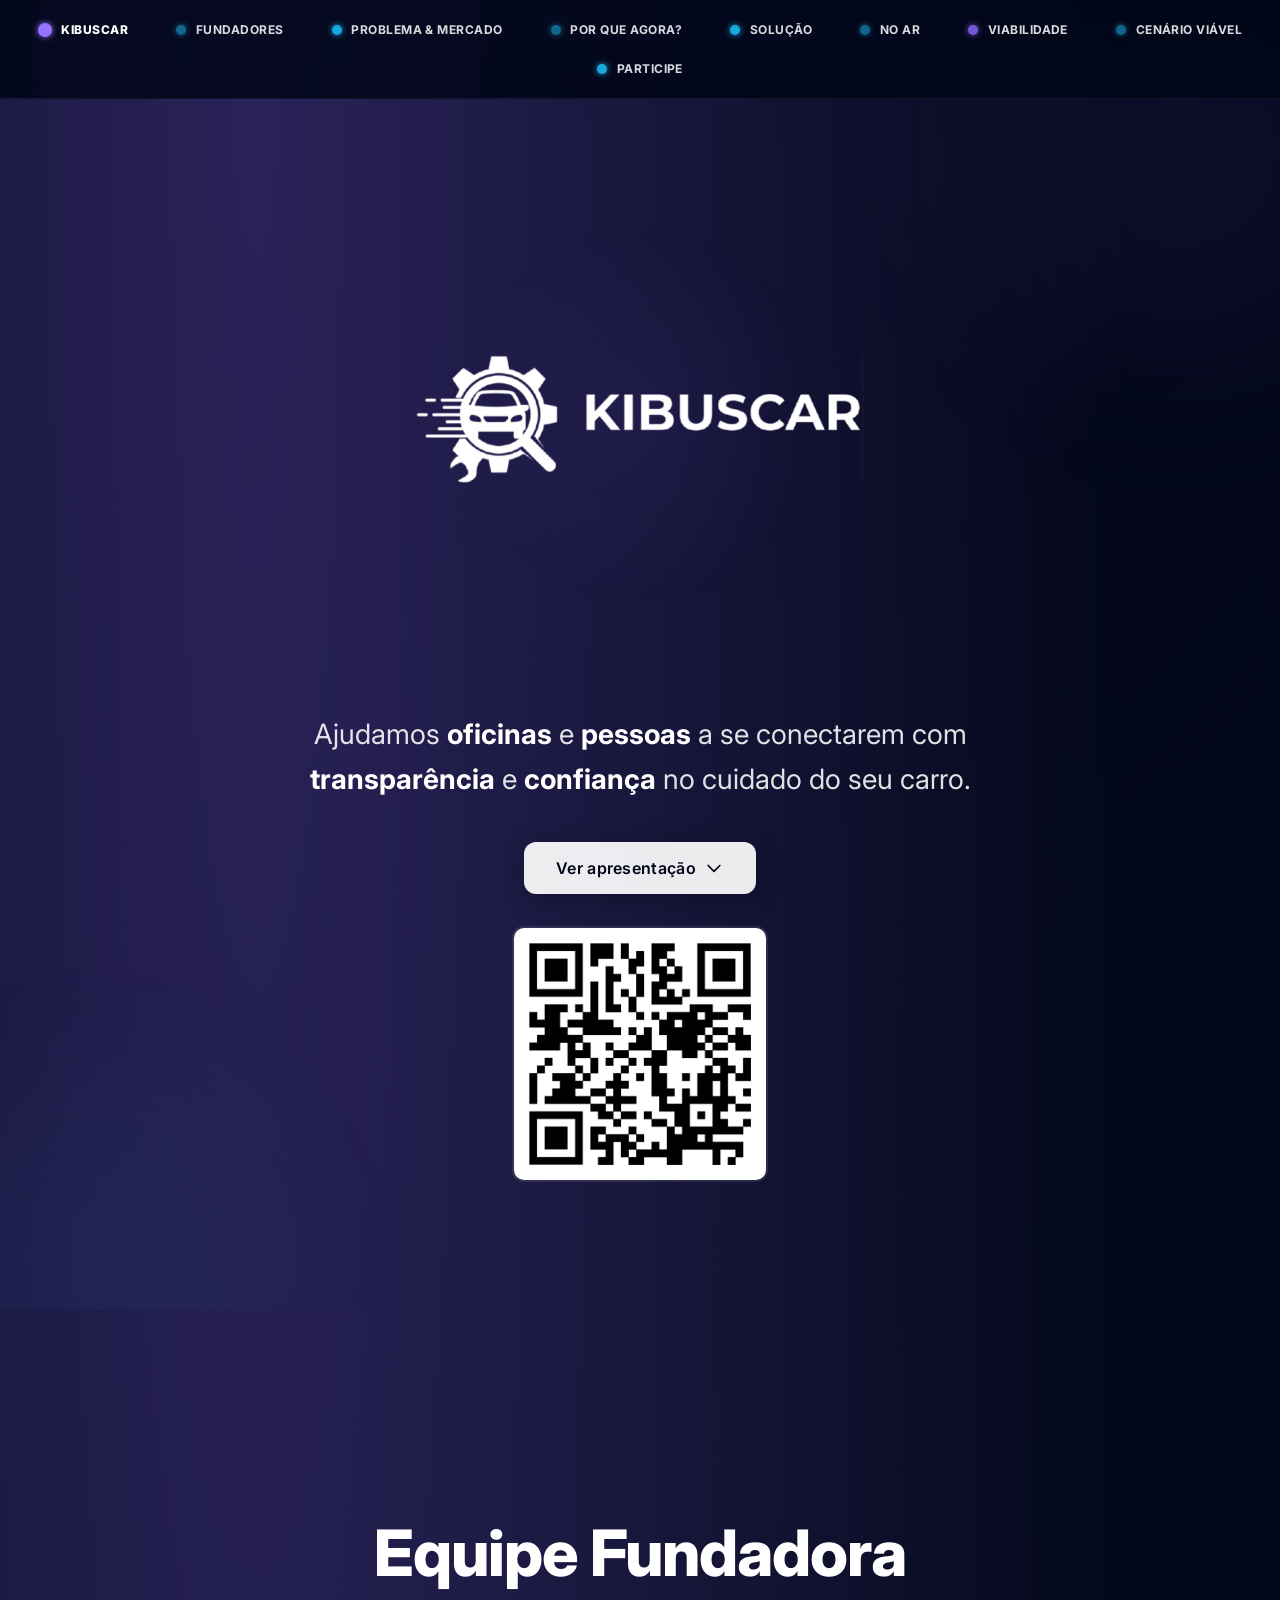
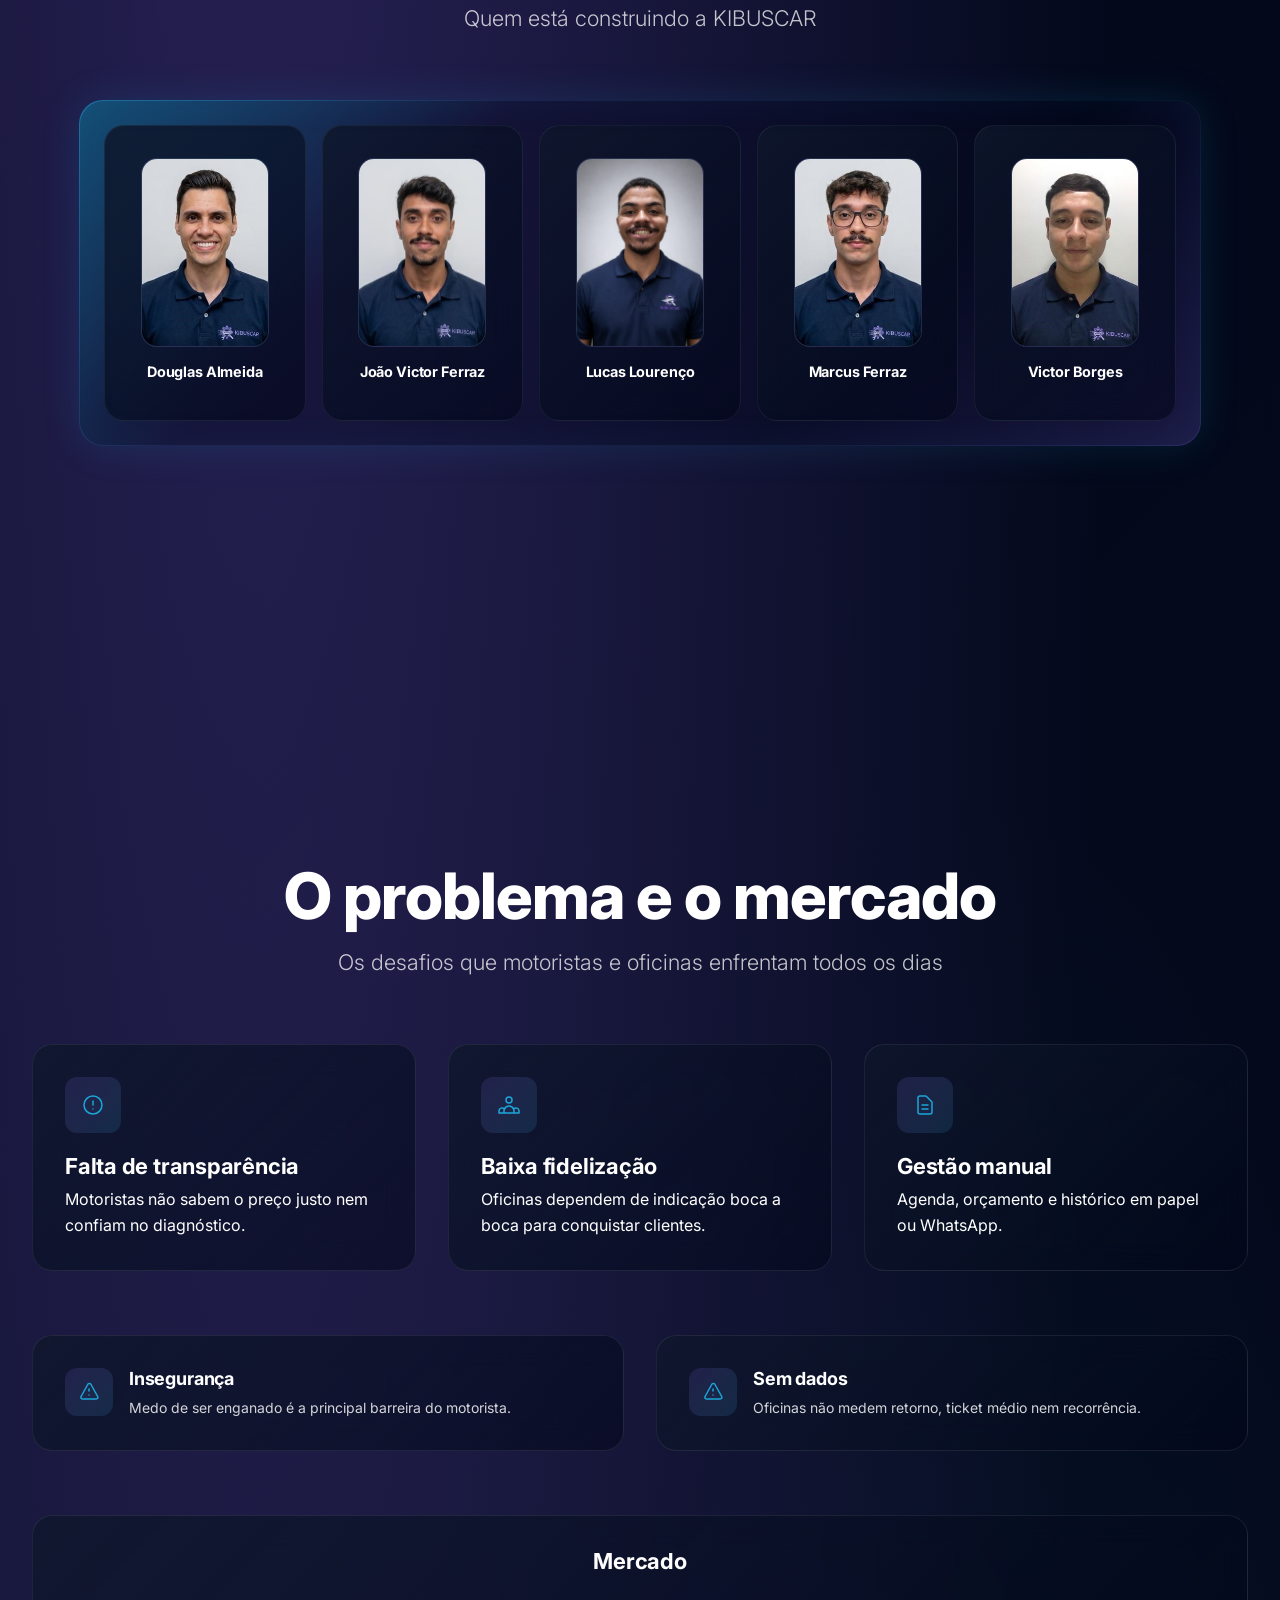
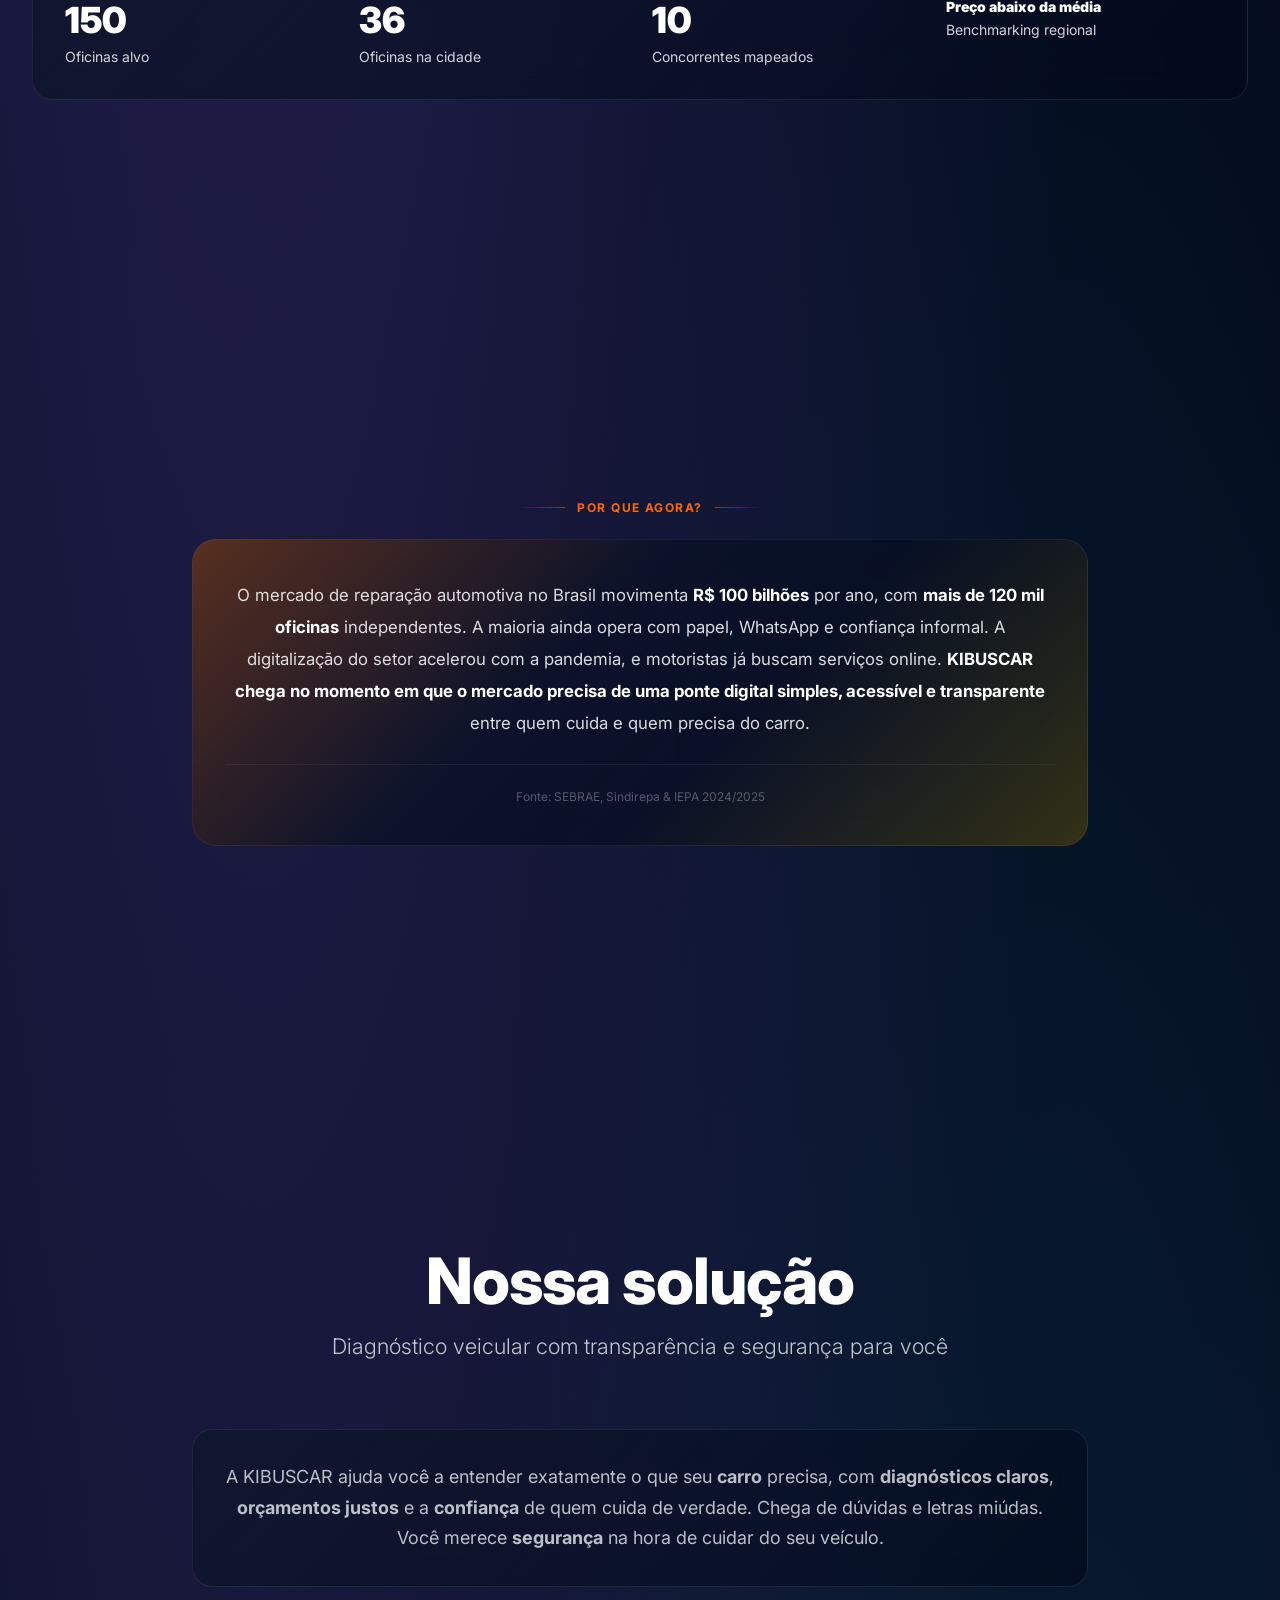
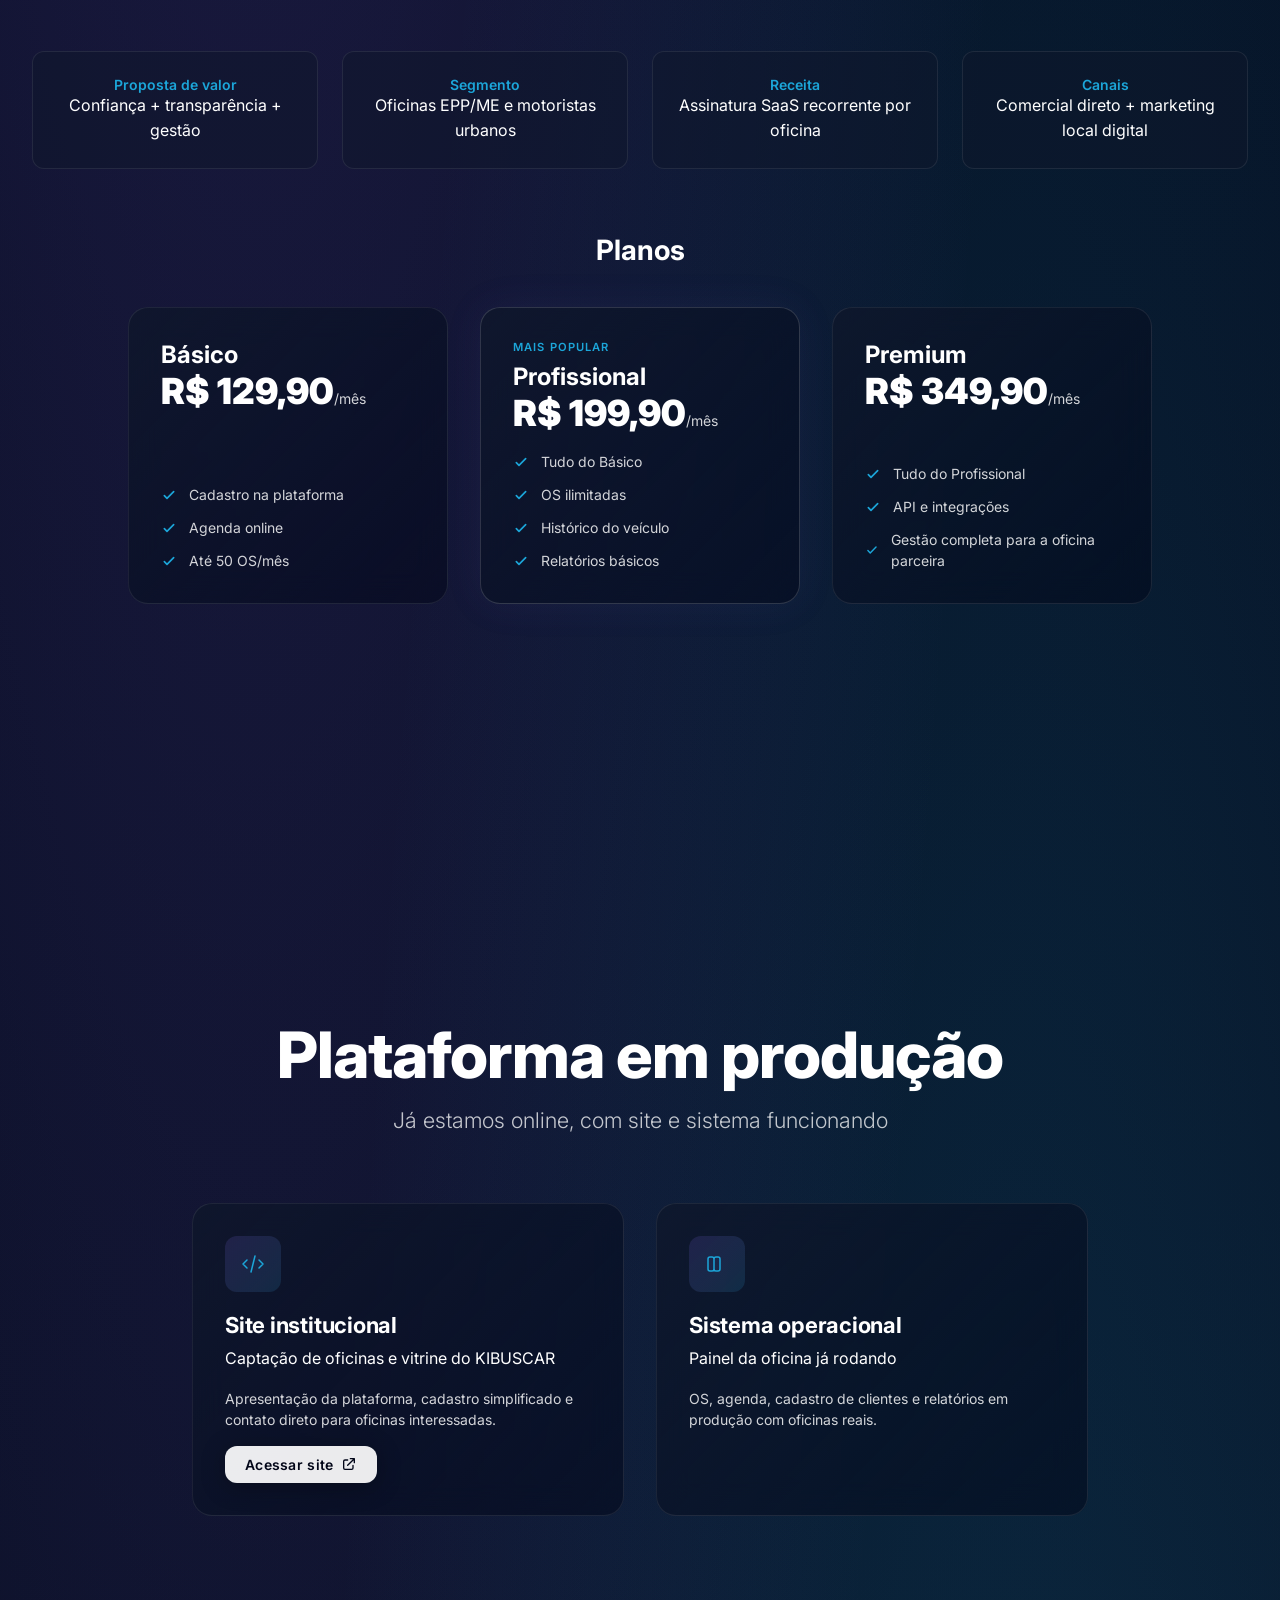
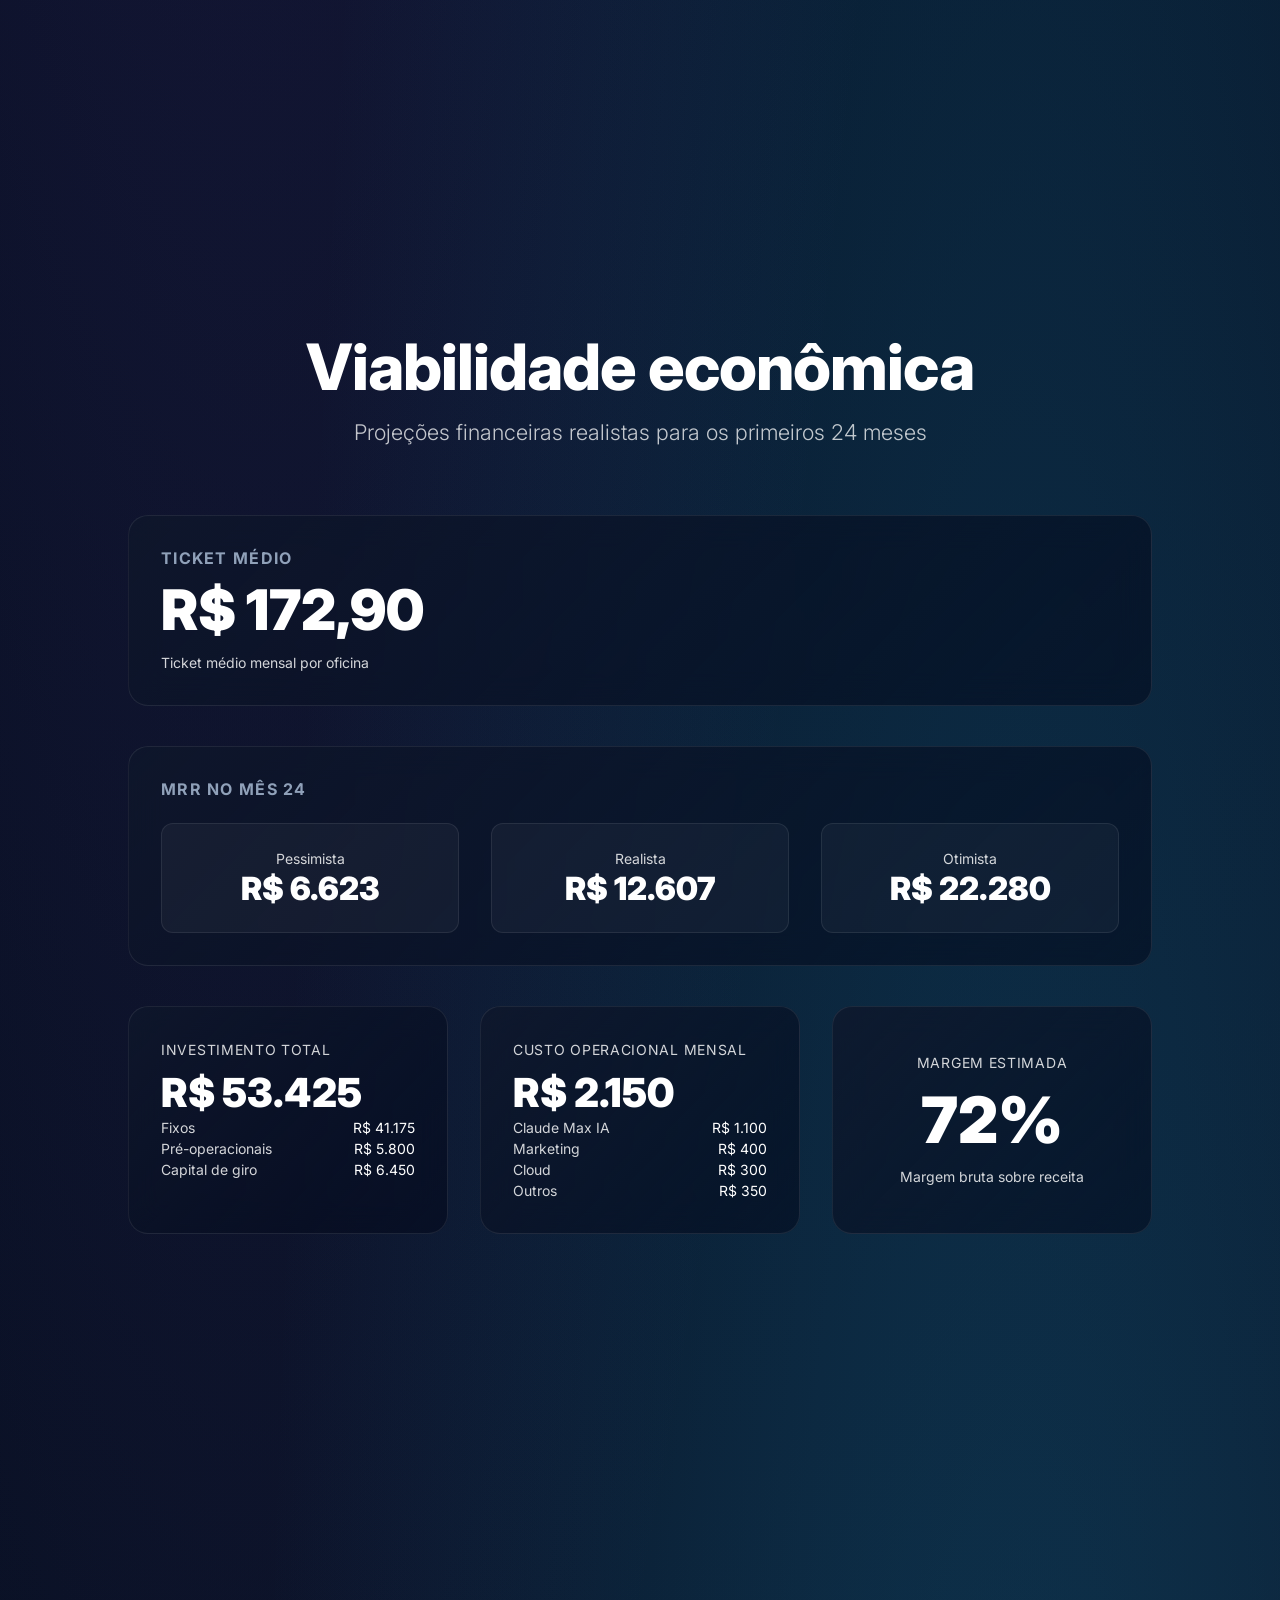
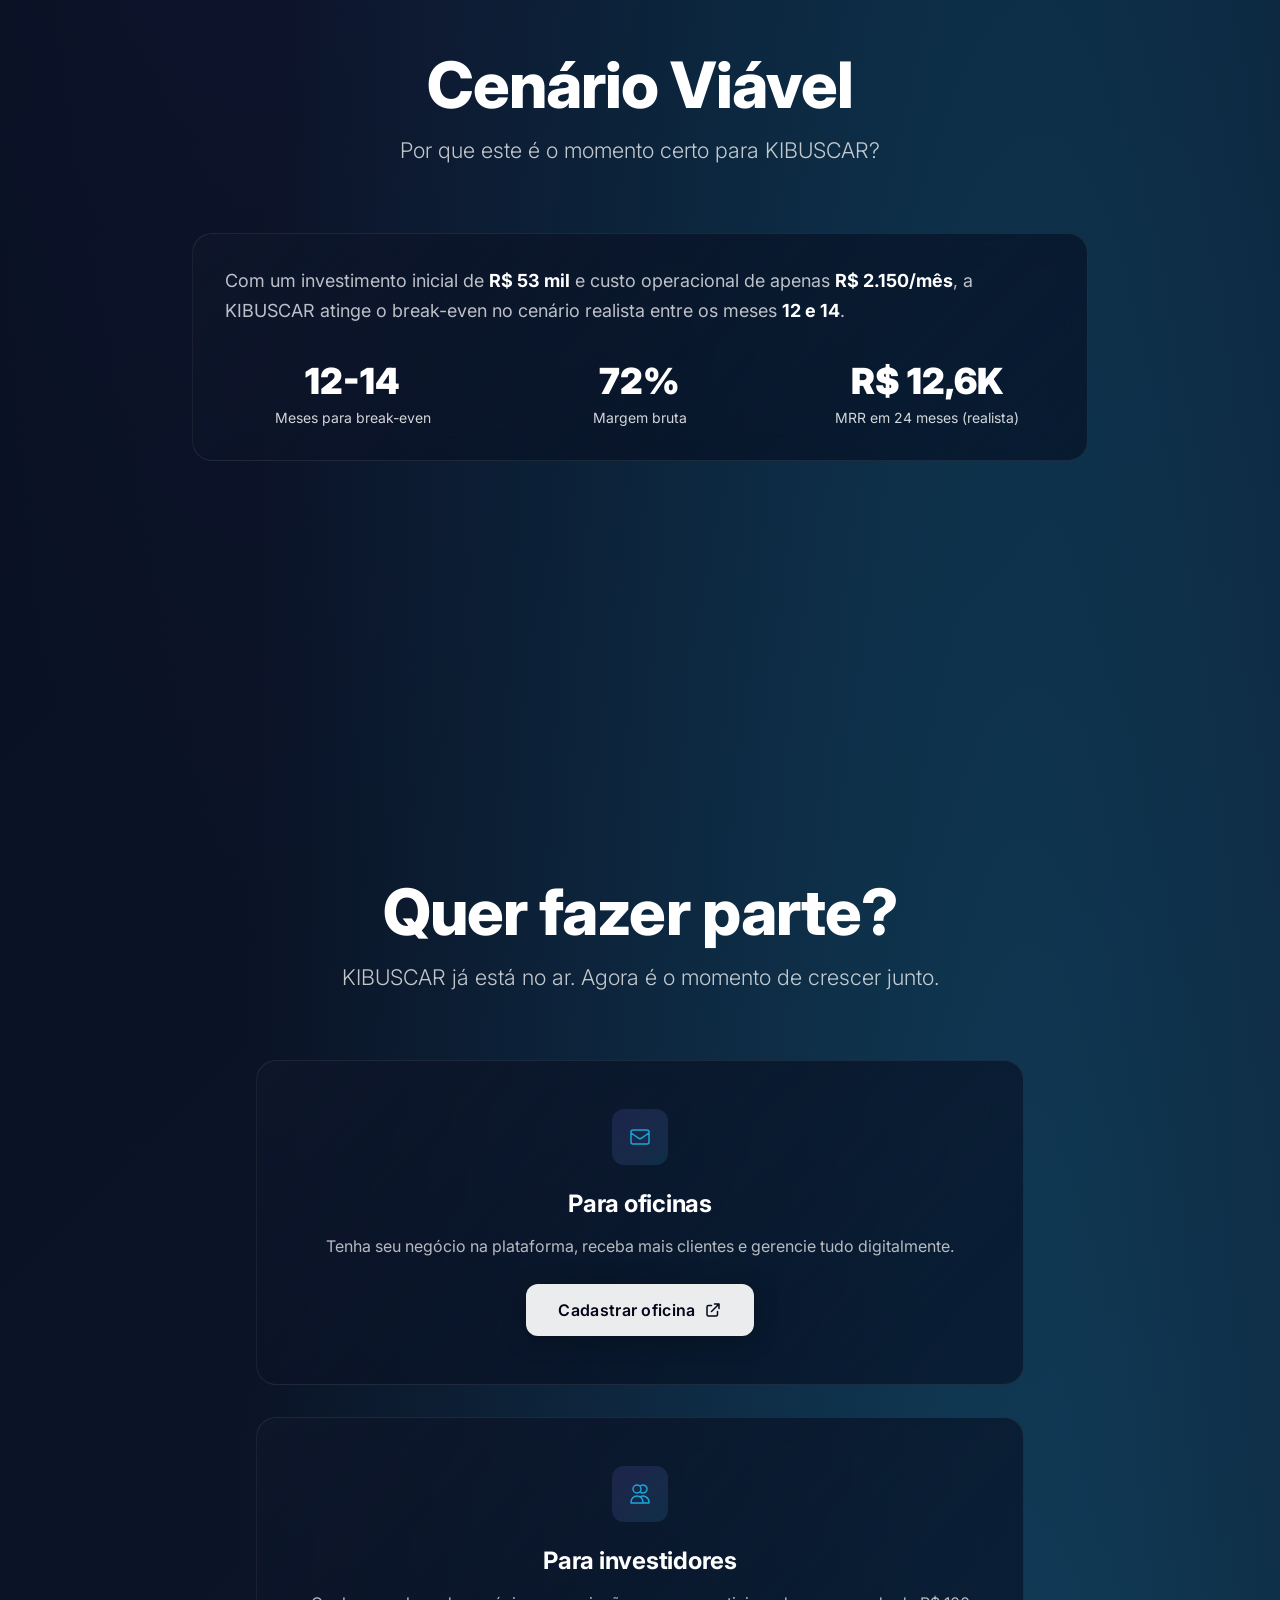
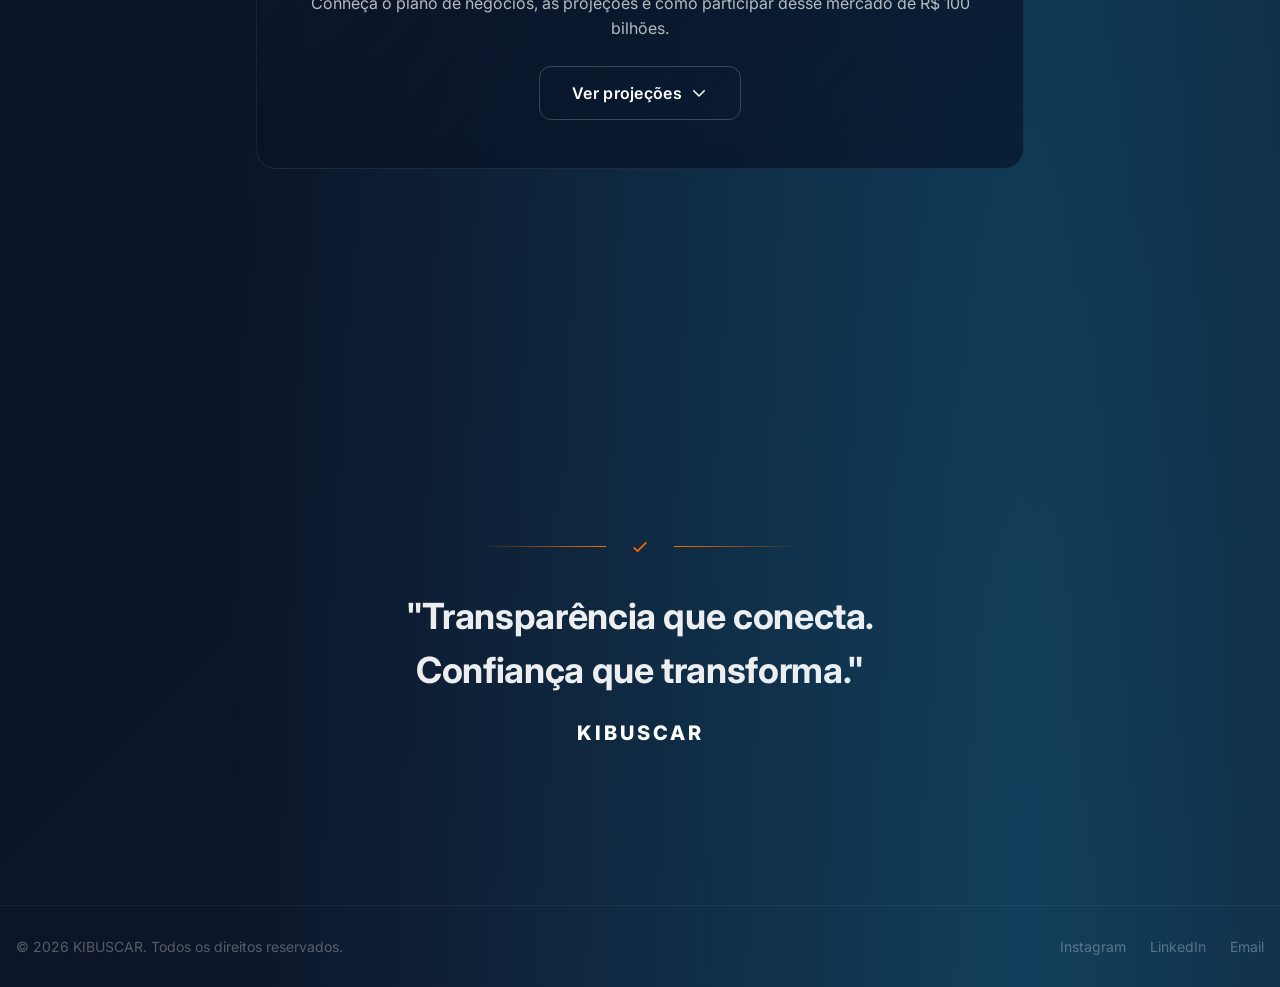
<file: index.html>
<!DOCTYPE html>
<html lang="pt-BR">
<head>
<meta charset="UTF-8">
<meta name="viewport" content="width=device-width, initial-scale=1.0">
<title>KIBUSCAR | Carros, Oficinas e Pessoas</title>
<link rel="icon" type="image/png" href="kibuscar-logo.png">
<link rel="apple-touch-icon" href="kibuscar-logo.png">
<link href="https://fonts.googleapis.com/css2?family=Inter:wght@300;400;500;600;700;800;900&display=swap" rel="stylesheet">
<style>
*, *::before, *::after { box-sizing: border-box; margin: 0; padding: 0; }
:root {
  --kibu-purple: oklch(55% .18 290);
  --kibu-teal: oklch(68% .13 230);
  --foreground: oklch(100% 0 0);
  --muted-foreground: oklch(70.4% .04 256.788);
  --card-bg: oklch(20.8% .042 265.755);
  --surface: oklch(12.9% .042 264.695);
  --border: oklch(100% 0 0 / .1);
  --gradient-amber: linear-gradient(135deg, var(--kibu-purple), var(--kibu-teal));
}
html { scroll-behavior: smooth; scroll-padding-top: 2rem; }
body {
  font-family: 'Inter', system-ui, -apple-system, sans-serif;
  background: radial-gradient(ellipse at 20% 0%, oklch(55% .18 290 / 0.35), transparent 60%),
              radial-gradient(ellipse at 80% 100%, oklch(68% .13 230 / 0.28), transparent 55%),
              linear-gradient(135deg, oklch(12.9% .042 264.695) 0%, oklch(16% .04 265) 50%, oklch(20.8% .042 265.755) 100%);
  color: var(--foreground);
  -webkit-font-smoothing: antialiased;
  min-height: 100vh;
  padding-top: 3rem;
}
::selection { background: var(--kibu-purple); color: #fff; }
::-webkit-scrollbar { width: 8px; }
::-webkit-scrollbar-track { background: var(--surface); }
::-webkit-scrollbar-thumb { background: var(--kibu-purple); border-radius: 4px; }

/* ===== KEYWORD SIDEBAR ===== */
.keyword-bar {
  position: fixed; top: 0; left: 0; right: 0;
  z-index: 50; display: flex; flex-direction: row;
  justify-content: center; align-items: center;
  gap: 0.5rem 1.5rem; padding: 0.875rem 1.5rem;
  flex-wrap: wrap;
  background: oklch(12.9% .042 264.695 / 0.88);
  backdrop-filter: blur(14px); -webkit-backdrop-filter: blur(14px);
  border-bottom: 1px solid oklch(100% 0 0 / 0.06);
}

.keyword-item {
  display: flex; align-items: center; gap: 0.6rem;
  text-decoration: none; transition: all 0.3s; cursor: pointer;
  padding: 0.5rem 0.75rem; border-radius: 0.5rem;
}
.keyword-item:hover { background: oklch(100% 0 0 / 0.05); }
.keyword-dot {
  width: 10px; height: 10px; border-radius: 50%;
  transition: all 0.3s; flex-shrink: 0;
  box-shadow: 0 0 6px currentColor;
}
.keyword-label {
  font-size: 0.75rem; font-weight: 700; letter-spacing: 0.04em;
  color: oklch(100% 0 0 / 0.85); text-transform: uppercase;
  transition: all 0.3s; white-space: nowrap;
}
.keyword-item:hover .keyword-dot { width: 12px; height: 12px; box-shadow: 0 0 12px currentColor; }
.keyword-item:hover .keyword-label { color: var(--foreground); }
.keyword-item.active .keyword-dot { width: 14px; height: 14px; filter: brightness(1.3); }
.keyword-item.active .keyword-label { color: var(--foreground); font-weight: 800; }

/* ===== CONTAINERS ===== */
.section { max-width: 1280px; margin: 0 auto; padding: 5rem 1rem; position: relative; z-index: 1; }
@media (min-width: 768px) { .section { padding: 8rem 1.5rem; } }
@media (min-width: 1024px) { .section { padding: 8rem 2rem; } }

/* ===== TYPOGRAPHY ===== */
.section-title {
  font-size: 2.5rem; font-weight: 800; letter-spacing: -0.02em; line-height: 1.1;
  color: var(--foreground); text-align: center; margin-bottom: 0.75rem;
}
@media (min-width: 768px) { .section-title { font-size: 4rem; letter-spacing: -0.015em; } }
.section-subtitle {
  font-size: 1.125rem; font-weight: 300; line-height: 1.7; max-width: 42rem;
  color: oklch(100% 0 0 / 0.75); text-align: center; margin: 0 auto;
}
@media (min-width: 768px) { .section-subtitle { font-size: 1.35rem; } }

.hero-headline {
  font-size: 1.5rem; line-height: 1.6; color: oklch(100% 0 0 / 0.88);
  max-width: 42rem; margin: 0 auto 2.5rem; font-weight: 400;
}
.hero-headline strong { color: oklch(100% 0 0); font-weight: 700; }
@media (min-width: 768px) { .hero-headline { font-size: 1.75rem; } }

.card-title {
  font-size: 1.25rem; font-weight: 700; margin-bottom: 0.5rem; color: var(--foreground); letter-spacing: -0.01em;
}
@media (min-width: 768px) { .card-title { font-size: 1.375rem; } }
.card-text { color: var(--foreground); line-height: 1.6; }
.card-text-sm { color: oklch(100% 0 0 / 0.82); font-size: 0.875rem; line-height: 1.5; }

.section-divider {
  height: 1px; max-width: 42rem; margin: 2rem auto 0;
  background: linear-gradient(90deg, transparent, oklch(100% 0 0 / 0.2), transparent);
}

/* ===== GLASS CARD ===== */
.glass {
  background: linear-gradient(135deg, oklch(20.8% .042 265.755 / 0.8) 0%, oklch(12.9% .042 264.695 / 0.5) 100%);
  backdrop-filter: blur(16px); -webkit-backdrop-filter: blur(16px);
  border: 1px solid oklch(100% 0 0 / 0.08);
  border-radius: 1.25rem;
  transition: all 0.4s cubic-bezier(0.4,0,0.2,1);
}
.glass:hover {
  border-color: oklch(100% 0 0 / 0.2);
  transform: translateY(-4px);
  box-shadow: 0 20px 60px rgba(0,0,0,0.4);
}
.glass:active {
  border-color: var(--kibu-purple);
  box-shadow: 0 0 0 2px oklch(55% .18 290 / 0.3), 0 20px 60px rgba(0,0,0,0.4);
  transform: translateY(-2px) scale(0.99);
}

/* ===== BUTTONS ===== */
.btn-primary, .btn-secondary {
  display: inline-flex; align-items: center; gap: 0.5rem;
  padding: 1rem 2rem; border-radius: 0.75rem;
  font-weight: 600; font-size: 1rem; text-decoration: none;
  transition: all 0.3s cubic-bezier(0.4,0,0.2,1); cursor: pointer;
  letter-spacing: 0.02em;
}
.btn-primary {
  background: oklch(100% 0 0 / 0.92);
  color: oklch(12.9% .042 264.695); box-shadow: 0 4px 24px rgba(0,0,0,0.3);
}
.btn-primary:hover { transform: translateY(-2px); box-shadow: 0 8px 32px rgba(0,0,0,0.4); background: #fff; }
.btn-secondary {
  border: 1.5px solid oklch(100% 0 0 / 0.2); color: var(--foreground); background: transparent;
}
.btn-secondary:hover { border-color: oklch(100% 0 0 / 0.5); background: oklch(100% 0 0 / 0.05); transform: translateY(-2px); }

/* ===== ACCENT ===== */
.accent-gradient {
  color: var(--foreground); transition: all 0.3s;
}
.accent-gradient:hover {
  color: var(--kibu-teal);
  transform: scale(1.04);
  display: inline-block;
}
.text-accent { color: var(--kibu-purple); }
.text-teal { color: var(--kibu-teal); }

/* ===== HERO GLOW ===== */
.hero-glow, .hero-glow-2 {
  position: absolute; border-radius: 50%; pointer-events: none;
  filter: blur(60px); animation: pulseGlow 6s ease-in-out infinite;
}
.hero-glow {
  width: 600px; height: 600px; top: -200px; right: -200px;
  background: radial-gradient(circle, oklch(55% .18 290 / 0.12), transparent 70%);
}
.hero-glow-2 {
  width: 500px; height: 500px; bottom: -200px; left: -150px;
  background: radial-gradient(circle, oklch(68% .13 230 / 0.08), transparent 70%);
  animation-delay: 3s;
}
.hero-logo-wrap {
  display: inline-block; position: relative; margin: 0 auto 3.5rem;
  width: 30rem; height: 30rem; max-width: 85vw;
}
.hero-logo-wrap::before {
  content: ''; position: absolute; inset: 10%;
  border-radius: 50%;
  background: radial-gradient(circle, oklch(55% .18 290 / 0.08), transparent 70%);
  animation: logoPulse 5s ease-in-out infinite;
}
@keyframes logoPulse {
  0%, 100% { transform: scale(1); opacity: 0.6; }
  50% { transform: scale(1.2); opacity: 1; }
}
@keyframes pulseGlow {
  0%, 100% { opacity: 0.5; transform: scale(1); }
  50% { opacity: 1; transform: scale(1.1); }
}

/* ===== NEON ACCENTS ===== */
:root {
  --neon-orange: oklch(72% 0.22 45);
  --neon-red: oklch(62% 0.24 25);
  --neon-yellow: oklch(85% 0.18 95);
}
.bg-deco {
  position: fixed; inset: 0; pointer-events: none; z-index: 0; overflow: hidden;
}
.bg-deco .accent {
  position: absolute; border-radius: 999px;
}
/* Horizontal line: problem → solution transition */
.bg-deco .accent:nth-child(1) {
  top: 105vh; left: 10%; height: 1px; width: 0;
  background: var(--neon-red);
  box-shadow: 0 0 6px var(--neon-red);
  animation: neonSlide 10s ease-in-out infinite;
}
/* Horizontal line: viability area */
.bg-deco .accent:nth-child(2) {
  top: 470vh; right: 15%; height: 1px; width: 0;
  background: var(--neon-yellow);
  box-shadow: 0 0 6px var(--neon-yellow);
  animation: neonSlide 12s ease-in-out infinite;
  animation-delay: -5s;
}
/* Vertical accent near hero */
.bg-deco .accent:nth-child(3) {
  bottom: 5%; right: 6%; width: 1px; height: 0;
  background: linear-gradient(180deg, transparent, var(--neon-orange));
  box-shadow: 0 0 8px var(--neon-orange);
  animation: neonRise 8s ease-in-out infinite;
}
/* Soft glow behind MVP/planos section */
.bg-deco .glow {
  position: absolute; border-radius: 50%;
  filter: blur(60px); opacity: 0.03;
  animation: orbFloat 30s infinite ease-in-out;
}
.bg-deco .glow:nth-child(4) {
  width: 350px; height: 350px; top: 200vh; left: 50%;
  transform: translateX(-50%);
  background: radial-gradient(circle, var(--neon-yellow), transparent);
  animation-delay: -10s;
}

@keyframes neonSlide {
  0%, 100% { width: 0; opacity: 0; }
  15% { opacity: 0.06; }
  40% { width: 35%; opacity: 0.1; }
  70% { width: 20%; opacity: 0.05; }
  90% { opacity: 0; }
}
@keyframes neonRise {
  0%, 100% { height: 0; opacity: 0; }
  15% { opacity: 0.07; }
  40% { height: 80px; opacity: 0.12; }
  70% { height: 50px; opacity: 0.05; }
  90% { opacity: 0; }
}
@keyframes orbFloat {
  0%, 100% { transform: translateX(-50%) translate(0, 0) scale(1); }
  25% { transform: translateX(-50%) translate(20px, -30px) scale(1.1); }
  50% { transform: translateX(-50%) translate(-20px, 20px) scale(0.9); }
  75% { transform: translateX(-50%) translate(15px, -10px) scale(1.05); }
}
.fade-in { opacity: 0; transform: translateY(30px); transition: opacity 0.8s ease-out, transform 0.8s ease-out; }
.fade-in.visible { opacity: 1; transform: translateY(0); }

/* ===== LOGO / PHOTO PLACEHOLDERS ===== */
.photo-placeholder {
  width: 7rem; aspect-ratio: 250/370; border-radius: 1rem;
  background: linear-gradient(135deg, oklch(55% .18 290 / 0.2), oklch(68% .13 230 / 0.12));
  display: flex; align-items: center; justify-content: center;
  border: 1.5px solid oklch(100% 0 0 / .06); margin: 0 auto 1rem;
  transition: all 0.3s ease; overflow: hidden;
}
@media (min-width: 768px) { .photo-placeholder { width: 8rem; } }
.photo-placeholder span { color: oklch(100% 0 0 / .2); font-size: 0.75rem; font-weight: 300; letter-spacing: 0.02em; }
.photo-placeholder img { width: 100%; height: 100%; object-fit: cover; }
.team-card:hover .photo-placeholder {
  border-color: oklch(68% .13 230 / 0.3);
  box-shadow: 0 0 20px oklch(68% .13 230 / 0.1);
}

/* ===== TEAM CARD ===== */
.team-card {
  display: flex; flex-direction: column; align-items: center; text-align: center;
  padding: 2rem 1.5rem;
  background: linear-gradient(135deg, oklch(20.8% .042 265.755 / 0.85) 0%, oklch(12.9% .042 264.695 / 0.55) 100%);
  backdrop-filter: blur(16px); border: 1px solid oklch(100% 0 0 / 0.06);
  border-radius: 1.25rem;
  transition: all 0.4s cubic-bezier(0.4,0,0.2,1);
  position: relative; overflow: hidden;
}
.team-card::before {
  content: ''; position: absolute; top: 0; left: 0; right: 0;
  height: 2px;
  background: linear-gradient(90deg, transparent, oklch(68% .13 230 / 0.3), transparent);
  opacity: 0; transition: opacity 0.4s ease;
}
.team-card:hover {
  border-color: oklch(100% 0 0 / 0.15); transform: translateY(-6px);
  box-shadow: 0 24px 64px rgba(0,0,0,0.5);
}
.team-card:hover::before { opacity: 1; }
.team-card:active {
  border-color: var(--kibu-purple);
  box-shadow: 0 0 0 2px oklch(55% .18 290 / 0.3), 0 24px 64px rgba(0,0,0,0.5);
  transform: translateY(-3px) scale(0.99);
}

/* ===== TEAM NEON FRAME ===== */
.team-neon-frame {
  position: relative; padding: 1.5rem; border-radius: 1.5rem;
  background: oklch(12.9% .042 264.695 / 0.3);
}
.team-neon-frame::before {
  content: ''; position: absolute; inset: -1px;
  border-radius: 1.5rem;
  background: linear-gradient(135deg, oklch(68% .13 230 / 0.6), transparent 30%, transparent 70%, oklch(55% .18 290 / 0.35));
  z-index: -1;
  animation: neonBorder 3s ease-in-out infinite;
}
.team-neon-frame::after {
  content: ''; position: absolute; inset: 0;
  border-radius: 1.5rem;
  box-shadow: 0 0 40px oklch(68% .13 230 / 0.15), inset 0 0 40px oklch(68% .13 230 / 0.06);
  pointer-events: none;
  animation: neonGlow 3s ease-in-out infinite;
}
@keyframes neonBorder {
  0%, 100% { opacity: 0.5; }
  50% { opacity: 1; }
}
@keyframes neonGlow {
  0%, 100% { box-shadow: 0 0 25px oklch(68% .13 230 / 0.1), inset 0 0 25px oklch(68% .13 230 / 0.04); }
  50% { box-shadow: 0 0 55px oklch(68% .13 230 / 0.2), inset 0 0 55px oklch(68% .13 230 / 0.08); }
}

/* ===== PLAN CARD ===== */
.plan-card {
  display: flex; flex-direction: column; padding: 2rem;
  background: linear-gradient(135deg, oklch(20.8% .042 265.755 / 0.8) 0%, oklch(12.9% .042 264.695 / 0.5) 100%);
  backdrop-filter: blur(16px); border: 1px solid oklch(100% 0 0 / 0.08);
  border-radius: 1.25rem;
  transition: all 0.4s cubic-bezier(0.4,0,0.2,1);
}
.plan-card:hover { border-color: oklch(100% 0 0 / 0.2); transform: translateY(-4px); box-shadow: 0 20px 60px rgba(0,0,0,0.4); }
.plan-card:active { border-color: var(--kibu-purple); box-shadow: 0 0 0 2px oklch(55% .18 290 / 0.3), 0 20px 60px rgba(0,0,0,0.4); transform: translateY(-2px) scale(0.99); }
.plan-card.featured { border-color: oklch(100% 0 0 / 0.15); box-shadow: 0 0 40px oklch(55% .18 290 / 0.08); }

/* ===== METRIC CARD ===== */
.metric-card {
  padding: 1.5rem; border-radius: 0.75rem; text-align: center;
  background: oklch(20.8% .042 265.755 / 0.5); border: 1px solid oklch(100% 0 0 / 0.08);
  transition: all 0.3s;
}
.metric-card:hover { border-color: oklch(100% 0 0 / 0.2); background: oklch(20.8% .042 265.755 / 0.7); }
.metric-card:active { border-color: var(--kibu-teal); box-shadow: 0 0 0 2px oklch(68% .13 230 / 0.3); transform: scale(0.98); }

/* ===== ICON BOX ===== */
.icon-box {
  width: 3.5rem; height: 3.5rem; border-radius: 0.75rem;
  background: linear-gradient(135deg, oklch(55% .18 290 / 0.18), oklch(68% .13 230 / 0.15));
  display: flex; align-items: center; justify-content: center; flex-shrink: 0;
}
.icon-box svg, .icon-box-sm svg { width: 1.5rem; height: 1.5rem; color: var(--kibu-teal); }
.icon-box-sm {
  width: 3rem; height: 3rem; border-radius: 0.75rem;
  background: linear-gradient(135deg, oklch(55% .18 290 / 0.18), oklch(68% .13 230 / 0.15));
  display: flex; align-items: center; justify-content: center; flex-shrink: 0;
}

/* ===== STEP ===== */
.step-num {
  width: 2.5rem; height: 2.5rem; border-radius: 50%;
  background: var(--gradient-amber);
  display: flex; align-items: center; justify-content: center;
  color: #fff; font-weight: 700; font-size: 0.875rem; flex-shrink: 0;
}

/* ===== IMPACT SECTION ===== */
.impact-section {
  text-align: center; padding: 6rem 1rem;
  max-width: 64rem; margin: 0 auto;
}
.impact-frame {
  display: flex; align-items: center; gap: 1.5rem;
  justify-content: center; margin-bottom: 2rem;
}
.impact-frame .line {
  flex: 1; max-width: 8rem; height: 1px;
  background: linear-gradient(90deg, transparent, var(--neon-orange));
}
.impact-frame .line:last-child {
  background: linear-gradient(90deg, var(--neon-orange), transparent);
}
.impact-phrase {
  font-size: 1.75rem; font-weight: 700; line-height: 1.5; letter-spacing: -0.01em;
  color: oklch(100% 0 0 / 0.92); max-width: 48rem; margin: 0 auto 1.5rem;
}
@media (min-width: 768px) { .impact-phrase { font-size: 2.25rem; } }
.impact-brand {
  font-size: 1.25rem; font-weight: 800; letter-spacing: 0.15em; text-transform: uppercase;
  color: var(--foreground);
}

/* ===== WHY NOW SECTION ===== */
.why-now-card {
  position: relative;
  background: linear-gradient(135deg, oklch(20.8% .042 265.755 / 0.9) 0%, oklch(12.9% .042 264.695 / 0.6) 100%);
  backdrop-filter: blur(16px); -webkit-backdrop-filter: blur(16px);
  border-radius: 1.5rem; padding: 2.5rem 2rem;
  border: 1px solid oklch(100% 0 0 / 0.06);
  animation: whyPulse 4s ease-in-out infinite;
}
.why-now-card::before {
  content: ''; position: absolute; inset: -1px;
  border-radius: 1.5rem;
  background: linear-gradient(135deg, oklch(72% 0.22 45 / 0.3), transparent 40%, transparent 60%, oklch(85% 0.18 95 / 0.2));
  z-index: -1;
  animation: whyBorder 6s ease-in-out infinite;
}
@keyframes whyPulse {
  0%, 100% { box-shadow: 0 0 20px oklch(72% 0.22 45 / 0.05), 0 8px 32px rgba(0,0,0,0.4); }
  50% { box-shadow: 0 0 40px oklch(72% 0.22 45 / 0.12), 0 12px 48px rgba(0,0,0,0.5); }
}
@keyframes whyBorder {
  0%, 100% { opacity: 0.4; }
  50% { opacity: 1; }
}
.why-now-divider {
  display: flex; align-items: center; justify-content: center; gap: 0.75rem;
  margin-bottom: 1.5rem;
}
.why-now-divider .line {
  flex: 1; max-width: 3rem; height: 1px;
  background: linear-gradient(90deg, transparent, oklch(72% 0.22 45 / 0.5));
  animation: dividerPulse 3s ease-in-out infinite;
}
.why-now-divider .line:last-child {
  background: linear-gradient(90deg, oklch(72% 0.22 45 / 0.5), transparent);
  animation-delay: -1.5s;
}
@keyframes dividerPulse {
  0%, 100% { opacity: 0.3; }
  50% { opacity: 1; }
}
.why-now-label {
  font-size: 0.75rem; font-weight: 700; letter-spacing: 0.12em; text-transform: uppercase;
  color: oklch(72% 0.22 45);
  animation: labelGlow 3s ease-in-out infinite;
}
@keyframes labelGlow {
  0%, 100% { text-shadow: 0 0 4px oklch(72% 0.22 45 / 0.2); }
  50% { text-shadow: 0 0 12px oklch(72% 0.22 45 / 0.5); }
}

/* ===== FOOTER ===== */
footer { border-top: 1px solid oklch(100% 0 0 / .05); padding: 2rem 0; }
.footer-inner {
  max-width: 1280px; margin: 0 auto; padding: 0 1rem;
  display: flex; flex-direction: column; align-items: center; gap: 1rem;
}
@media (min-width: 768px) { .footer-inner { flex-direction: row; justify-content: space-between; } }
footer p { color: oklch(100% 0 0 / .3); font-size: 0.875rem; }
footer a { color: oklch(100% 0 0 / .3); font-size: 0.875rem; text-decoration: none; transition: color 0.3s; }
footer a:hover { color: var(--kibu-teal); }
footer .links { display: flex; gap: 1.5rem; }

/* ===== UTILITY GRIDS ===== */
.grid-3 { display: grid; gap: 1.5rem; }
@media (min-width: 768px) { .grid-3 { grid-template-columns: repeat(3, 1fr); gap: 2rem; } }
.grid-2 { display: grid; gap: 1.5rem; }
@media (min-width: 768px) { .grid-2 { grid-template-columns: repeat(2, 1fr); gap: 2rem; } }
.grid-4 { display: grid; gap: 1.5rem; }
@media (min-width: 768px) { .grid-4 { grid-template-columns: repeat(4, 1fr); gap: 1.5rem; } }
.grid-metrics { display: grid; grid-template-columns: repeat(2, 1fr); gap: 1rem; }
@media (min-width: 768px) { .grid-metrics { grid-template-columns: repeat(4, 1fr); gap: 1.5rem; } }
.flex-gap { display: flex; gap: 1rem; flex-wrap: wrap; }
.mb-16 { margin-bottom: 4rem; } .mb-10 { margin-bottom: 2.5rem; } .mb-8 { margin-bottom: 2rem; }
.mb-6 { margin-bottom: 1.5rem; } .mb-4 { margin-bottom: 1rem; } .mb-2 { margin-bottom: 0.5rem; }
.mt-1 { margin-top: 0.25rem; } .mt-2 { margin-top: 0.5rem; } .mt-auto { margin-top: auto; }
.gap-3 { gap: 0.75rem; } .gap-4 { gap: 1rem; } .gap-5 { gap: 1.25rem; }
.gap-6 { gap: 1.5rem; } .gap-10 { gap: 2.5rem; }
.p-6 { padding: 1.5rem; } .p-8 { padding: 2rem; }
@media (min-width: 768px) { .p-8-md { padding: 2.5rem; } .p-10-md { padding: 3rem; } }
.max-w-3xl { max-width: 48rem; } .max-w-4xl { max-width: 56rem; } .max-w-5xl { max-width: 64rem; }
.mx-auto { margin-left: auto; margin-right: auto; }
.text-center { text-align: center; } .text-left { text-align: left; }
.text-sm { font-size: 0.875rem; } .text-lg { font-size: 1.125rem; }
.text-xl { font-size: 1.25rem; } .text-3xl { font-size: 1.875rem; }
.text-4xl { font-size: 2.25rem; } .text-5xl { font-size: 3rem; }
@media (min-width: 768px) { .text-4xl-md { font-size: 3rem; } .text-5xl-md { font-size: 3.75rem; } }
.text-white { color: #fff; }
.font-light { font-weight: 300; } .font-medium { font-weight: 500; }
.font-semibold { font-weight: 600; } .font-bold { font-weight: 700; } .font-black { font-weight: 900; }
.tracking-widest { letter-spacing: 0.1em; } .uppercase { text-transform: uppercase; }
.leading-relaxed { line-height: 1.625; }
.h-full { height: 100%; } .shrink-0 { flex-shrink: 0; }
.justify-between { justify-content: space-between; }
.space-y-3 > * + * { margin-top: 0.75rem; }
.space-y-5 > * + * { margin-top: 1.25rem; }
.space-y-6 > * + * { margin-top: 1.5rem; }
.space-y-10 > * + * { margin-top: 2.5rem; }
</style>
</head>
<body>

<div class="bg-deco">
  <div class="accent"></div>
  <div class="accent"></div>
  <div class="accent"></div>
  <div class="glow"></div>
</div>

<!-- KEYWORD BAR -->
<nav class="keyword-bar" id="keywordBar"></nav>

<!-- ===== HERO ===== -->
<section id="abertura" style="position:relative;min-height:100vh;display:flex;align-items:center;overflow:hidden;">
  <div class="hero-glow"></div>
  <div class="hero-glow-2"></div>
  <div class="section" style="width:100%;">
    <div class="fade-in" style="display:flex;flex-direction:column;align-items:center;text-align:center;">
      <a href="https://kibuscar.com.br/?i=2" target="_blank" rel="noopener noreferrer" class="hero-logo-wrap">
        <img src="kibuscar-logo.png" alt="KIBUSCAR" style="width:100%;height:100%;filter:brightness(0) invert(1);object-fit:contain;position:relative;z-index:1;">
      </a>
      <h1 style="display:none;">KIBUSCAR | Carros, Oficinas e Pessoas</h1>
      <p class="hero-headline">Ajudamos <strong>oficinas</strong> e <strong>pessoas</strong> a se conectarem com <strong>transparência</strong> e <strong>confiança</strong> no cuidado do seu carro.</p>
      <div style="display:flex;gap:1rem;flex-wrap:wrap;justify-content:center;">
        <a href="#solucao" class="btn-primary">
          Ver apresentação
          <svg width="20" height="20" fill="none" viewBox="0 0 24 24" stroke="currentColor"><path stroke-linecap="round" stroke-linejoin="round" stroke-width="2" d="M19 9l-7 7-7-7"/></svg>
        </a>
      </div>
      <div style="margin-top:2rem;display:flex;justify-content:center;">
        <img src="img/qrcode.jpeg" alt="QR Code" style="width:16rem;height:16rem;border-radius:0.75rem;border:2px solid oklch(100% 0 0 / 0.1);">
      </div>
    </div>
  </div>
</section>

<!-- ===== EQUIPE ===== -->
<section id="equipe" style="padding:5rem 0;">
  <div class="section">
    <div class="section-title">Equipe Fundadora</div>
    <p class="section-subtitle mb-16">Quem está construindo a KIBUSCAR</p>
    <div class="fade-in" style="max-width:70rem;margin:0 auto;">
      <div class="team-neon-frame">
        <div style="display:flex;justify-content:center;gap:1rem;flex-wrap:wrap;">
          <div class="fade-in team-card" style="flex:1;min-width:9rem;max-width:13rem;">
             <div class="photo-placeholder"><img src="img/Douglas.jpeg" alt="Douglas Almeida"></div>
            <h3 class="card-title" style="font-size:0.9rem;">Douglas Almeida</h3>
          </div>
          <div class="fade-in team-card" style="flex:1;min-width:11rem;max-width:15rem;">
            <div class="photo-placeholder"><img src="img/Joao.jpeg" alt="João Ferraz"></div>
            <h3 class="card-title" style="font-size:0.9rem;">João Victor Ferraz</h3>
          </div>
          <div class="fade-in team-card" style="flex:1;min-width:9rem;max-width:13rem;">
             <div class="photo-placeholder"><img src="img/Lucas.jpeg" alt="Lucas Lourenço"></div>
            <h3 class="card-title" style="font-size:0.9rem;">Lucas Lourenço</h3>
          </div>
          <div class="fade-in team-card" style="flex:1;min-width:9rem;max-width:13rem;">
            <div class="photo-placeholder"><img src="img/Marcus.jpeg" alt="Marcus Ferraz"></div>
            <h3 class="card-title" style="font-size:0.9rem;">Marcus Ferraz</h3>
          </div>
          <div class="fade-in team-card" style="flex:1;min-width:9rem;max-width:13rem;">
             <div class="photo-placeholder"><img src="img/Victor.jpeg" alt="Victor Borges"></div>
            <h3 class="card-title" style="font-size:0.9rem;">Victor Borges</h3>
          </div>
        </div>
      </div>
    </div>
  </div>
</section>

<!-- ===== PROBLEMA & MERCADO ===== -->
<section id="problema-mercado" style="padding:5rem 0;">
  <div class="section">
    <div class="section-title">O problema e o mercado</div>
    <p class="section-subtitle mb-16">Os desafios que motoristas e oficinas enfrentam todos os dias</p>
    <div class="grid-3 mb-16">
      <div class="fade-in glass p-8">
        <div class="icon-box" style="margin-bottom:1.25rem;">
          <svg fill="none" viewBox="0 0 24 24" stroke="currentColor"><path stroke-linecap="round" stroke-linejoin="round" stroke-width="1.5" d="M12 8v4m0 4h.01M21 12a9 9 0 11-18 0 9 9 0 0118 0z"/></svg>
        </div>
        <h3 class="card-title">Falta de transparência</h3>
        <p class="card-text">Motoristas não sabem o preço justo nem confiam no diagnóstico.</p>
      </div>
      <div class="fade-in glass p-8">
        <div class="icon-box" style="margin-bottom:1.25rem;">
          <svg fill="none" viewBox="0 0 24 24" stroke="currentColor"><path stroke-linecap="round" stroke-linejoin="round" stroke-width="1.5" d="M17 20h5v-2a3 3 0 00-5.356-1.857M17 20H7m10 0v-2c0-.656-.126-1.283-.356-1.857M7 20H2v-2a3 3 0 015.356-1.857M7 20v-2c0-.656.126-1.283.356-1.857m0 0a5.002 5.002 0 019.288 0M15 7a3 3 0 11-6 0 3 3 0 016 0z"/></svg>
        </div>
        <h3 class="card-title">Baixa fidelização</h3>
        <p class="card-text">Oficinas dependem de indicação boca a boca para conquistar clientes.</p>
      </div>
      <div class="fade-in glass p-8">
        <div class="icon-box" style="margin-bottom:1.25rem;">
          <svg fill="none" viewBox="0 0 24 24" stroke="currentColor"><path stroke-linecap="round" stroke-linejoin="round" stroke-width="1.5" d="M9 12h6m-6 4h6m2 5H7a2 2 0 01-2-2V5a2 2 0 012-2h5.586a1 1 0 01.707.293l5.414 5.414a1 1 0 01.293.707V19a2 2 0 01-2 2z"/></svg>
        </div>
        <h3 class="card-title">Gestão manual</h3>
        <p class="card-text">Agenda, orçamento e histórico em papel ou WhatsApp.</p>
      </div>
    </div>
    <div class="grid-2 mb-16">
      <div class="fade-in glass p-8 flex-gap" style="align-items:flex-start;flex-wrap:nowrap;">
        <div class="icon-box-sm">
          <svg fill="none" viewBox="0 0 24 24" stroke="currentColor"><path stroke-linecap="round" stroke-linejoin="round" stroke-width="1.5" d="M12 9v2m0 4h.01m-6.938 4h13.856c1.54 0 2.502-1.667 1.732-2.5L13.732 4c-.77-.833-1.964-.833-2.732 0L4.082 16.5c-.77.833.192 2.5 1.732 2.5z"/></svg>
        </div>
        <div><h3 class="card-title" style="font-size:1.125rem;">Insegurança</h3><p class="card-text-sm">Medo de ser enganado é a principal barreira do motorista.</p></div>
      </div>
      <div class="fade-in glass p-8 flex-gap" style="align-items:flex-start;flex-wrap:nowrap;">
        <div class="icon-box-sm">
          <svg fill="none" viewBox="0 0 24 24" stroke="currentColor"><path stroke-linecap="round" stroke-linejoin="round" stroke-width="1.5" d="M12 9v2m0 4h.01m-6.938 4h13.856c1.54 0 2.502-1.667 1.732-2.5L13.732 4c-.77-.833-1.964-.833-2.732 0L4.082 16.5c-.77.833.192 2.5 1.732 2.5z"/></svg>
        </div>
        <div><h3 class="card-title" style="font-size:1.125rem;">Sem dados</h3><p class="card-text-sm">Oficinas não medem retorno, ticket médio nem recorrência.</p></div>
      </div>
    </div>
    <div class="fade-in glass" style="padding:2rem;">
      <h3 class="card-title text-center mb-6">Mercado</h3>
      <div class="grid-metrics">
        <div><p class="text-4xl font-black accent-gradient">150</p><p class="card-text-sm mt-1">Oficinas alvo</p></div>
        <div><p class="text-4xl font-black accent-gradient">36</p><p class="card-text-sm mt-1">Oficinas na cidade</p></div>
        <div><p class="text-4xl font-black accent-gradient">10</p><p class="card-text-sm mt-1">Concorrentes mapeados</p></div>
        <div><p class="text-sm font-black accent-gradient">Preço abaixo da média</p><p class="card-text-sm mt-1">Benchmarking regional</p></div>
      </div>
    </div>
  </div>
</section>

<!-- ===== POR QUE AGORA? ===== -->
<section id="por-que-agora" style="padding:4rem 0;">
  <div class="section">
    <div class="fade-in" style="max-width:56rem;margin:0 auto;text-align:center;">
      <div class="why-now-divider">
        <div class="line"></div>
        <span class="why-now-label">Por que agora?</span>
        <div class="line"></div>
      </div>
      <div class="why-now-card">
        <p style="color:oklch(100% 0 0 / 0.85);line-height:1.9;font-size:1.05rem;">
          O mercado de reparação automotiva no Brasil movimenta <strong style="color:var(--foreground);">R$ 100 bilhões</strong> por ano, com <strong style="color:var(--foreground);">mais de 120 mil oficinas</strong> independentes. A maioria ainda opera com papel, WhatsApp e confiança informal. A digitalização do setor acelerou com a pandemia, e motoristas já buscam serviços online. <strong style="color:var(--foreground);">KIBUSCAR chega no momento em que o mercado precisa de uma ponte digital simples, acessível e transparente</strong> entre quem cuida e quem precisa do carro.
        </p>
        <div style="margin-top:1.5rem;padding-top:1.25rem;border-top:1px solid oklch(100% 0 0 / 0.06);">
          <span style="font-size:0.75rem;color:oklch(100% 0 0 / 0.3);">Fonte: SEBRAE, Sindirepa & IEPA 2024/2025</span>
        </div>
      </div>
    </div>
  </div>
</section>

<!-- ===== SOLUÇÃO + PLANOS ===== -->
<section id="solucao" style="padding:5rem 0;">
  <div class="section">
    <div class="section-title">Nossa solução</div>
    <p class="section-subtitle mb-16">Diagnóstico veicular com transparência e segurança para você</p>
    <div class="fade-in glass p-8 mb-16" style="max-width:56rem;margin-left:auto;margin-right:auto;text-align:center;">
      <p class="text-lg" style="color:oklch(98.4% .003 247.858 / 0.75);line-height:1.7;">A KIBUSCAR ajuda você a entender exatamente o que seu <strong>carro</strong> precisa, com <strong>diagnósticos claros</strong>, <strong>orçamentos justos</strong> e a <strong>confiança</strong> de quem cuida de verdade. Chega de dúvidas e letras miúdas. Você merece <strong>segurança</strong> na hora de cuidar do seu veículo.</p>
    </div>
    <div class="grid-4 mb-16">
      <div class="metric-card"><p class="text-teal font-semibold text-sm mb-1">Proposta de valor</p><p class="card-text" style="color:var(--foreground);">Confiança + transparência + gestão</p></div>
      <div class="metric-card"><p class="text-teal font-semibold text-sm mb-1">Segmento</p><p class="card-text" style="color:var(--foreground);">Oficinas EPP/ME e motoristas urbanos</p></div>
      <div class="metric-card"><p class="text-teal font-semibold text-sm mb-1">Receita</p><p class="card-text" style="color:var(--foreground);">Assinatura SaaS recorrente por oficina</p></div>
      <div class="metric-card"><p class="text-teal font-semibold text-sm mb-1">Canais</p><p class="card-text" style="color:var(--foreground);">Comercial direto + marketing local digital</p></div>
    </div>
    <h3 class="text-xl font-bold text-center mb-10" style="font-size:1.75rem;color:var(--foreground);">Planos</h3>
    <div class="grid-3" style="max-width:64rem;margin:0 auto;">
      <div class="fade-in plan-card h-full">
        <h3 class="text-xl font-bold" style="font-size:1.5rem;color:var(--foreground);">Básico</h3>
        <p class="mb-4"><span class="text-4xl font-black accent-gradient">R$ 129,90</span><span class="card-text-sm">/mês</span></p>
        <ul class="space-y-3 mt-auto">
          <li class="flex-gap gap-3" style="align-items:center;flex-wrap:nowrap;"><svg width="16" height="16" fill="none" viewBox="0 0 24 24" stroke="oklch(68% .13 230)"><path stroke-linecap="round" stroke-linejoin="round" stroke-width="2.5" d="M5 13l4 4L19 7"/></svg><span class="card-text-sm">Cadastro na plataforma</span></li>
          <li class="flex-gap gap-3" style="align-items:center;flex-wrap:nowrap;"><svg width="16" height="16" fill="none" viewBox="0 0 24 24" stroke="oklch(68% .13 230)"><path stroke-linecap="round" stroke-linejoin="round" stroke-width="2.5" d="M5 13l4 4L19 7"/></svg><span class="card-text-sm">Agenda online</span></li>
          <li class="flex-gap gap-3" style="align-items:center;flex-wrap:nowrap;"><svg width="16" height="16" fill="none" viewBox="0 0 24 24" stroke="oklch(68% .13 230)"><path stroke-linecap="round" stroke-linejoin="round" stroke-width="2.5" d="M5 13l4 4L19 7"/></svg><span class="card-text-sm">Até 50 OS/mês</span></li>
        </ul>
      </div>
      <div class="fade-in plan-card featured h-full">
        <span class="text-sm font-semibold tracking-widest uppercase text-teal mb-2" style="font-size:0.7rem;">Mais Popular</span>
        <h3 class="text-xl font-bold" style="font-size:1.5rem;color:var(--foreground);">Profissional</h3>
        <p class="mb-4"><span class="text-4xl font-black accent-gradient">R$ 199,90</span><span class="card-text-sm">/mês</span></p>
        <ul class="space-y-3 mt-auto">
          <li class="flex-gap gap-3" style="align-items:center;flex-wrap:nowrap;"><svg width="16" height="16" fill="none" viewBox="0 0 24 24" stroke="oklch(68% .13 230)"><path stroke-linecap="round" stroke-linejoin="round" stroke-width="2.5" d="M5 13l4 4L19 7"/></svg><span class="card-text-sm">Tudo do Básico</span></li>
          <li class="flex-gap gap-3" style="align-items:center;flex-wrap:nowrap;"><svg width="16" height="16" fill="none" viewBox="0 0 24 24" stroke="oklch(68% .13 230)"><path stroke-linecap="round" stroke-linejoin="round" stroke-width="2.5" d="M5 13l4 4L19 7"/></svg><span class="card-text-sm">OS ilimitadas</span></li>
          <li class="flex-gap gap-3" style="align-items:center;flex-wrap:nowrap;"><svg width="16" height="16" fill="none" viewBox="0 0 24 24" stroke="oklch(68% .13 230)"><path stroke-linecap="round" stroke-linejoin="round" stroke-width="2.5" d="M5 13l4 4L19 7"/></svg><span class="card-text-sm">Histórico do veículo</span></li>
          <li class="flex-gap gap-3" style="align-items:center;flex-wrap:nowrap;"><svg width="16" height="16" fill="none" viewBox="0 0 24 24" stroke="oklch(68% .13 230)"><path stroke-linecap="round" stroke-linejoin="round" stroke-width="2.5" d="M5 13l4 4L19 7"/></svg><span class="card-text-sm">Relatórios básicos</span></li>
        </ul>
      </div>
      <div class="fade-in plan-card h-full">
        <h3 class="text-xl font-bold" style="font-size:1.5rem;color:var(--foreground);">Premium</h3>
        <p class="mb-4"><span class="text-4xl font-black accent-gradient">R$ 349,90</span><span class="card-text-sm">/mês</span></p>
        <ul class="space-y-3 mt-auto">
          <li class="flex-gap gap-3" style="align-items:center;flex-wrap:nowrap;"><svg width="16" height="16" fill="none" viewBox="0 0 24 24" stroke="oklch(68% .13 230)"><path stroke-linecap="round" stroke-linejoin="round" stroke-width="2.5" d="M5 13l4 4L19 7"/></svg><span class="card-text-sm">Tudo do Profissional</span></li>
          <li class="flex-gap gap-3" style="align-items:center;flex-wrap:nowrap;"><svg width="16" height="16" fill="none" viewBox="0 0 24 24" stroke="oklch(68% .13 230)"><path stroke-linecap="round" stroke-linejoin="round" stroke-width="2.5" d="M5 13l4 4L19 7"/></svg><span class="card-text-sm">API e integrações</span></li>
          <li class="flex-gap gap-3" style="align-items:center;flex-wrap:nowrap;"><svg width="16" height="16" fill="none" viewBox="0 0 24 24" stroke="oklch(68% .13 230)"><path stroke-linecap="round" stroke-linejoin="round" stroke-width="2.5" d="M5 13l4 4L19 7"/></svg><span class="card-text-sm">Gestão completa para a oficina parceira</span></li>
        </ul>
      </div>
    </div>
  </div>
</section>


<section id="mvp" style="padding:5rem 0;">
  <div class="section">
    <div class="section-title">Plataforma em produção</div>
    <p class="section-subtitle mb-16">Já estamos online, com site e sistema funcionando</p>
    <div class="grid-2" style="max-width:56rem;margin:0 auto;">
      <div class="fade-in plan-card h-full">
        <div class="icon-box" style="margin-bottom:1.25rem;">
          <svg fill="none" viewBox="0 0 24 24" stroke="currentColor"><path stroke-linecap="round" stroke-linejoin="round" stroke-width="1.5" d="M10 20l4-16m4 4l4 4-4 4M6 16l-4-4 4-4"/></svg>
        </div>
        <h3 class="card-title">Site institucional</h3>
        <p class="card-text mb-4">Captação de oficinas e vitrine do KIBUSCAR</p>
        <p class="card-text-sm mb-4">Apresentação da plataforma, cadastro simplificado e contato direto para oficinas interessadas.</p>
        <a href="https://kibuscar.com.br/" target="_blank" rel="noopener noreferrer" class="btn-primary" style="align-self:flex-start;padding:0.625rem 1.25rem;font-size:0.875rem;">
          Acessar site
          <svg width="16" height="16" fill="none" viewBox="0 0 24 24" stroke="currentColor"><path stroke-linecap="round" stroke-linejoin="round" stroke-width="2" d="M10 6H6a2 2 0 00-2 2v10a2 2 0 002 2h10a2 2 0 002-2v-4M14 4h6m0 0v6m0-6L10 14"/></svg>
        </a>
      </div>
      <div class="fade-in plan-card h-full">
        <div class="icon-box" style="margin-bottom:1.25rem;">
          <svg fill="none" viewBox="0 0 24 24" stroke="currentColor"><path stroke-linecap="round" stroke-linejoin="round" stroke-width="1.5" d="M9 17V7m0 10a2 2 0 01-2 2H5a2 2 0 01-2-2V7a2 2 0 012-2h2a2 2 0 012 2m0 10a2 2 0 002 2h2a2 2 0 002-2M9 7a2 2 0 012-2h2a2 2 0 012 2m0 10V7"/></svg>
        </div>
        <h3 class="card-title">Sistema operacional</h3>
        <p class="card-text mb-4">Painel da oficina já rodando</p>
        <p class="card-text-sm">OS, agenda, cadastro de clientes e relatórios em produção com oficinas reais.</p>
      </div>
    </div>
  </div>
</section>

<!-- ===== VIABILIDADE ===== -->
<section id="viabilidade" style="padding:5rem 0;">
  <div class="section">
    <div class="section-title">Viabilidade econômica</div>
    <p class="section-subtitle mb-16">Projeções financeiras realistas para os primeiros 24 meses</p>
    <div class="space-y-10" style="max-width:64rem;margin:0 auto;">
      <div class="fade-in glass p-8">
        <p class="card-title" style="font-size:1rem;text-transform:uppercase;letter-spacing:0.08em;color:var(--muted-foreground);margin-bottom:0.5rem;">Ticket médio</p>
        <p class="text-5xl font-black accent-gradient mb-2" style="font-size:3.5rem;">R$ 172,90</p>
        <p class="card-text-sm">Ticket médio mensal por oficina</p>
      </div>
      <div class="fade-in glass p-8">
        <p class="card-title" style="font-size:1rem;text-transform:uppercase;letter-spacing:0.08em;color:var(--muted-foreground);margin-bottom:1.5rem;">MRR no mês 24</p>
        <div class="grid-3">
          <div style="text-align:center;padding:1.5rem;border-radius:0.75rem;background:oklch(100% 0 0 / .04);border:1px solid oklch(100% 0 0 / .08);">
            <p class="card-text-sm mb-1">Pessimista</p><p class="text-3xl font-black accent-gradient" style="font-size:2rem;">R$ 6.623</p>
          </div>
          <div style="text-align:center;padding:1.5rem;border-radius:0.75rem;background:oklch(100% 0 0 / .04);border:1px solid oklch(100% 0 0 / .08);">
            <p class="card-text-sm mb-1">Realista</p><p class="text-3xl font-black accent-gradient" style="font-size:2rem;">R$ 12.607</p>
          </div>
          <div style="text-align:center;padding:1.5rem;border-radius:0.75rem;background:oklch(100% 0 0 / .04);border:1px solid oklch(100% 0 0 / .08);">
            <p class="card-text-sm mb-1">Otimista</p><p class="text-3xl font-black accent-gradient" style="font-size:2rem;">R$ 22.280</p>
          </div>
        </div>
      </div>
      <div class="grid-3">
        <div class="fade-in glass p-8">
          <p class="card-text-sm mb-2" style="text-transform:uppercase;letter-spacing:0.05em;">Investimento total</p>
          <p class="text-4xl font-black accent-gradient" style="font-size:2.5rem;">R$ 53.425</p>
          <ul class="mt-4 space-y-2 card-text-sm">
            <li style="display:flex;justify-content:space-between;"><span>Fixos</span><span style="color:var(--foreground);">R$ 41.175</span></li>
            <li style="display:flex;justify-content:space-between;"><span>Pré-operacionais</span><span style="color:var(--foreground);">R$ 5.800</span></li>
            <li style="display:flex;justify-content:space-between;"><span>Capital de giro</span><span style="color:var(--foreground);">R$ 6.450</span></li>
          </ul>
        </div>
        <div class="fade-in glass p-8">
          <p class="card-text-sm mb-2" style="text-transform:uppercase;letter-spacing:0.05em;">Custo operacional mensal</p>
          <p class="text-4xl font-black accent-gradient" style="font-size:2.5rem;">R$ 2.150</p>
          <ul class="mt-4 space-y-2 card-text-sm">
            <li style="display:flex;justify-content:space-between;"><span>Claude Max IA</span><span style="color:var(--foreground);">R$ 1.100</span></li>
            <li style="display:flex;justify-content:space-between;"><span>Marketing</span><span style="color:var(--foreground);">R$ 400</span></li>
            <li style="display:flex;justify-content:space-between;"><span>Cloud</span><span style="color:var(--foreground);">R$ 300</span></li>
            <li style="display:flex;justify-content:space-between;"><span>Outros</span><span style="color:var(--foreground);">R$ 350</span></li>
          </ul>
        </div>
        <div class="fade-in glass p-8 flex" style="display:flex;flex-direction:column;align-items:center;justify-content:center;text-align:center;">
          <p class="card-text-sm mb-2" style="text-transform:uppercase;letter-spacing:0.05em;">Margem estimada</p>
          <p class="text-5xl font-black accent-gradient mb-2" style="font-size:4rem;">72%</p>
          <p class="card-text-sm">Margem bruta sobre receita</p>
        </div>
      </div>
    </div>
  </div>
</section>

<!-- ===== CENÁRIO VIÁVEL ===== -->
<section id="cenario-ravel" style="padding:5rem 0;">
  <div class="section">
    <div class="section-title">Cenário Viável</div>
    <p class="section-subtitle mb-16">Por que este é o momento certo para KIBUSCAR?</p>
    <div class="max-w-4xl mx-auto">
      <div class="fade-in glass p-8">
        <p class="text-lg" style="color:oklch(98.4% .003 247.858 / 0.75);line-height:1.7;margin-bottom:2rem;">Com um investimento inicial de <strong style="color:var(--foreground);">R$ 53 mil</strong> e custo operacional de apenas <strong style="color:var(--foreground);">R$ 2.150/mês</strong>, a KIBUSCAR atinge o break-even no cenário realista entre os meses <strong style="color:var(--foreground);">12 e 14</strong>.</p>
        <div class="grid-3 text-center">
          <div><p class="text-4xl font-black accent-gradient">12-14</p><p class="card-text-sm mt-1">Meses para break-even</p></div>
          <div><p class="text-4xl font-black accent-gradient">72%</p><p class="card-text-sm mt-1">Margem bruta</p></div>
          <div><p class="text-4xl font-black accent-gradient">R$ 12,6K</p><p class="card-text-sm mt-1">MRR em 24 meses (realista)</p></div>
        </div>
      </div>
    </div>
  </div>
</section>

<!-- ===== CTA ===== -->
<section id="proximos-passos" style="padding:5rem 0;">
  <div class="section">
    <div class="section-title">Quer fazer parte?</div>
    <p class="section-subtitle mb-16">KIBUSCAR já está no ar. Agora é o momento de crescer junto.</p>
    <div class="fade-in" style="max-width:48rem;margin:0 auto;">
      <div class="glass p-8 mb-8 text-center" style="padding:3rem 2rem;">
        <div class="icon-box" style="margin:0 auto 1.5rem;">
          <svg fill="none" viewBox="0 0 24 24" stroke="currentColor" width="28" height="28"><path stroke-linecap="round" stroke-linejoin="round" stroke-width="1.5" d="M3 8l7.89 5.26a2 2 0 002.22 0L21 8M5 19h14a2 2 0 002-2V7a2 2 0 00-2-2H5a2 2 0 00-2 2v10a2 2 0 002 2z"/></svg>
        </div>
        <h3 class="card-title mb-4" style="font-size:1.5rem;">Para oficinas</h3>
        <p class="card-text mb-6" style="color:oklch(100% 0 0 / 0.7);">Tenha seu negócio na plataforma, receba mais clientes e gerencie tudo digitalmente.</p>
        <a href="https://kibuscar.com.br/?i=2" target="_blank" rel="noopener noreferrer" class="btn-primary">
          Cadastrar oficina
          <svg width="18" height="18" fill="none" viewBox="0 0 24 24" stroke="currentColor"><path stroke-linecap="round" stroke-linejoin="round" stroke-width="2" d="M10 6H6a2 2 0 00-2 2v10a2 2 0 002 2h10a2 2 0 002-2v-4M14 4h6m0 0v6m0-6L10 14"/></svg>
        </a>
      </div>
      <div class="glass p-8 text-center" style="padding:3rem 2rem;">
        <div class="icon-box" style="margin:0 auto 1.5rem;">
          <svg fill="none" viewBox="0 0 24 24" stroke="currentColor" width="28" height="28"><path stroke-linecap="round" stroke-linejoin="round" stroke-width="1.5" d="M12 4.354a4 4 0 110 5.292M15 21H3v-1a6 6 0 0112 0v1zm0 0h6v-1a6 6 0 00-9-5.197M13 7a4 4 0 11-8 0 4 4 0 018 0z"/></svg>
        </div>
        <h3 class="card-title mb-4" style="font-size:1.5rem;">Para investidores</h3>
        <p class="card-text mb-6" style="color:oklch(100% 0 0 / 0.7);">Conheça o plano de negócios, as projeções e como participar desse mercado de R$ 100 bilhões.</p>
        <a href="#viabilidade" class="btn-secondary">
          Ver projeções
          <svg width="18" height="18" fill="none" viewBox="0 0 24 24" stroke="currentColor"><path stroke-linecap="round" stroke-linejoin="round" stroke-width="2" d="M19 9l-7 7-7-7"/></svg>
        </a>
      </div>
    </div>
  </div>
</section>


<section style="padding:4rem 0;">
  <div class="impact-section">
    <div class="impact-frame">
      <div class="line"></div>
      <svg width="20" height="20" fill="none" viewBox="0 0 24 24" stroke="oklch(72% 0.22 45)"><path stroke-linecap="round" stroke-linejoin="round" stroke-width="2" d="M5 13l4 4L19 7"/></svg>
      <div class="line"></div>
    </div>
    <p class="impact-phrase">"Transparência que conecta.<br>Confiança que transforma."</p>
    <p class="impact-brand">KIBUSCAR</p>
  </div>
</section>

<!-- ===== FOOTER ===== -->
<footer>
  <div class="footer-inner">
    <p>&copy; 2026 KIBUSCAR. Todos os direitos reservados.</p>
    <div class="links">
      <a href="#">Instagram</a>
      <a href="#">LinkedIn</a>
      <a href="#">Email</a>
    </div>
  </div>
</footer>

<script>
// Keywords per section
const keywords = [
  { id: 'abertura', label: 'KIBUSCAR' },
  { id: 'equipe', label: 'Fundadores' },
  { id: 'problema-mercado', label: 'Problema & Mercado' },
  { id: 'por-que-agora', label: 'Por que agora?' },
  { id: 'solucao', label: 'Solução' },
  { id: 'mvp', label: 'No Ar' },
  { id: 'viabilidade', label: 'Viabilidade' },
  { id: 'cenario-ravel', label: 'Cenário Viável' },
  { id: 'proximos-passos', label: 'Participe' },
];

const colors = {
  abertura: 'oklch(55% .18 290)',
  'problema-mercado': 'oklch(68% .13 230)',
  solucao: 'oklch(68% .13 230)',
  viabilidade: 'oklch(55% .18 290)',
  'proximos-passos': 'oklch(68% .13 230)',
};

// Build keyword sidebar
const bar = document.getElementById('keywordBar');
keywords.forEach(k => {
  const item = document.createElement('a');
  item.href = '#' + k.id;
  item.className = 'keyword-item';
  item.dataset.section = k.id;
  const dot = document.createElement('span');
  dot.className = 'keyword-dot';
  dot.style.color = colors[k.id] || 'oklch(68% .13 230 / 0.6)';
  dot.style.background = colors[k.id] || 'oklch(68% .13 230 / 0.6)';
  item.appendChild(dot);
  const label = document.createElement('span');
  label.className = 'keyword-label';
  label.textContent = k.label;
  item.appendChild(label);
  bar.appendChild(item);
});

// Active tracking
function updateActive() {
  let activeId = keywords[0].id;
  for (const k of keywords) {
    const el = document.getElementById(k.id);
    if (el) {
      const rect = el.getBoundingClientRect();
      if (rect.top <= window.innerHeight * 0.4) activeId = k.id;
    }
  }
  document.querySelectorAll('.keyword-item').forEach(item => {
    item.classList.toggle('active', item.dataset.section === activeId);
  });
}
window.addEventListener('scroll', updateActive);
updateActive();

// Fade-in observer
const observer = new IntersectionObserver(entries => {
  entries.forEach(entry => {
    if (entry.isIntersecting) {
      entry.target.classList.add('visible');
      observer.unobserve(entry.target);
    }
  });
}, { threshold: 0.15 });
document.querySelectorAll('.fade-in').forEach(el => observer.observe(el));
</script>
</body>
</html>
</file>
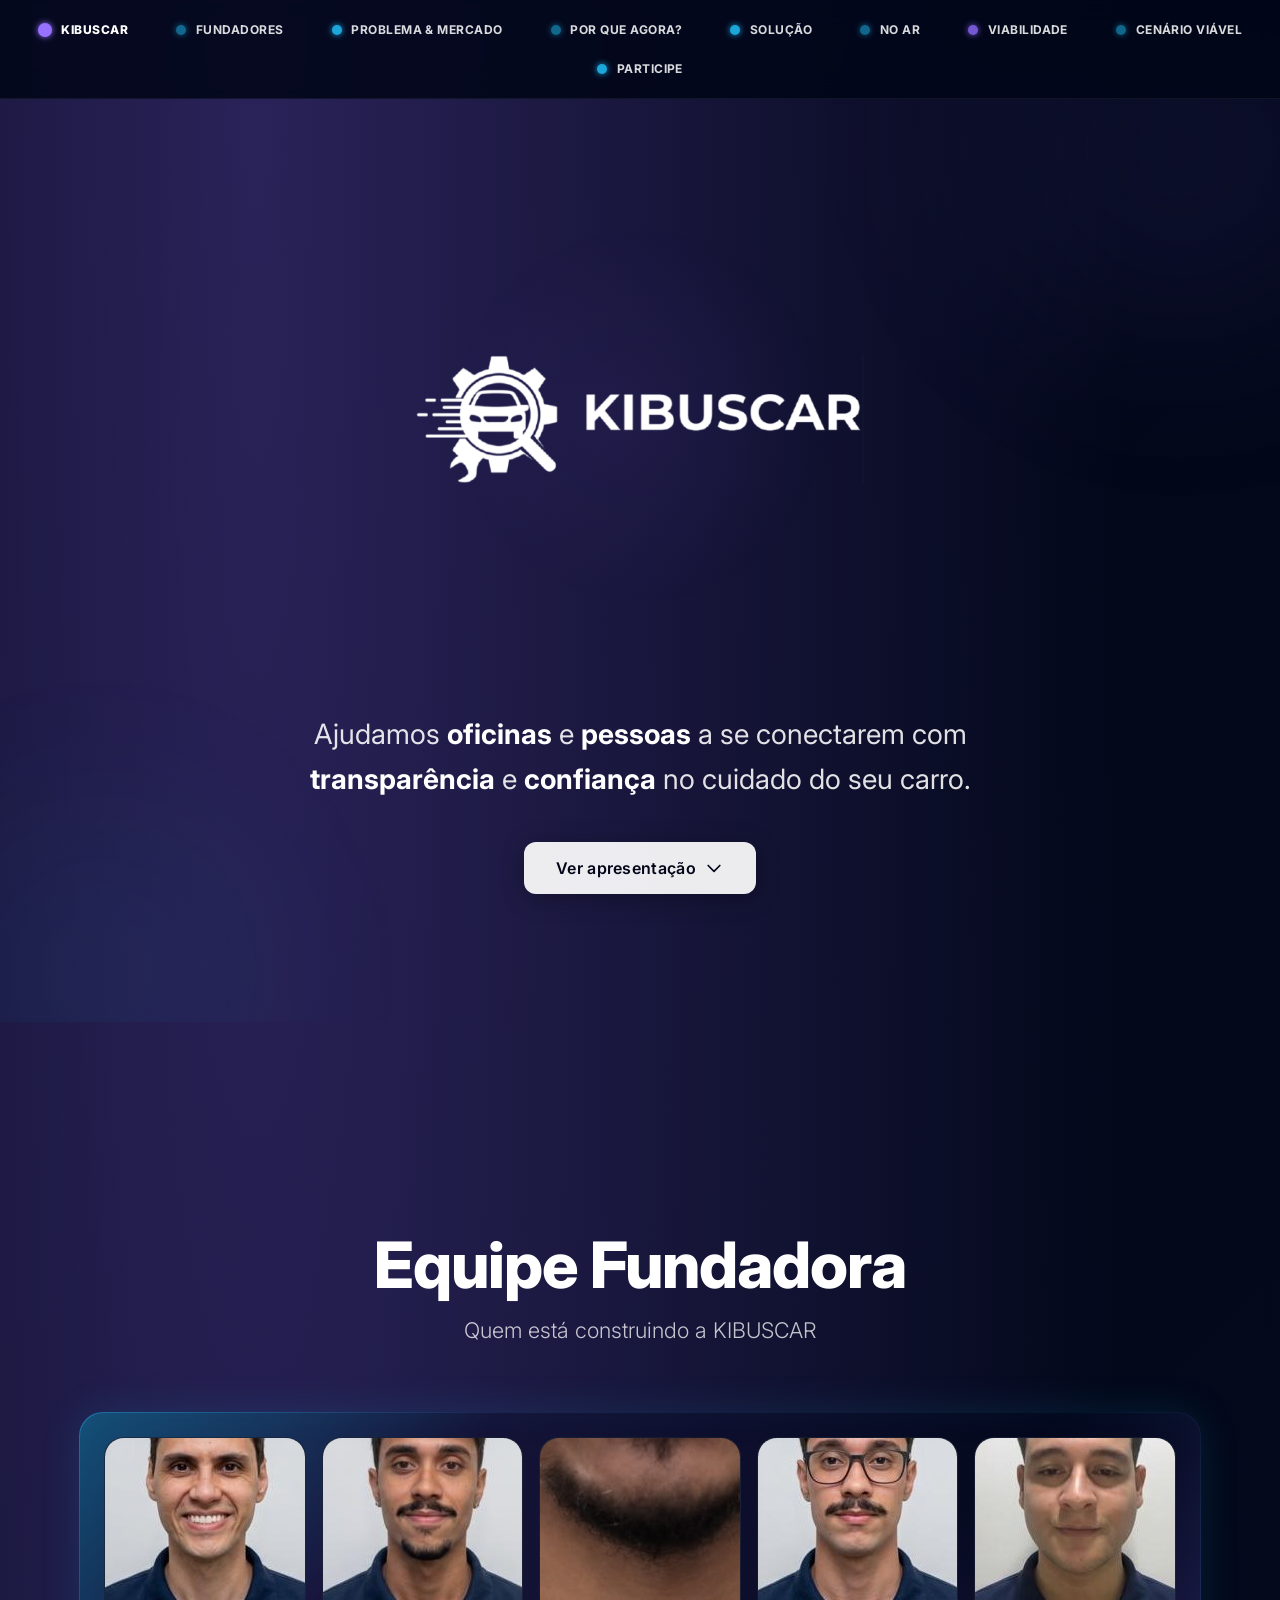
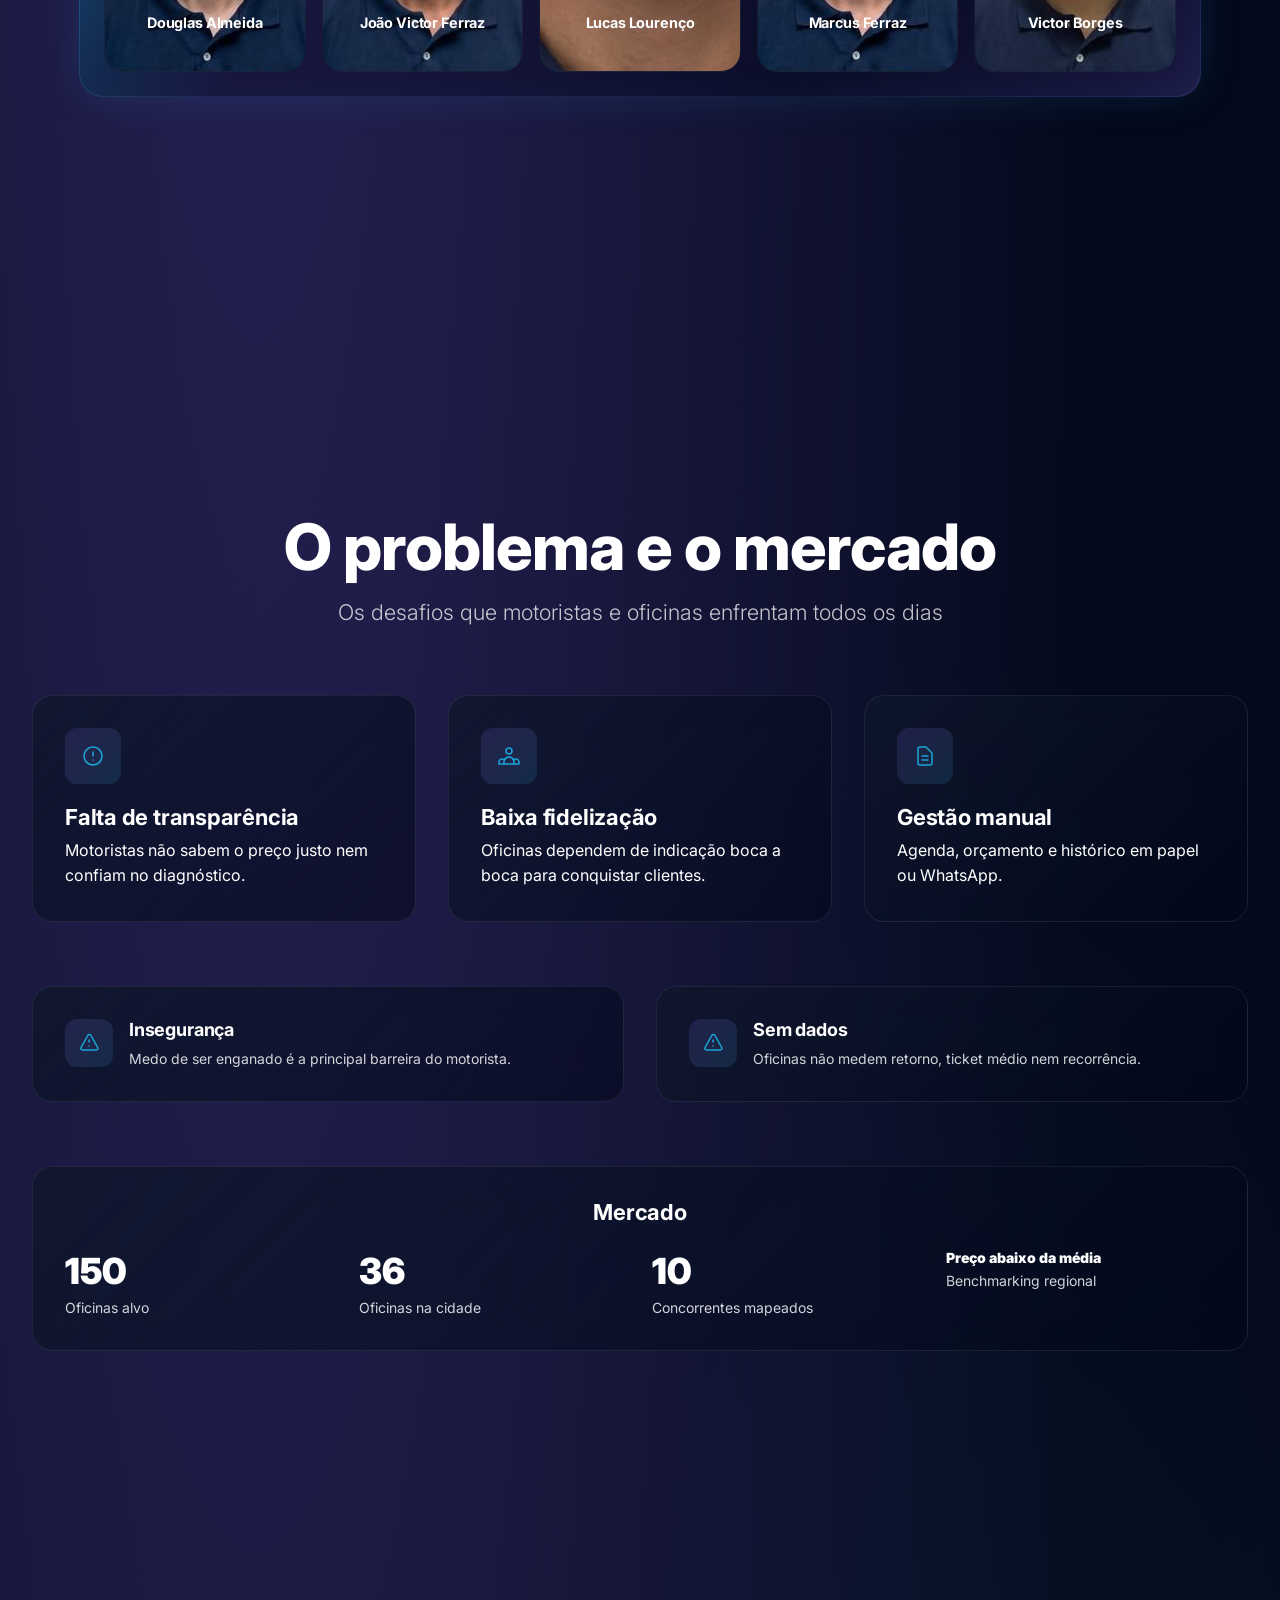
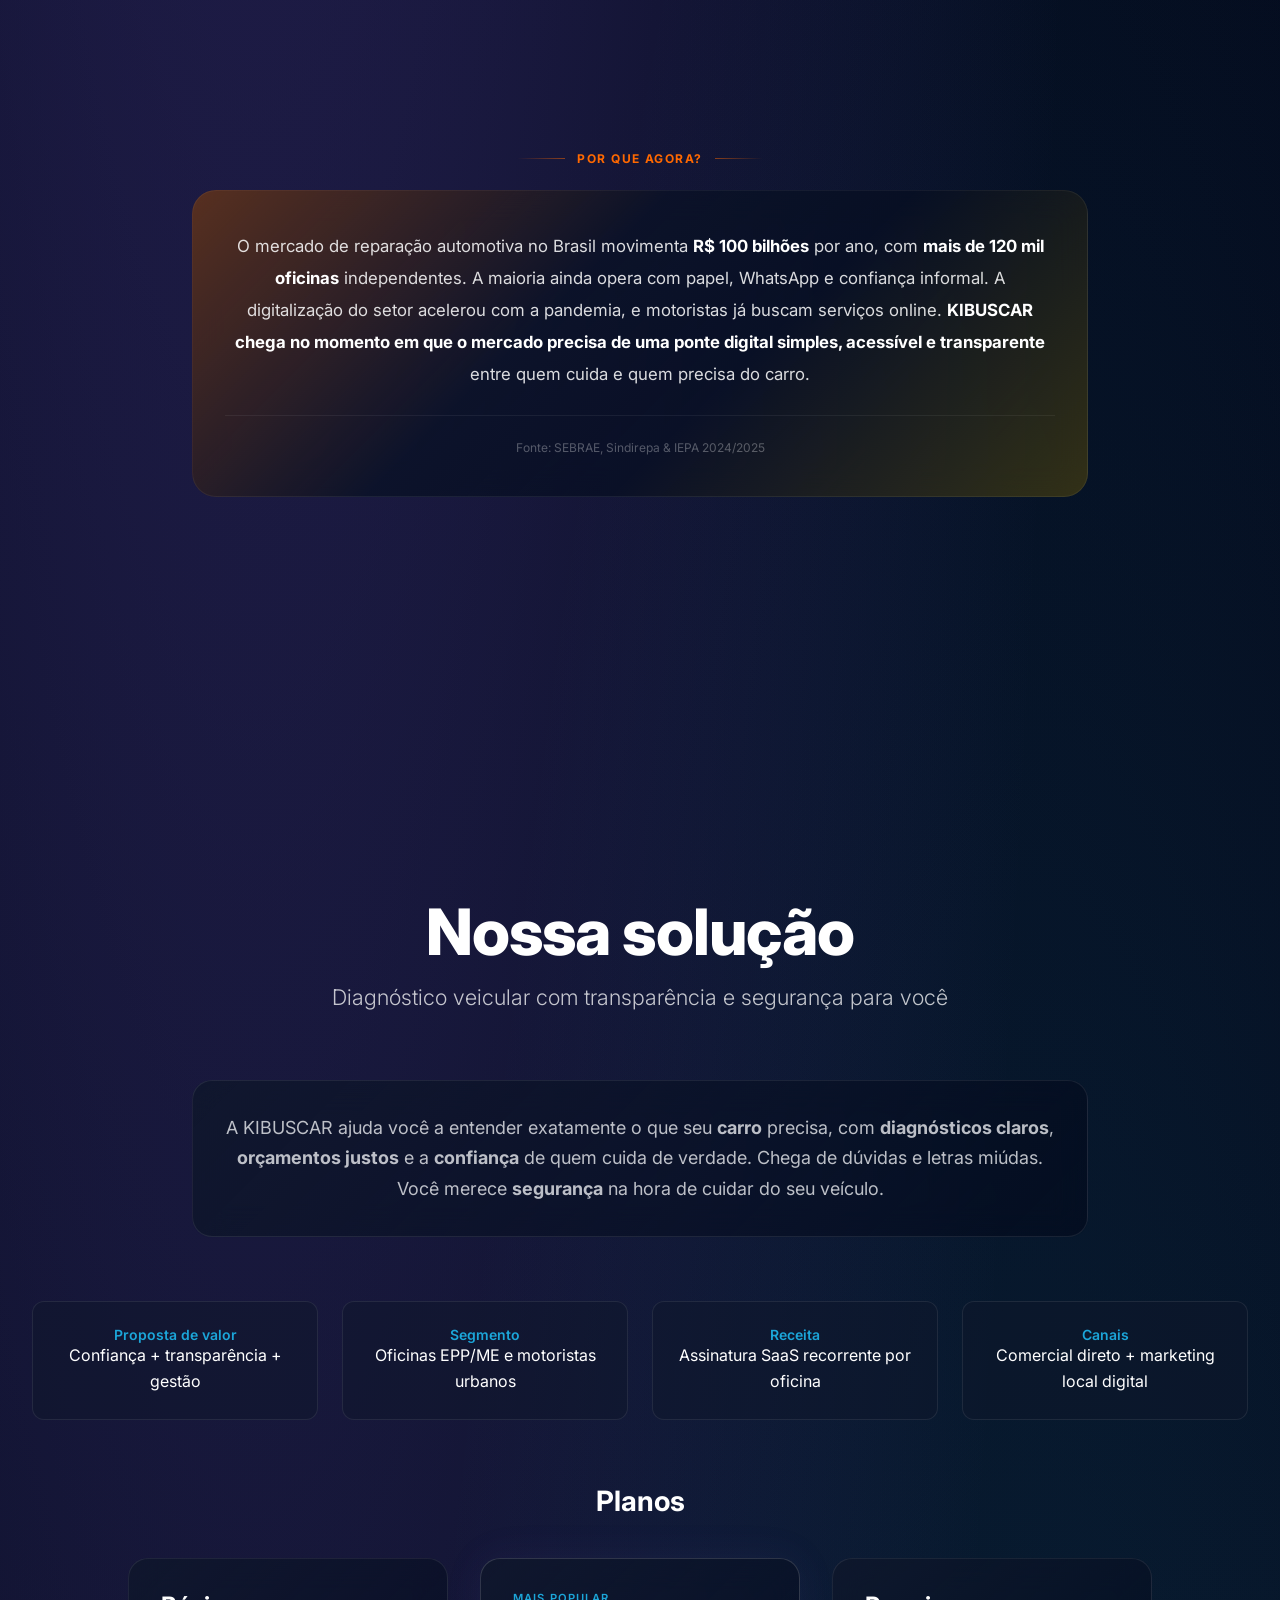
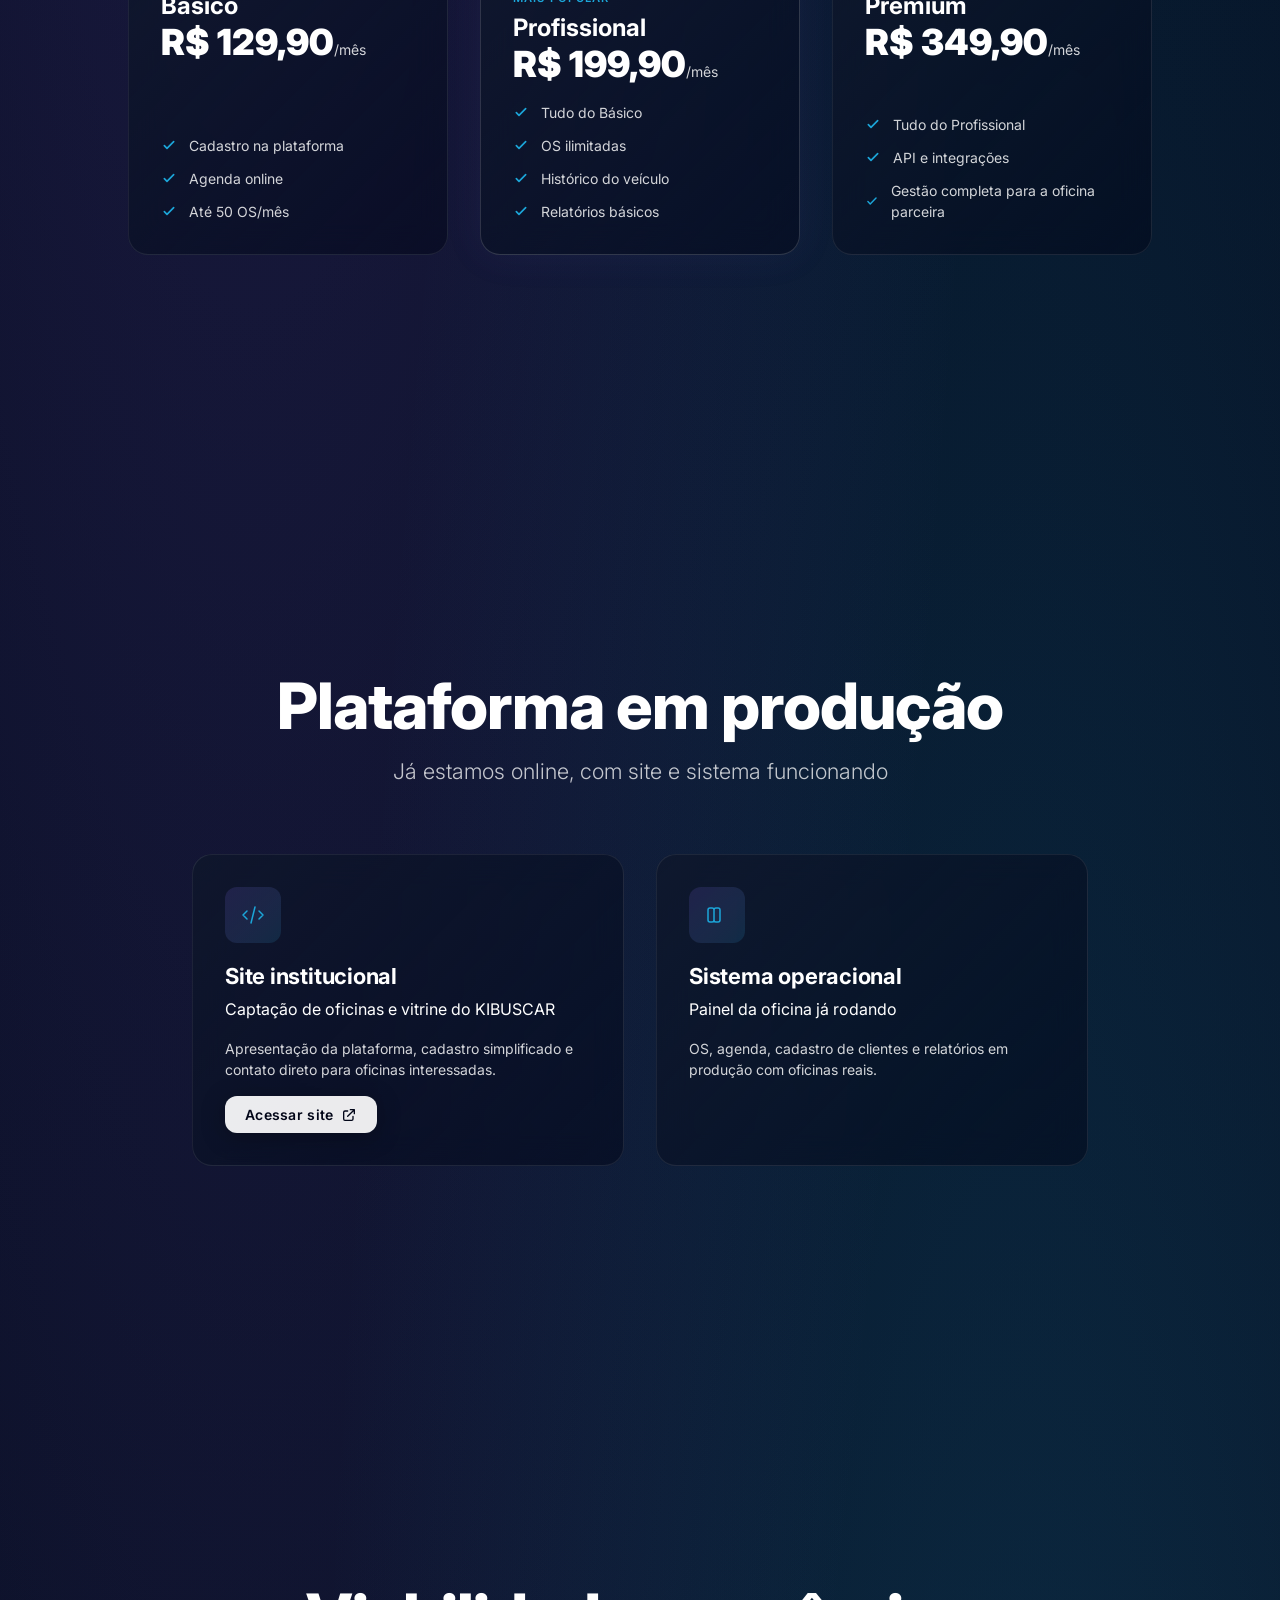
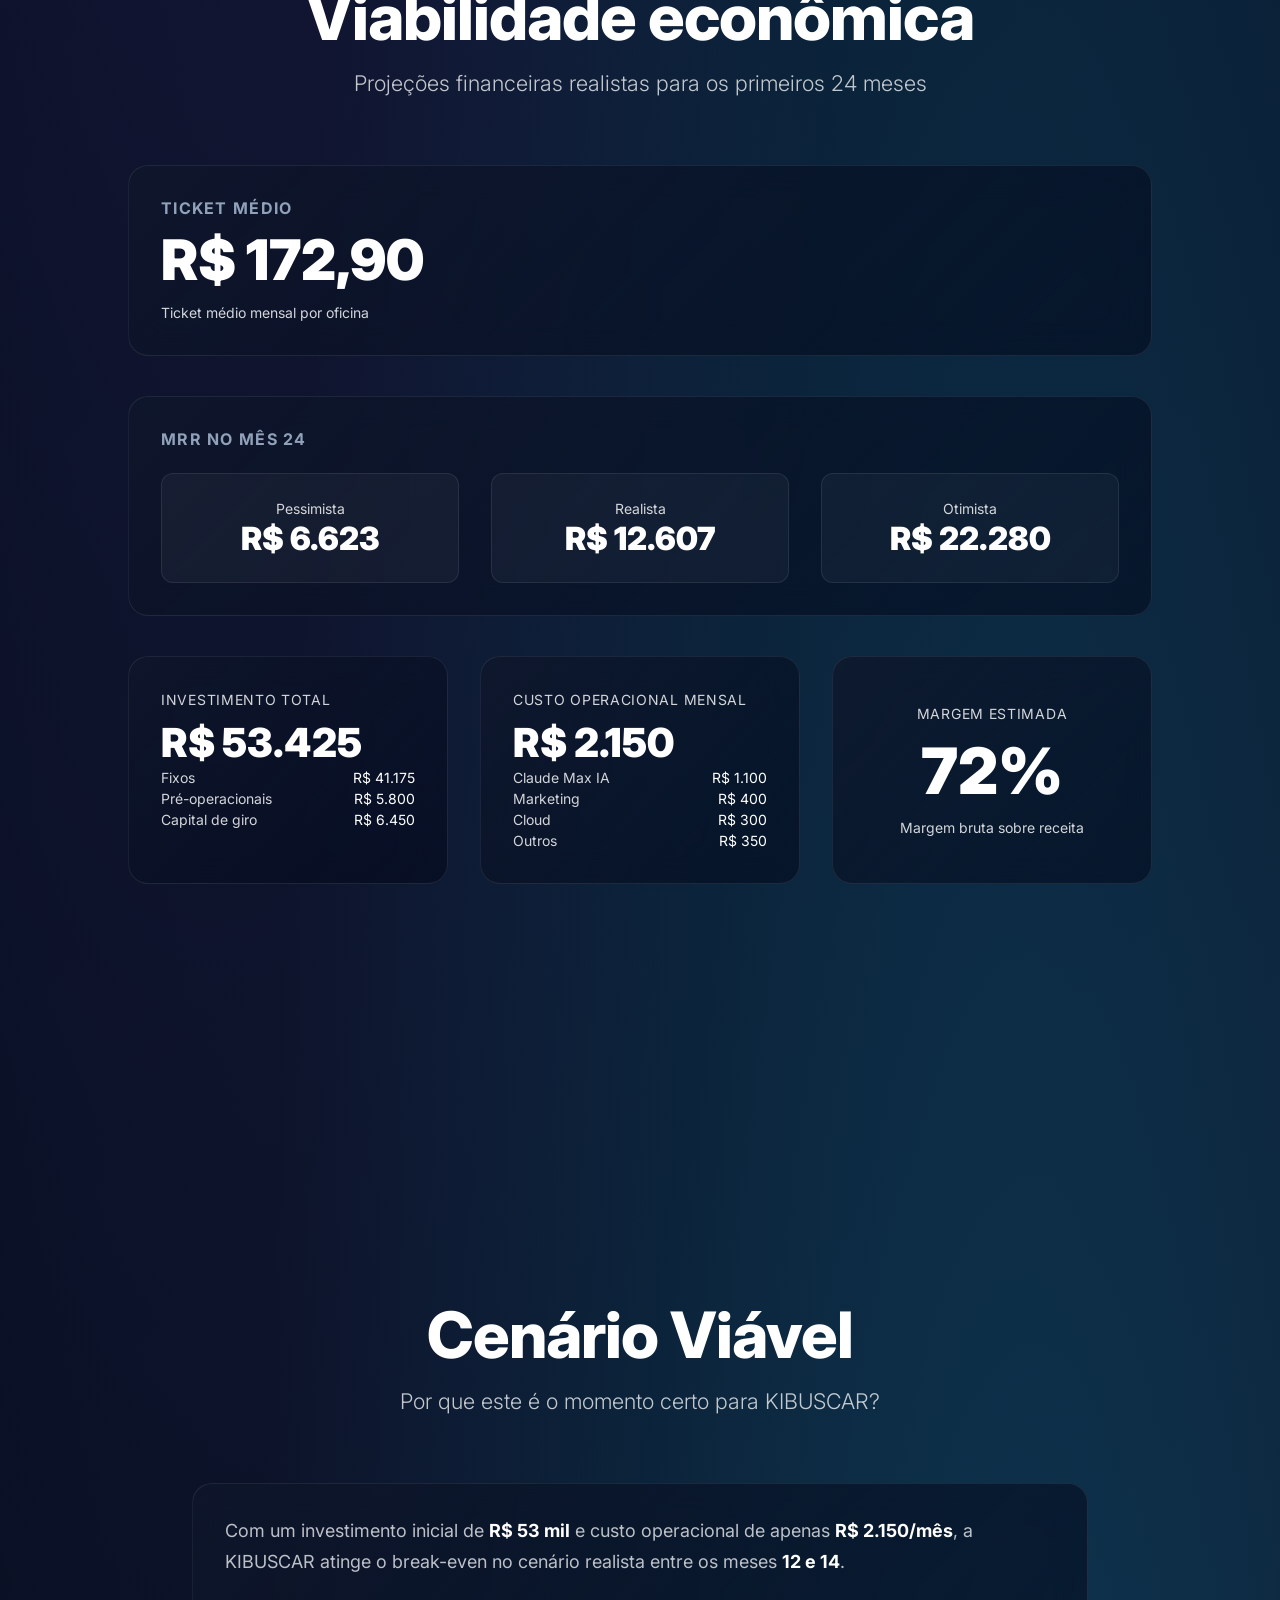
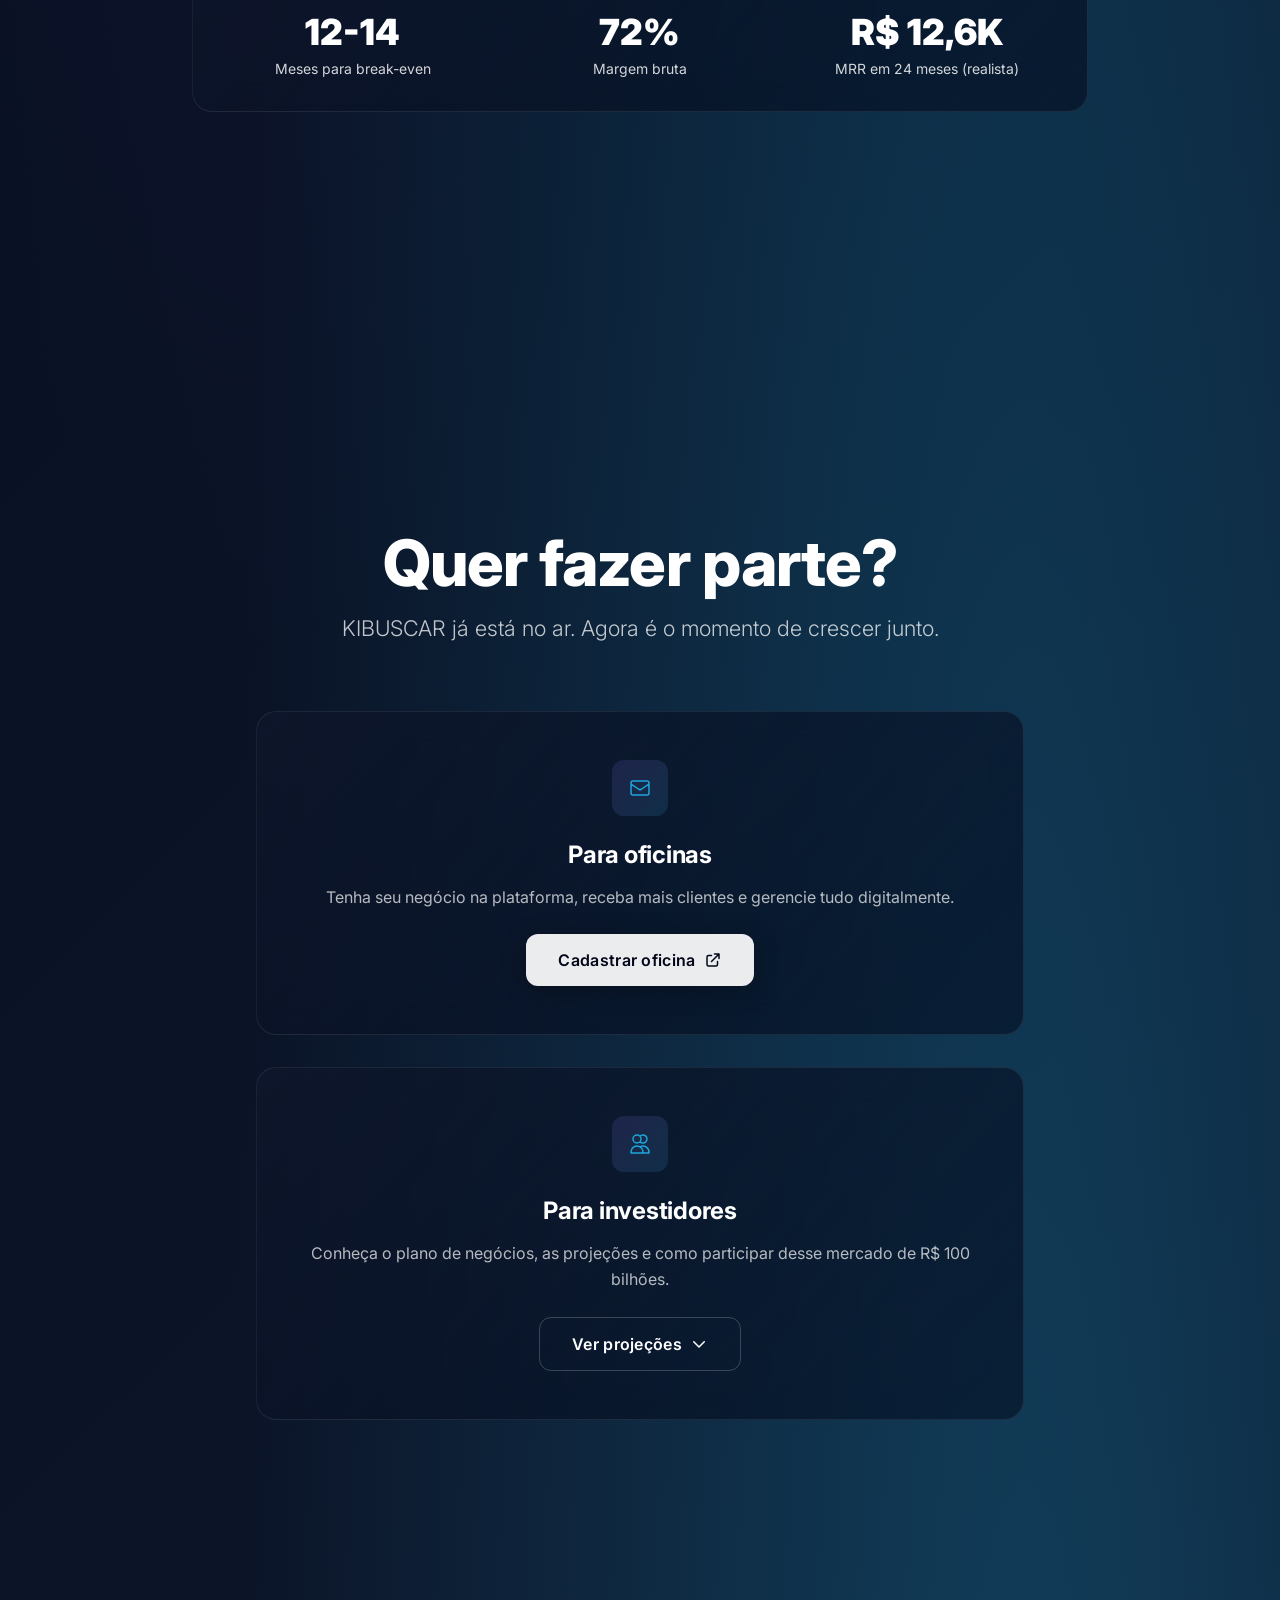
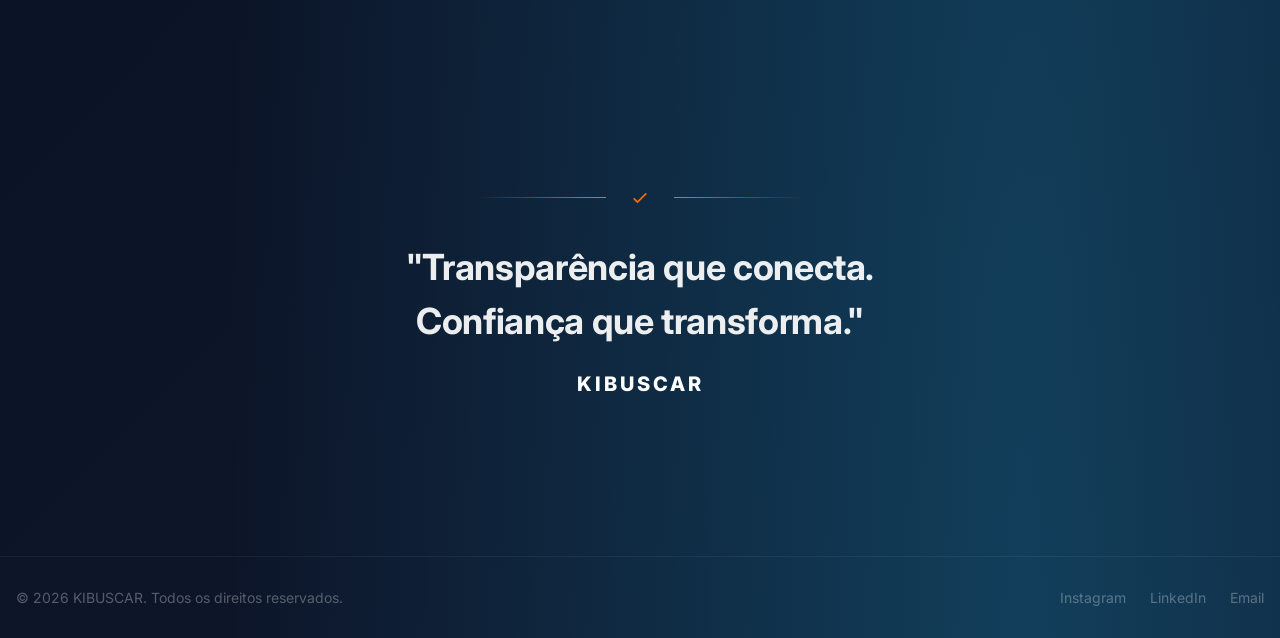
<file: kibuscar-pitch - Copia.html>
<!DOCTYPE html>
<html lang="pt-BR">
<head>
<meta charset="UTF-8">
<meta name="viewport" content="width=device-width, initial-scale=1.0">
<title>KIBUSCAR | Carros, Oficinas e Pessoas</title>
<link rel="icon" type="image/png" href="kibuscar-logo.png">
<link rel="apple-touch-icon" href="kibuscar-logo.png">
<link href="https://fonts.googleapis.com/css2?family=Inter:wght@300;400;500;600;700;800;900&display=swap" rel="stylesheet">
<style>
*, *::before, *::after { box-sizing: border-box; margin: 0; padding: 0; }
:root {
  --kibu-purple: oklch(55% .18 290);
  --kibu-teal: oklch(68% .13 230);
  --foreground: oklch(100% 0 0);
  --muted-foreground: oklch(70.4% .04 256.788);
  --card-bg: oklch(20.8% .042 265.755);
  --surface: oklch(12.9% .042 264.695);
  --border: oklch(100% 0 0 / .1);
  --gradient-amber: linear-gradient(135deg, var(--kibu-purple), var(--kibu-teal));
}
html { scroll-behavior: smooth; scroll-padding-top: 2rem; }
body {
  font-family: 'Inter', system-ui, -apple-system, sans-serif;
  background: radial-gradient(ellipse at 20% 0%, oklch(55% .18 290 / 0.35), transparent 60%),
              radial-gradient(ellipse at 80% 100%, oklch(68% .13 230 / 0.28), transparent 55%),
              linear-gradient(135deg, oklch(12.9% .042 264.695) 0%, oklch(16% .04 265) 50%, oklch(20.8% .042 265.755) 100%);
  color: var(--foreground);
  -webkit-font-smoothing: antialiased;
  min-height: 100vh;
  padding-top: 3rem;
}
::selection { background: var(--kibu-purple); color: #fff; }
::-webkit-scrollbar { width: 8px; }
::-webkit-scrollbar-track { background: var(--surface); }
::-webkit-scrollbar-thumb { background: var(--kibu-purple); border-radius: 4px; }

/* ===== KEYWORD SIDEBAR ===== */
.keyword-bar {
  position: fixed; top: 0; left: 0; right: 0;
  z-index: 50; display: flex; flex-direction: row;
  justify-content: center; align-items: center;
  gap: 0.5rem 1.5rem; padding: 0.875rem 1.5rem;
  flex-wrap: wrap;
  background: oklch(12.9% .042 264.695 / 0.88);
  backdrop-filter: blur(14px); -webkit-backdrop-filter: blur(14px);
  border-bottom: 1px solid oklch(100% 0 0 / 0.06);
}

.keyword-item {
  display: flex; align-items: center; gap: 0.6rem;
  text-decoration: none; transition: all 0.3s; cursor: pointer;
  padding: 0.5rem 0.75rem; border-radius: 0.5rem;
}
.keyword-item:hover { background: oklch(100% 0 0 / 0.05); }
.keyword-dot {
  width: 10px; height: 10px; border-radius: 50%;
  transition: all 0.3s; flex-shrink: 0;
  box-shadow: 0 0 6px currentColor;
}
.keyword-label {
  font-size: 0.75rem; font-weight: 700; letter-spacing: 0.04em;
  color: oklch(100% 0 0 / 0.85); text-transform: uppercase;
  transition: all 0.3s; white-space: nowrap;
}
.keyword-item:hover .keyword-dot { width: 12px; height: 12px; box-shadow: 0 0 12px currentColor; }
.keyword-item:hover .keyword-label { color: var(--foreground); }
.keyword-item.active .keyword-dot { width: 14px; height: 14px; filter: brightness(1.3); }
.keyword-item.active .keyword-label { color: var(--foreground); font-weight: 800; }

/* ===== CONTAINERS ===== */
.section { max-width: 1280px; margin: 0 auto; padding: 5rem 1rem; position: relative; z-index: 1; }
@media (min-width: 768px) { .section { padding: 8rem 1.5rem; } }
@media (min-width: 1024px) { .section { padding: 8rem 2rem; } }

/* ===== TYPOGRAPHY ===== */
.section-title {
  font-size: 2.5rem; font-weight: 800; letter-spacing: -0.02em; line-height: 1.1;
  color: var(--foreground); text-align: center; margin-bottom: 0.75rem;
}
@media (min-width: 768px) { .section-title { font-size: 4rem; letter-spacing: -0.015em; } }
.section-subtitle {
  font-size: 1.125rem; font-weight: 300; line-height: 1.7; max-width: 42rem;
  color: oklch(100% 0 0 / 0.75); text-align: center; margin: 0 auto;
}
@media (min-width: 768px) { .section-subtitle { font-size: 1.35rem; } }

.hero-headline {
  font-size: 1.5rem; line-height: 1.6; color: oklch(100% 0 0 / 0.88);
  max-width: 42rem; margin: 0 auto 2.5rem; font-weight: 400;
}
.hero-headline strong { color: oklch(100% 0 0); font-weight: 700; }
@media (min-width: 768px) { .hero-headline { font-size: 1.75rem; } }

.card-title {
  font-size: 1.25rem; font-weight: 700; margin-bottom: 0.5rem; color: var(--foreground); letter-spacing: -0.01em;
}
@media (min-width: 768px) { .card-title { font-size: 1.375rem; } }
.card-text { color: var(--foreground); line-height: 1.6; }
.card-text-sm { color: oklch(100% 0 0 / 0.82); font-size: 0.875rem; line-height: 1.5; }

.section-divider {
  height: 1px; max-width: 42rem; margin: 2rem auto 0;
  background: linear-gradient(90deg, transparent, oklch(100% 0 0 / 0.2), transparent);
}

/* ===== GLASS CARD ===== */
.glass {
  background: linear-gradient(135deg, oklch(20.8% .042 265.755 / 0.8) 0%, oklch(12.9% .042 264.695 / 0.5) 100%);
  backdrop-filter: blur(16px); -webkit-backdrop-filter: blur(16px);
  border: 1px solid oklch(100% 0 0 / 0.08);
  border-radius: 1.25rem;
  transition: all 0.4s cubic-bezier(0.4,0,0.2,1);
}
.glass:hover {
  border-color: oklch(100% 0 0 / 0.2);
  transform: translateY(-4px);
  box-shadow: 0 20px 60px rgba(0,0,0,0.4);
}
.glass:active {
  border-color: var(--kibu-purple);
  box-shadow: 0 0 0 2px oklch(55% .18 290 / 0.3), 0 20px 60px rgba(0,0,0,0.4);
  transform: translateY(-2px) scale(0.99);
}

/* ===== BUTTONS ===== */
.btn-primary, .btn-secondary {
  display: inline-flex; align-items: center; gap: 0.5rem;
  padding: 1rem 2rem; border-radius: 0.75rem;
  font-weight: 600; font-size: 1rem; text-decoration: none;
  transition: all 0.3s cubic-bezier(0.4,0,0.2,1); cursor: pointer;
  letter-spacing: 0.02em;
}
.btn-primary {
  background: oklch(100% 0 0 / 0.92);
  color: oklch(12.9% .042 264.695); box-shadow: 0 4px 24px rgba(0,0,0,0.3);
}
.btn-primary:hover { transform: translateY(-2px); box-shadow: 0 8px 32px rgba(0,0,0,0.4); background: #fff; }
.btn-secondary {
  border: 1.5px solid oklch(100% 0 0 / 0.2); color: var(--foreground); background: transparent;
}
.btn-secondary:hover { border-color: oklch(100% 0 0 / 0.5); background: oklch(100% 0 0 / 0.05); transform: translateY(-2px); }

/* ===== ACCENT ===== */
.accent-gradient {
  color: var(--foreground); transition: all 0.3s;
}
.accent-gradient:hover {
  color: var(--kibu-teal);
  transform: scale(1.04);
  display: inline-block;
}
.text-accent { color: var(--kibu-purple); }
.text-teal { color: var(--kibu-teal); }

/* ===== HERO GLOW ===== */
.hero-glow, .hero-glow-2 {
  position: absolute; border-radius: 50%; pointer-events: none;
  filter: blur(60px); animation: pulseGlow 6s ease-in-out infinite;
}
.hero-glow {
  width: 600px; height: 600px; top: -200px; right: -200px;
  background: radial-gradient(circle, oklch(55% .18 290 / 0.12), transparent 70%);
}
.hero-glow-2 {
  width: 500px; height: 500px; bottom: -200px; left: -150px;
  background: radial-gradient(circle, oklch(68% .13 230 / 0.08), transparent 70%);
  animation-delay: 3s;
}
.hero-logo-wrap {
  display: inline-block; position: relative; margin: 0 auto 3.5rem;
  width: 30rem; height: 30rem; max-width: 85vw;
}
.hero-logo-wrap::before {
  content: ''; position: absolute; inset: 10%;
  border-radius: 50%;
  background: radial-gradient(circle, oklch(55% .18 290 / 0.08), transparent 70%);
  animation: logoPulse 5s ease-in-out infinite;
}
@keyframes logoPulse {
  0%, 100% { transform: scale(1); opacity: 0.6; }
  50% { transform: scale(1.2); opacity: 1; }
}
@keyframes pulseGlow {
  0%, 100% { opacity: 0.5; transform: scale(1); }
  50% { opacity: 1; transform: scale(1.1); }
}

/* ===== NEON ACCENTS ===== */
:root {
  --neon-orange: oklch(72% 0.22 45);
  --neon-red: oklch(62% 0.24 25);
  --neon-yellow: oklch(85% 0.18 95);
}
.bg-deco {
  position: fixed; inset: 0; pointer-events: none; z-index: 0; overflow: hidden;
}
.bg-deco .accent {
  position: absolute; border-radius: 999px;
}
/* Horizontal line: problem → solution transition */
.bg-deco .accent:nth-child(1) {
  top: 105vh; left: 10%; height: 1px; width: 0;
  background: var(--neon-red);
  box-shadow: 0 0 6px var(--neon-red);
  animation: neonSlide 10s ease-in-out infinite;
}
/* Horizontal line: viability area */
.bg-deco .accent:nth-child(2) {
  top: 470vh; right: 15%; height: 1px; width: 0;
  background: var(--neon-yellow);
  box-shadow: 0 0 6px var(--neon-yellow);
  animation: neonSlide 12s ease-in-out infinite;
  animation-delay: -5s;
}
/* Vertical accent near hero */
.bg-deco .accent:nth-child(3) {
  bottom: 5%; right: 6%; width: 1px; height: 0;
  background: linear-gradient(180deg, transparent, var(--neon-orange));
  box-shadow: 0 0 8px var(--neon-orange);
  animation: neonRise 8s ease-in-out infinite;
}
/* Soft glow behind MVP/planos section */
.bg-deco .glow {
  position: absolute; border-radius: 50%;
  filter: blur(60px); opacity: 0.03;
  animation: orbFloat 30s infinite ease-in-out;
}
.bg-deco .glow:nth-child(4) {
  width: 350px; height: 350px; top: 200vh; left: 50%;
  transform: translateX(-50%);
  background: radial-gradient(circle, var(--neon-yellow), transparent);
  animation-delay: -10s;
}

@keyframes neonSlide {
  0%, 100% { width: 0; opacity: 0; }
  15% { opacity: 0.06; }
  40% { width: 35%; opacity: 0.1; }
  70% { width: 20%; opacity: 0.05; }
  90% { opacity: 0; }
}
@keyframes neonRise {
  0%, 100% { height: 0; opacity: 0; }
  15% { opacity: 0.07; }
  40% { height: 80px; opacity: 0.12; }
  70% { height: 50px; opacity: 0.05; }
  90% { opacity: 0; }
}
@keyframes orbFloat {
  0%, 100% { transform: translateX(-50%) translate(0, 0) scale(1); }
  25% { transform: translateX(-50%) translate(20px, -30px) scale(1.1); }
  50% { transform: translateX(-50%) translate(-20px, 20px) scale(0.9); }
  75% { transform: translateX(-50%) translate(15px, -10px) scale(1.05); }
}
.fade-in { opacity: 0; transform: translateY(30px); transition: opacity 0.8s ease-out, transform 0.8s ease-out; }
.fade-in.visible { opacity: 1; transform: translateY(0); }

/* ===== LOGO / PHOTO PLACEHOLDERS ===== */
.photo-placeholder {
  width: 7rem; height: 7rem; border-radius: 1rem;
  background: linear-gradient(135deg, oklch(55% .18 290 / 0.2), oklch(68% .13 230 / 0.12));
  display: flex; align-items: center; justify-content: center;
  border: 1.5px solid oklch(100% 0 0 / .06); margin: 0 auto 1rem;
  transition: all 0.3s ease;
}
@media (min-width: 768px) { .photo-placeholder { width: 8rem; height: 8rem; } }
.photo-placeholder span { color: oklch(100% 0 0 / .2); font-size: 0.75rem; font-weight: 300; letter-spacing: 0.02em; }
.team-card:hover .photo-placeholder {
  border-color: oklch(68% .13 230 / 0.3);
  box-shadow: 0 0 20px oklch(68% .13 230 / 0.1);
}

/* ===== TEAM CARD ===== */
.team-card {
  display: flex; flex-direction: column; align-items: center; text-align: center;
  padding: 2rem 1.5rem;
  background: linear-gradient(135deg, oklch(20.8% .042 265.755 / 0.85) 0%, oklch(12.9% .042 264.695 / 0.55) 100%);
  backdrop-filter: blur(16px); border: 1px solid oklch(100% 0 0 / 0.06);
  border-radius: 1.25rem;
  transition: all 0.4s cubic-bezier(0.4,0,0.2,1);
  position: relative; overflow: hidden;
}
.team-card::before {
  content: ''; position: absolute; top: 0; left: 0; right: 0;
  height: 2px;
  background: linear-gradient(90deg, transparent, oklch(68% .13 230 / 0.3), transparent);
  opacity: 0; transition: opacity 0.4s ease;
}
.team-card:hover {
  border-color: oklch(100% 0 0 / 0.15); transform: translateY(-6px);
  box-shadow: 0 24px 64px rgba(0,0,0,0.5);
}
.team-card:hover::before { opacity: 1; }
.team-card:active {
  border-color: var(--kibu-purple);
  box-shadow: 0 0 0 2px oklch(55% .18 290 / 0.3), 0 24px 64px rgba(0,0,0,0.5);
  transform: translateY(-3px) scale(0.99);
}

/* ===== TEAM NEON FRAME ===== */
.team-neon-frame {
  position: relative; padding: 1.5rem; border-radius: 1.5rem;
  background: oklch(12.9% .042 264.695 / 0.3);
}
.team-neon-frame::before {
  content: ''; position: absolute; inset: -1px;
  border-radius: 1.5rem;
  background: linear-gradient(135deg, oklch(68% .13 230 / 0.6), transparent 30%, transparent 70%, oklch(55% .18 290 / 0.35));
  z-index: -1;
  animation: neonBorder 3s ease-in-out infinite;
}
.team-neon-frame::after {
  content: ''; position: absolute; inset: 0;
  border-radius: 1.5rem;
  box-shadow: 0 0 40px oklch(68% .13 230 / 0.15), inset 0 0 40px oklch(68% .13 230 / 0.06);
  pointer-events: none;
  animation: neonGlow 3s ease-in-out infinite;
}
@keyframes neonBorder {
  0%, 100% { opacity: 0.5; }
  50% { opacity: 1; }
}
@keyframes neonGlow {
  0%, 100% { box-shadow: 0 0 25px oklch(68% .13 230 / 0.1), inset 0 0 25px oklch(68% .13 230 / 0.04); }
  50% { box-shadow: 0 0 55px oklch(68% .13 230 / 0.2), inset 0 0 55px oklch(68% .13 230 / 0.08); }
}

/* ===== PLAN CARD ===== */
.plan-card {
  display: flex; flex-direction: column; padding: 2rem;
  background: linear-gradient(135deg, oklch(20.8% .042 265.755 / 0.8) 0%, oklch(12.9% .042 264.695 / 0.5) 100%);
  backdrop-filter: blur(16px); border: 1px solid oklch(100% 0 0 / 0.08);
  border-radius: 1.25rem;
  transition: all 0.4s cubic-bezier(0.4,0,0.2,1);
}
.plan-card:hover { border-color: oklch(100% 0 0 / 0.2); transform: translateY(-4px); box-shadow: 0 20px 60px rgba(0,0,0,0.4); }
.plan-card:active { border-color: var(--kibu-purple); box-shadow: 0 0 0 2px oklch(55% .18 290 / 0.3), 0 20px 60px rgba(0,0,0,0.4); transform: translateY(-2px) scale(0.99); }
.plan-card.featured { border-color: oklch(100% 0 0 / 0.15); box-shadow: 0 0 40px oklch(55% .18 290 / 0.08); }

/* ===== METRIC CARD ===== */
.metric-card {
  padding: 1.5rem; border-radius: 0.75rem; text-align: center;
  background: oklch(20.8% .042 265.755 / 0.5); border: 1px solid oklch(100% 0 0 / 0.08);
  transition: all 0.3s;
}
.metric-card:hover { border-color: oklch(100% 0 0 / 0.2); background: oklch(20.8% .042 265.755 / 0.7); }
.metric-card:active { border-color: var(--kibu-teal); box-shadow: 0 0 0 2px oklch(68% .13 230 / 0.3); transform: scale(0.98); }

/* ===== ICON BOX ===== */
.icon-box {
  width: 3.5rem; height: 3.5rem; border-radius: 0.75rem;
  background: linear-gradient(135deg, oklch(55% .18 290 / 0.18), oklch(68% .13 230 / 0.15));
  display: flex; align-items: center; justify-content: center; flex-shrink: 0;
}
.icon-box svg, .icon-box-sm svg { width: 1.5rem; height: 1.5rem; color: var(--kibu-teal); }
.icon-box-sm {
  width: 3rem; height: 3rem; border-radius: 0.75rem;
  background: linear-gradient(135deg, oklch(55% .18 290 / 0.18), oklch(68% .13 230 / 0.15));
  display: flex; align-items: center; justify-content: center; flex-shrink: 0;
}

/* ===== STEP ===== */
.step-num {
  width: 2.5rem; height: 2.5rem; border-radius: 50%;
  background: var(--gradient-amber);
  display: flex; align-items: center; justify-content: center;
  color: #fff; font-weight: 700; font-size: 0.875rem; flex-shrink: 0;
}

/* ===== IMPACT SECTION ===== */
.impact-section {
  text-align: center; padding: 6rem 1rem;
  max-width: 64rem; margin: 0 auto;
}
.impact-frame {
  display: flex; align-items: center; gap: 1.5rem;
  justify-content: center; margin-bottom: 2rem;
}
.impact-frame .line {
  flex: 1; max-width: 8rem; height: 1px;
  background: linear-gradient(90deg, transparent, var(--neon-orange));
}
.impact-frame .line:last-child {
  background: linear-gradient(90deg, var(--neon-orange), transparent);
}
.impact-phrase {
  font-size: 1.75rem; font-weight: 700; line-height: 1.5; letter-spacing: -0.01em;
  color: oklch(100% 0 0 / 0.92); max-width: 48rem; margin: 0 auto 1.5rem;
}
@media (min-width: 768px) { .impact-phrase { font-size: 2.25rem; } }
.impact-brand {
  font-size: 1.25rem; font-weight: 800; letter-spacing: 0.15em; text-transform: uppercase;
  color: var(--foreground);
}

/* ===== WHY NOW SECTION ===== */
.why-now-card {
  position: relative;
  background: linear-gradient(135deg, oklch(20.8% .042 265.755 / 0.9) 0%, oklch(12.9% .042 264.695 / 0.6) 100%);
  backdrop-filter: blur(16px); -webkit-backdrop-filter: blur(16px);
  border-radius: 1.5rem; padding: 2.5rem 2rem;
  border: 1px solid oklch(100% 0 0 / 0.06);
  animation: whyPulse 4s ease-in-out infinite;
}
.why-now-card::before {
  content: ''; position: absolute; inset: -1px;
  border-radius: 1.5rem;
  background: linear-gradient(135deg, oklch(72% 0.22 45 / 0.3), transparent 40%, transparent 60%, oklch(85% 0.18 95 / 0.2));
  z-index: -1;
  animation: whyBorder 6s ease-in-out infinite;
}
@keyframes whyPulse {
  0%, 100% { box-shadow: 0 0 20px oklch(72% 0.22 45 / 0.05), 0 8px 32px rgba(0,0,0,0.4); }
  50% { box-shadow: 0 0 40px oklch(72% 0.22 45 / 0.12), 0 12px 48px rgba(0,0,0,0.5); }
}
@keyframes whyBorder {
  0%, 100% { opacity: 0.4; }
  50% { opacity: 1; }
}
.why-now-divider {
  display: flex; align-items: center; justify-content: center; gap: 0.75rem;
  margin-bottom: 1.5rem;
}
.why-now-divider .line {
  flex: 1; max-width: 3rem; height: 1px;
  background: linear-gradient(90deg, transparent, oklch(72% 0.22 45 / 0.5));
  animation: dividerPulse 3s ease-in-out infinite;
}
.why-now-divider .line:last-child {
  background: linear-gradient(90deg, oklch(72% 0.22 45 / 0.5), transparent);
  animation-delay: -1.5s;
}
@keyframes dividerPulse {
  0%, 100% { opacity: 0.3; }
  50% { opacity: 1; }
}
.why-now-label {
  font-size: 0.75rem; font-weight: 700; letter-spacing: 0.12em; text-transform: uppercase;
  color: oklch(72% 0.22 45);
  animation: labelGlow 3s ease-in-out infinite;
}
@keyframes labelGlow {
  0%, 100% { text-shadow: 0 0 4px oklch(72% 0.22 45 / 0.2); }
  50% { text-shadow: 0 0 12px oklch(72% 0.22 45 / 0.5); }
}

/* ===== FOOTER ===== */
footer { border-top: 1px solid oklch(100% 0 0 / .05); padding: 2rem 0; }
.footer-inner {
  max-width: 1280px; margin: 0 auto; padding: 0 1rem;
  display: flex; flex-direction: column; align-items: center; gap: 1rem;
}
@media (min-width: 768px) { .footer-inner { flex-direction: row; justify-content: space-between; } }
footer p { color: oklch(100% 0 0 / .3); font-size: 0.875rem; }
footer a { color: oklch(100% 0 0 / .3); font-size: 0.875rem; text-decoration: none; transition: color 0.3s; }
footer a:hover { color: var(--kibu-teal); }
footer .links { display: flex; gap: 1.5rem; }

/* ===== UTILITY GRIDS ===== */
.grid-3 { display: grid; gap: 1.5rem; }
@media (min-width: 768px) { .grid-3 { grid-template-columns: repeat(3, 1fr); gap: 2rem; } }
.grid-2 { display: grid; gap: 1.5rem; }
@media (min-width: 768px) { .grid-2 { grid-template-columns: repeat(2, 1fr); gap: 2rem; } }
.grid-4 { display: grid; gap: 1.5rem; }
@media (min-width: 768px) { .grid-4 { grid-template-columns: repeat(4, 1fr); gap: 1.5rem; } }
.grid-metrics { display: grid; grid-template-columns: repeat(2, 1fr); gap: 1rem; }
@media (min-width: 768px) { .grid-metrics { grid-template-columns: repeat(4, 1fr); gap: 1.5rem; } }
.flex-gap { display: flex; gap: 1rem; flex-wrap: wrap; }
.mb-16 { margin-bottom: 4rem; } .mb-10 { margin-bottom: 2.5rem; } .mb-8 { margin-bottom: 2rem; }
.mb-6 { margin-bottom: 1.5rem; } .mb-4 { margin-bottom: 1rem; } .mb-2 { margin-bottom: 0.5rem; }
.mt-1 { margin-top: 0.25rem; } .mt-2 { margin-top: 0.5rem; } .mt-auto { margin-top: auto; }
.gap-3 { gap: 0.75rem; } .gap-4 { gap: 1rem; } .gap-5 { gap: 1.25rem; }
.gap-6 { gap: 1.5rem; } .gap-10 { gap: 2.5rem; }
.p-6 { padding: 1.5rem; } .p-8 { padding: 2rem; }
@media (min-width: 768px) { .p-8-md { padding: 2.5rem; } .p-10-md { padding: 3rem; } }
.max-w-3xl { max-width: 48rem; } .max-w-4xl { max-width: 56rem; } .max-w-5xl { max-width: 64rem; }
.mx-auto { margin-left: auto; margin-right: auto; }
.text-center { text-align: center; } .text-left { text-align: left; }
.text-sm { font-size: 0.875rem; } .text-lg { font-size: 1.125rem; }
.text-xl { font-size: 1.25rem; } .text-3xl { font-size: 1.875rem; }
.text-4xl { font-size: 2.25rem; } .text-5xl { font-size: 3rem; }
@media (min-width: 768px) { .text-4xl-md { font-size: 3rem; } .text-5xl-md { font-size: 3.75rem; } }
.text-white { color: #fff; }
.font-light { font-weight: 300; } .font-medium { font-weight: 500; }
.font-semibold { font-weight: 600; } .font-bold { font-weight: 700; } .font-black { font-weight: 900; }
.tracking-widest { letter-spacing: 0.1em; } .uppercase { text-transform: uppercase; }
.leading-relaxed { line-height: 1.625; }
.h-full { height: 100%; } .shrink-0 { flex-shrink: 0; }
.justify-between { justify-content: space-between; }
.space-y-3 > * + * { margin-top: 0.75rem; }
.space-y-5 > * + * { margin-top: 1.25rem; }
.space-y-6 > * + * { margin-top: 1.5rem; }
.space-y-10 > * + * { margin-top: 2.5rem; }
</style>
</head>
<body>

<div class="bg-deco">
  <div class="accent"></div>
  <div class="accent"></div>
  <div class="accent"></div>
  <div class="glow"></div>
</div>

<!-- KEYWORD BAR -->
<nav class="keyword-bar" id="keywordBar"></nav>

<!-- ===== HERO ===== -->
<section id="abertura" style="position:relative;min-height:100vh;display:flex;align-items:center;overflow:hidden;">
  <div class="hero-glow"></div>
  <div class="hero-glow-2"></div>
  <div class="section" style="width:100%;">
    <div class="fade-in" style="display:flex;flex-direction:column;align-items:center;text-align:center;">
      <a href="https://kibuscar.com.br/?i=2" target="_blank" rel="noopener noreferrer" class="hero-logo-wrap">
        <img src="kibuscar-logo.png" alt="KIBUSCAR" style="width:100%;height:100%;filter:brightness(0) invert(1);object-fit:contain;position:relative;z-index:1;">
      </a>
      <h1 style="display:none;">KIBUSCAR | Carros, Oficinas e Pessoas</h1>
      <p class="hero-headline">Ajudamos <strong>oficinas</strong> e <strong>pessoas</strong> a se conectarem com <strong>transparência</strong> e <strong>confiança</strong> no cuidado do seu carro.</p>
      <div style="display:flex;gap:1rem;flex-wrap:wrap;justify-content:center;">
        <a href="#solucao" class="btn-primary">
          Ver apresentação
          <svg width="20" height="20" fill="none" viewBox="0 0 24 24" stroke="currentColor"><path stroke-linecap="round" stroke-linejoin="round" stroke-width="2" d="M19 9l-7 7-7-7"/></svg>
        </a>
      </div>
    </div>
  </div>
</section>

<!-- ===== EQUIPE ===== -->
<section id="equipe" style="padding:5rem 0;">
  <div class="section">
    <div class="section-title">Equipe Fundadora</div>
    <p class="section-subtitle mb-16">Quem está construindo a KIBUSCAR</p>
    <div class="fade-in" style="max-width:70rem;margin:0 auto;">
      <div class="team-neon-frame">
        <div style="display:flex;justify-content:center;gap:1rem;flex-wrap:wrap;">
          <div class="fade-in team-card" style="flex:1;min-width:9rem;max-width:13rem;">
             <div class="photo-placeholder"><img src="img/Douglas.jpeg" alt="Douglas Almeida"></div>
            <h3 class="card-title" style="font-size:0.9rem;">Douglas Almeida</h3>
          </div>
          <div class="fade-in team-card" style="flex:1;min-width:11rem;max-width:15rem;">
            <div class="photo-placeholder"><img src="img/Joao.jpeg" alt="João Ferraz"></div>
            <h3 class="card-title" style="font-size:0.9rem;">João Victor Ferraz</h3>
          </div>
          <div class="fade-in team-card" style="flex:1;min-width:9rem;max-width:13rem;">
             <div class="photo-placeholder"><img src="img/Lucas.jpeg" alt="Lucas Lourenço"></div>
            <h3 class="card-title" style="font-size:0.9rem;">Lucas Lourenço</h3>
          </div>
          <div class="fade-in team-card" style="flex:1;min-width:9rem;max-width:13rem;">
            <div class="photo-placeholder"><img src="img/Marcus.jpeg" alt="Marcus Ferraz"></div>
            <h3 class="card-title" style="font-size:0.9rem;">Marcus Ferraz</h3>
          </div>
          <div class="fade-in team-card" style="flex:1;min-width:9rem;max-width:13rem;">
             <div class="photo-placeholder"><img src="img/Victor.jpeg" alt="Victor Borges"></div>
            <h3 class="card-title" style="font-size:0.9rem;">Victor Borges</h3>
          </div>
        </div>
      </div>
    </div>
  </div>
</section>

<!-- ===== PROBLEMA & MERCADO ===== -->
<section id="problema-mercado" style="padding:5rem 0;">
  <div class="section">
    <div class="section-title">O problema e o mercado</div>
    <p class="section-subtitle mb-16">Os desafios que motoristas e oficinas enfrentam todos os dias</p>
    <div class="grid-3 mb-16">
      <div class="fade-in glass p-8">
        <div class="icon-box" style="margin-bottom:1.25rem;">
          <svg fill="none" viewBox="0 0 24 24" stroke="currentColor"><path stroke-linecap="round" stroke-linejoin="round" stroke-width="1.5" d="M12 8v4m0 4h.01M21 12a9 9 0 11-18 0 9 9 0 0118 0z"/></svg>
        </div>
        <h3 class="card-title">Falta de transparência</h3>
        <p class="card-text">Motoristas não sabem o preço justo nem confiam no diagnóstico.</p>
      </div>
      <div class="fade-in glass p-8">
        <div class="icon-box" style="margin-bottom:1.25rem;">
          <svg fill="none" viewBox="0 0 24 24" stroke="currentColor"><path stroke-linecap="round" stroke-linejoin="round" stroke-width="1.5" d="M17 20h5v-2a3 3 0 00-5.356-1.857M17 20H7m10 0v-2c0-.656-.126-1.283-.356-1.857M7 20H2v-2a3 3 0 015.356-1.857M7 20v-2c0-.656.126-1.283.356-1.857m0 0a5.002 5.002 0 019.288 0M15 7a3 3 0 11-6 0 3 3 0 016 0z"/></svg>
        </div>
        <h3 class="card-title">Baixa fidelização</h3>
        <p class="card-text">Oficinas dependem de indicação boca a boca para conquistar clientes.</p>
      </div>
      <div class="fade-in glass p-8">
        <div class="icon-box" style="margin-bottom:1.25rem;">
          <svg fill="none" viewBox="0 0 24 24" stroke="currentColor"><path stroke-linecap="round" stroke-linejoin="round" stroke-width="1.5" d="M9 12h6m-6 4h6m2 5H7a2 2 0 01-2-2V5a2 2 0 012-2h5.586a1 1 0 01.707.293l5.414 5.414a1 1 0 01.293.707V19a2 2 0 01-2 2z"/></svg>
        </div>
        <h3 class="card-title">Gestão manual</h3>
        <p class="card-text">Agenda, orçamento e histórico em papel ou WhatsApp.</p>
      </div>
    </div>
    <div class="grid-2 mb-16">
      <div class="fade-in glass p-8 flex-gap" style="align-items:flex-start;flex-wrap:nowrap;">
        <div class="icon-box-sm">
          <svg fill="none" viewBox="0 0 24 24" stroke="currentColor"><path stroke-linecap="round" stroke-linejoin="round" stroke-width="1.5" d="M12 9v2m0 4h.01m-6.938 4h13.856c1.54 0 2.502-1.667 1.732-2.5L13.732 4c-.77-.833-1.964-.833-2.732 0L4.082 16.5c-.77.833.192 2.5 1.732 2.5z"/></svg>
        </div>
        <div><h3 class="card-title" style="font-size:1.125rem;">Insegurança</h3><p class="card-text-sm">Medo de ser enganado é a principal barreira do motorista.</p></div>
      </div>
      <div class="fade-in glass p-8 flex-gap" style="align-items:flex-start;flex-wrap:nowrap;">
        <div class="icon-box-sm">
          <svg fill="none" viewBox="0 0 24 24" stroke="currentColor"><path stroke-linecap="round" stroke-linejoin="round" stroke-width="1.5" d="M12 9v2m0 4h.01m-6.938 4h13.856c1.54 0 2.502-1.667 1.732-2.5L13.732 4c-.77-.833-1.964-.833-2.732 0L4.082 16.5c-.77.833.192 2.5 1.732 2.5z"/></svg>
        </div>
        <div><h3 class="card-title" style="font-size:1.125rem;">Sem dados</h3><p class="card-text-sm">Oficinas não medem retorno, ticket médio nem recorrência.</p></div>
      </div>
    </div>
    <div class="fade-in glass" style="padding:2rem;">
      <h3 class="card-title text-center mb-6">Mercado</h3>
      <div class="grid-metrics">
        <div><p class="text-4xl font-black accent-gradient">150</p><p class="card-text-sm mt-1">Oficinas alvo</p></div>
        <div><p class="text-4xl font-black accent-gradient">36</p><p class="card-text-sm mt-1">Oficinas na cidade</p></div>
        <div><p class="text-4xl font-black accent-gradient">10</p><p class="card-text-sm mt-1">Concorrentes mapeados</p></div>
        <div><p class="text-sm font-black accent-gradient">Preço abaixo da média</p><p class="card-text-sm mt-1">Benchmarking regional</p></div>
      </div>
    </div>
  </div>
</section>

<!-- ===== POR QUE AGORA? ===== -->
<section id="por-que-agora" style="padding:4rem 0;">
  <div class="section">
    <div class="fade-in" style="max-width:56rem;margin:0 auto;text-align:center;">
      <div class="why-now-divider">
        <div class="line"></div>
        <span class="why-now-label">Por que agora?</span>
        <div class="line"></div>
      </div>
      <div class="why-now-card">
        <p style="color:oklch(100% 0 0 / 0.85);line-height:1.9;font-size:1.05rem;">
          O mercado de reparação automotiva no Brasil movimenta <strong style="color:var(--foreground);">R$ 100 bilhões</strong> por ano, com <strong style="color:var(--foreground);">mais de 120 mil oficinas</strong> independentes. A maioria ainda opera com papel, WhatsApp e confiança informal. A digitalização do setor acelerou com a pandemia, e motoristas já buscam serviços online. <strong style="color:var(--foreground);">KIBUSCAR chega no momento em que o mercado precisa de uma ponte digital simples, acessível e transparente</strong> entre quem cuida e quem precisa do carro.
        </p>
        <div style="margin-top:1.5rem;padding-top:1.25rem;border-top:1px solid oklch(100% 0 0 / 0.06);">
          <span style="font-size:0.75rem;color:oklch(100% 0 0 / 0.3);">Fonte: SEBRAE, Sindirepa & IEPA 2024/2025</span>
        </div>
      </div>
    </div>
  </div>
</section>

<!-- ===== SOLUÇÃO + PLANOS ===== -->
<section id="solucao" style="padding:5rem 0;">
  <div class="section">
    <div class="section-title">Nossa solução</div>
    <p class="section-subtitle mb-16">Diagnóstico veicular com transparência e segurança para você</p>
    <div class="fade-in glass p-8 mb-16" style="max-width:56rem;margin-left:auto;margin-right:auto;text-align:center;">
      <p class="text-lg" style="color:oklch(98.4% .003 247.858 / 0.75);line-height:1.7;">A KIBUSCAR ajuda você a entender exatamente o que seu <strong>carro</strong> precisa, com <strong>diagnósticos claros</strong>, <strong>orçamentos justos</strong> e a <strong>confiança</strong> de quem cuida de verdade. Chega de dúvidas e letras miúdas. Você merece <strong>segurança</strong> na hora de cuidar do seu veículo.</p>
    </div>
    <div class="grid-4 mb-16">
      <div class="metric-card"><p class="text-teal font-semibold text-sm mb-1">Proposta de valor</p><p class="card-text" style="color:var(--foreground);">Confiança + transparência + gestão</p></div>
      <div class="metric-card"><p class="text-teal font-semibold text-sm mb-1">Segmento</p><p class="card-text" style="color:var(--foreground);">Oficinas EPP/ME e motoristas urbanos</p></div>
      <div class="metric-card"><p class="text-teal font-semibold text-sm mb-1">Receita</p><p class="card-text" style="color:var(--foreground);">Assinatura SaaS recorrente por oficina</p></div>
      <div class="metric-card"><p class="text-teal font-semibold text-sm mb-1">Canais</p><p class="card-text" style="color:var(--foreground);">Comercial direto + marketing local digital</p></div>
    </div>
    <h3 class="text-xl font-bold text-center mb-10" style="font-size:1.75rem;color:var(--foreground);">Planos</h3>
    <div class="grid-3" style="max-width:64rem;margin:0 auto;">
      <div class="fade-in plan-card h-full">
        <h3 class="text-xl font-bold" style="font-size:1.5rem;color:var(--foreground);">Básico</h3>
        <p class="mb-4"><span class="text-4xl font-black accent-gradient">R$ 129,90</span><span class="card-text-sm">/mês</span></p>
        <ul class="space-y-3 mt-auto">
          <li class="flex-gap gap-3" style="align-items:center;flex-wrap:nowrap;"><svg width="16" height="16" fill="none" viewBox="0 0 24 24" stroke="oklch(68% .13 230)"><path stroke-linecap="round" stroke-linejoin="round" stroke-width="2.5" d="M5 13l4 4L19 7"/></svg><span class="card-text-sm">Cadastro na plataforma</span></li>
          <li class="flex-gap gap-3" style="align-items:center;flex-wrap:nowrap;"><svg width="16" height="16" fill="none" viewBox="0 0 24 24" stroke="oklch(68% .13 230)"><path stroke-linecap="round" stroke-linejoin="round" stroke-width="2.5" d="M5 13l4 4L19 7"/></svg><span class="card-text-sm">Agenda online</span></li>
          <li class="flex-gap gap-3" style="align-items:center;flex-wrap:nowrap;"><svg width="16" height="16" fill="none" viewBox="0 0 24 24" stroke="oklch(68% .13 230)"><path stroke-linecap="round" stroke-linejoin="round" stroke-width="2.5" d="M5 13l4 4L19 7"/></svg><span class="card-text-sm">Até 50 OS/mês</span></li>
        </ul>
      </div>
      <div class="fade-in plan-card featured h-full">
        <span class="text-sm font-semibold tracking-widest uppercase text-teal mb-2" style="font-size:0.7rem;">Mais Popular</span>
        <h3 class="text-xl font-bold" style="font-size:1.5rem;color:var(--foreground);">Profissional</h3>
        <p class="mb-4"><span class="text-4xl font-black accent-gradient">R$ 199,90</span><span class="card-text-sm">/mês</span></p>
        <ul class="space-y-3 mt-auto">
          <li class="flex-gap gap-3" style="align-items:center;flex-wrap:nowrap;"><svg width="16" height="16" fill="none" viewBox="0 0 24 24" stroke="oklch(68% .13 230)"><path stroke-linecap="round" stroke-linejoin="round" stroke-width="2.5" d="M5 13l4 4L19 7"/></svg><span class="card-text-sm">Tudo do Básico</span></li>
          <li class="flex-gap gap-3" style="align-items:center;flex-wrap:nowrap;"><svg width="16" height="16" fill="none" viewBox="0 0 24 24" stroke="oklch(68% .13 230)"><path stroke-linecap="round" stroke-linejoin="round" stroke-width="2.5" d="M5 13l4 4L19 7"/></svg><span class="card-text-sm">OS ilimitadas</span></li>
          <li class="flex-gap gap-3" style="align-items:center;flex-wrap:nowrap;"><svg width="16" height="16" fill="none" viewBox="0 0 24 24" stroke="oklch(68% .13 230)"><path stroke-linecap="round" stroke-linejoin="round" stroke-width="2.5" d="M5 13l4 4L19 7"/></svg><span class="card-text-sm">Histórico do veículo</span></li>
          <li class="flex-gap gap-3" style="align-items:center;flex-wrap:nowrap;"><svg width="16" height="16" fill="none" viewBox="0 0 24 24" stroke="oklch(68% .13 230)"><path stroke-linecap="round" stroke-linejoin="round" stroke-width="2.5" d="M5 13l4 4L19 7"/></svg><span class="card-text-sm">Relatórios básicos</span></li>
        </ul>
      </div>
      <div class="fade-in plan-card h-full">
        <h3 class="text-xl font-bold" style="font-size:1.5rem;color:var(--foreground);">Premium</h3>
        <p class="mb-4"><span class="text-4xl font-black accent-gradient">R$ 349,90</span><span class="card-text-sm">/mês</span></p>
        <ul class="space-y-3 mt-auto">
          <li class="flex-gap gap-3" style="align-items:center;flex-wrap:nowrap;"><svg width="16" height="16" fill="none" viewBox="0 0 24 24" stroke="oklch(68% .13 230)"><path stroke-linecap="round" stroke-linejoin="round" stroke-width="2.5" d="M5 13l4 4L19 7"/></svg><span class="card-text-sm">Tudo do Profissional</span></li>
          <li class="flex-gap gap-3" style="align-items:center;flex-wrap:nowrap;"><svg width="16" height="16" fill="none" viewBox="0 0 24 24" stroke="oklch(68% .13 230)"><path stroke-linecap="round" stroke-linejoin="round" stroke-width="2.5" d="M5 13l4 4L19 7"/></svg><span class="card-text-sm">API e integrações</span></li>
          <li class="flex-gap gap-3" style="align-items:center;flex-wrap:nowrap;"><svg width="16" height="16" fill="none" viewBox="0 0 24 24" stroke="oklch(68% .13 230)"><path stroke-linecap="round" stroke-linejoin="round" stroke-width="2.5" d="M5 13l4 4L19 7"/></svg><span class="card-text-sm">Gestão completa para a oficina parceira</span></li>
        </ul>
      </div>
    </div>
  </div>
</section>


<section id="mvp" style="padding:5rem 0;">
  <div class="section">
    <div class="section-title">Plataforma em produção</div>
    <p class="section-subtitle mb-16">Já estamos online, com site e sistema funcionando</p>
    <div class="grid-2" style="max-width:56rem;margin:0 auto;">
      <div class="fade-in plan-card h-full">
        <div class="icon-box" style="margin-bottom:1.25rem;">
          <svg fill="none" viewBox="0 0 24 24" stroke="currentColor"><path stroke-linecap="round" stroke-linejoin="round" stroke-width="1.5" d="M10 20l4-16m4 4l4 4-4 4M6 16l-4-4 4-4"/></svg>
        </div>
        <h3 class="card-title">Site institucional</h3>
        <p class="card-text mb-4">Captação de oficinas e vitrine do KIBUSCAR</p>
        <p class="card-text-sm mb-4">Apresentação da plataforma, cadastro simplificado e contato direto para oficinas interessadas.</p>
        <a href="https://kibuscar.com.br/" target="_blank" rel="noopener noreferrer" class="btn-primary" style="align-self:flex-start;padding:0.625rem 1.25rem;font-size:0.875rem;">
          Acessar site
          <svg width="16" height="16" fill="none" viewBox="0 0 24 24" stroke="currentColor"><path stroke-linecap="round" stroke-linejoin="round" stroke-width="2" d="M10 6H6a2 2 0 00-2 2v10a2 2 0 002 2h10a2 2 0 002-2v-4M14 4h6m0 0v6m0-6L10 14"/></svg>
        </a>
      </div>
      <div class="fade-in plan-card h-full">
        <div class="icon-box" style="margin-bottom:1.25rem;">
          <svg fill="none" viewBox="0 0 24 24" stroke="currentColor"><path stroke-linecap="round" stroke-linejoin="round" stroke-width="1.5" d="M9 17V7m0 10a2 2 0 01-2 2H5a2 2 0 01-2-2V7a2 2 0 012-2h2a2 2 0 012 2m0 10a2 2 0 002 2h2a2 2 0 002-2M9 7a2 2 0 012-2h2a2 2 0 012 2m0 10V7"/></svg>
        </div>
        <h3 class="card-title">Sistema operacional</h3>
        <p class="card-text mb-4">Painel da oficina já rodando</p>
        <p class="card-text-sm">OS, agenda, cadastro de clientes e relatórios em produção com oficinas reais.</p>
      </div>
    </div>
  </div>
</section>

<!-- ===== VIABILIDADE ===== -->
<section id="viabilidade" style="padding:5rem 0;">
  <div class="section">
    <div class="section-title">Viabilidade econômica</div>
    <p class="section-subtitle mb-16">Projeções financeiras realistas para os primeiros 24 meses</p>
    <div class="space-y-10" style="max-width:64rem;margin:0 auto;">
      <div class="fade-in glass p-8">
        <p class="card-title" style="font-size:1rem;text-transform:uppercase;letter-spacing:0.08em;color:var(--muted-foreground);margin-bottom:0.5rem;">Ticket médio</p>
        <p class="text-5xl font-black accent-gradient mb-2" style="font-size:3.5rem;">R$ 172,90</p>
        <p class="card-text-sm">Ticket médio mensal por oficina</p>
      </div>
      <div class="fade-in glass p-8">
        <p class="card-title" style="font-size:1rem;text-transform:uppercase;letter-spacing:0.08em;color:var(--muted-foreground);margin-bottom:1.5rem;">MRR no mês 24</p>
        <div class="grid-3">
          <div style="text-align:center;padding:1.5rem;border-radius:0.75rem;background:oklch(100% 0 0 / .04);border:1px solid oklch(100% 0 0 / .08);">
            <p class="card-text-sm mb-1">Pessimista</p><p class="text-3xl font-black accent-gradient" style="font-size:2rem;">R$ 6.623</p>
          </div>
          <div style="text-align:center;padding:1.5rem;border-radius:0.75rem;background:oklch(100% 0 0 / .04);border:1px solid oklch(100% 0 0 / .08);">
            <p class="card-text-sm mb-1">Realista</p><p class="text-3xl font-black accent-gradient" style="font-size:2rem;">R$ 12.607</p>
          </div>
          <div style="text-align:center;padding:1.5rem;border-radius:0.75rem;background:oklch(100% 0 0 / .04);border:1px solid oklch(100% 0 0 / .08);">
            <p class="card-text-sm mb-1">Otimista</p><p class="text-3xl font-black accent-gradient" style="font-size:2rem;">R$ 22.280</p>
          </div>
        </div>
      </div>
      <div class="grid-3">
        <div class="fade-in glass p-8">
          <p class="card-text-sm mb-2" style="text-transform:uppercase;letter-spacing:0.05em;">Investimento total</p>
          <p class="text-4xl font-black accent-gradient" style="font-size:2.5rem;">R$ 53.425</p>
          <ul class="mt-4 space-y-2 card-text-sm">
            <li style="display:flex;justify-content:space-between;"><span>Fixos</span><span style="color:var(--foreground);">R$ 41.175</span></li>
            <li style="display:flex;justify-content:space-between;"><span>Pré-operacionais</span><span style="color:var(--foreground);">R$ 5.800</span></li>
            <li style="display:flex;justify-content:space-between;"><span>Capital de giro</span><span style="color:var(--foreground);">R$ 6.450</span></li>
          </ul>
        </div>
        <div class="fade-in glass p-8">
          <p class="card-text-sm mb-2" style="text-transform:uppercase;letter-spacing:0.05em;">Custo operacional mensal</p>
          <p class="text-4xl font-black accent-gradient" style="font-size:2.5rem;">R$ 2.150</p>
          <ul class="mt-4 space-y-2 card-text-sm">
            <li style="display:flex;justify-content:space-between;"><span>Claude Max IA</span><span style="color:var(--foreground);">R$ 1.100</span></li>
            <li style="display:flex;justify-content:space-between;"><span>Marketing</span><span style="color:var(--foreground);">R$ 400</span></li>
            <li style="display:flex;justify-content:space-between;"><span>Cloud</span><span style="color:var(--foreground);">R$ 300</span></li>
            <li style="display:flex;justify-content:space-between;"><span>Outros</span><span style="color:var(--foreground);">R$ 350</span></li>
          </ul>
        </div>
        <div class="fade-in glass p-8 flex" style="display:flex;flex-direction:column;align-items:center;justify-content:center;text-align:center;">
          <p class="card-text-sm mb-2" style="text-transform:uppercase;letter-spacing:0.05em;">Margem estimada</p>
          <p class="text-5xl font-black accent-gradient mb-2" style="font-size:4rem;">72%</p>
          <p class="card-text-sm">Margem bruta sobre receita</p>
        </div>
      </div>
    </div>
  </div>
</section>

<!-- ===== CENÁRIO VIÁVEL ===== -->
<section id="cenario-ravel" style="padding:5rem 0;">
  <div class="section">
    <div class="section-title">Cenário Viável</div>
    <p class="section-subtitle mb-16">Por que este é o momento certo para KIBUSCAR?</p>
    <div class="max-w-4xl mx-auto">
      <div class="fade-in glass p-8">
        <p class="text-lg" style="color:oklch(98.4% .003 247.858 / 0.75);line-height:1.7;margin-bottom:2rem;">Com um investimento inicial de <strong style="color:var(--foreground);">R$ 53 mil</strong> e custo operacional de apenas <strong style="color:var(--foreground);">R$ 2.150/mês</strong>, a KIBUSCAR atinge o break-even no cenário realista entre os meses <strong style="color:var(--foreground);">12 e 14</strong>.</p>
        <div class="grid-3 text-center">
          <div><p class="text-4xl font-black accent-gradient">12-14</p><p class="card-text-sm mt-1">Meses para break-even</p></div>
          <div><p class="text-4xl font-black accent-gradient">72%</p><p class="card-text-sm mt-1">Margem bruta</p></div>
          <div><p class="text-4xl font-black accent-gradient">R$ 12,6K</p><p class="card-text-sm mt-1">MRR em 24 meses (realista)</p></div>
        </div>
      </div>
    </div>
  </div>
</section>

<!-- ===== CTA ===== -->
<section id="proximos-passos" style="padding:5rem 0;">
  <div class="section">
    <div class="section-title">Quer fazer parte?</div>
    <p class="section-subtitle mb-16">KIBUSCAR já está no ar. Agora é o momento de crescer junto.</p>
    <div class="fade-in" style="max-width:48rem;margin:0 auto;">
      <div class="glass p-8 mb-8 text-center" style="padding:3rem 2rem;">
        <div class="icon-box" style="margin:0 auto 1.5rem;">
          <svg fill="none" viewBox="0 0 24 24" stroke="currentColor" width="28" height="28"><path stroke-linecap="round" stroke-linejoin="round" stroke-width="1.5" d="M3 8l7.89 5.26a2 2 0 002.22 0L21 8M5 19h14a2 2 0 002-2V7a2 2 0 00-2-2H5a2 2 0 00-2 2v10a2 2 0 002 2z"/></svg>
        </div>
        <h3 class="card-title mb-4" style="font-size:1.5rem;">Para oficinas</h3>
        <p class="card-text mb-6" style="color:oklch(100% 0 0 / 0.7);">Tenha seu negócio na plataforma, receba mais clientes e gerencie tudo digitalmente.</p>
        <a href="https://kibuscar.com.br/?i=2" target="_blank" rel="noopener noreferrer" class="btn-primary">
          Cadastrar oficina
          <svg width="18" height="18" fill="none" viewBox="0 0 24 24" stroke="currentColor"><path stroke-linecap="round" stroke-linejoin="round" stroke-width="2" d="M10 6H6a2 2 0 00-2 2v10a2 2 0 002 2h10a2 2 0 002-2v-4M14 4h6m0 0v6m0-6L10 14"/></svg>
        </a>
      </div>
      <div class="glass p-8 text-center" style="padding:3rem 2rem;">
        <div class="icon-box" style="margin:0 auto 1.5rem;">
          <svg fill="none" viewBox="0 0 24 24" stroke="currentColor" width="28" height="28"><path stroke-linecap="round" stroke-linejoin="round" stroke-width="1.5" d="M12 4.354a4 4 0 110 5.292M15 21H3v-1a6 6 0 0112 0v1zm0 0h6v-1a6 6 0 00-9-5.197M13 7a4 4 0 11-8 0 4 4 0 018 0z"/></svg>
        </div>
        <h3 class="card-title mb-4" style="font-size:1.5rem;">Para investidores</h3>
        <p class="card-text mb-6" style="color:oklch(100% 0 0 / 0.7);">Conheça o plano de negócios, as projeções e como participar desse mercado de R$ 100 bilhões.</p>
        <a href="#viabilidade" class="btn-secondary">
          Ver projeções
          <svg width="18" height="18" fill="none" viewBox="0 0 24 24" stroke="currentColor"><path stroke-linecap="round" stroke-linejoin="round" stroke-width="2" d="M19 9l-7 7-7-7"/></svg>
        </a>
      </div>
    </div>
  </div>
</section>


<section style="padding:4rem 0;">
  <div class="impact-section">
    <div class="impact-frame">
      <div class="line"></div>
      <svg width="20" height="20" fill="none" viewBox="0 0 24 24" stroke="oklch(72% 0.22 45)"><path stroke-linecap="round" stroke-linejoin="round" stroke-width="2" d="M5 13l4 4L19 7"/></svg>
      <div class="line"></div>
    </div>
    <p class="impact-phrase">"Transparência que conecta.<br>Confiança que transforma."</p>
    <p class="impact-brand">KIBUSCAR</p>
  </div>
</section>

<!-- ===== FOOTER ===== -->
<footer>
  <div class="footer-inner">
    <p>&copy; 2026 KIBUSCAR. Todos os direitos reservados.</p>
    <div class="links">
      <a href="#">Instagram</a>
      <a href="#">LinkedIn</a>
      <a href="#">Email</a>
    </div>
  </div>
</footer>

<script>
// Keywords per section
const keywords = [
  { id: 'abertura', label: 'KIBUSCAR' },
  { id: 'equipe', label: 'Fundadores' },
  { id: 'problema-mercado', label: 'Problema & Mercado' },
  { id: 'por-que-agora', label: 'Por que agora?' },
  { id: 'solucao', label: 'Solução' },
  { id: 'mvp', label: 'No Ar' },
  { id: 'viabilidade', label: 'Viabilidade' },
  { id: 'cenario-ravel', label: 'Cenário Viável' },
  { id: 'proximos-passos', label: 'Participe' },
];

const colors = {
  abertura: 'oklch(55% .18 290)',
  'problema-mercado': 'oklch(68% .13 230)',
  solucao: 'oklch(68% .13 230)',
  viabilidade: 'oklch(55% .18 290)',
  'proximos-passos': 'oklch(68% .13 230)',
};

// Build keyword sidebar
const bar = document.getElementById('keywordBar');
keywords.forEach(k => {
  const item = document.createElement('a');
  item.href = '#' + k.id;
  item.className = 'keyword-item';
  item.dataset.section = k.id;
  const dot = document.createElement('span');
  dot.className = 'keyword-dot';
  dot.style.color = colors[k.id] || 'oklch(68% .13 230 / 0.6)';
  dot.style.background = colors[k.id] || 'oklch(68% .13 230 / 0.6)';
  item.appendChild(dot);
  const label = document.createElement('span');
  label.className = 'keyword-label';
  label.textContent = k.label;
  item.appendChild(label);
  bar.appendChild(item);
});

// Active tracking
function updateActive() {
  let activeId = keywords[0].id;
  for (const k of keywords) {
    const el = document.getElementById(k.id);
    if (el) {
      const rect = el.getBoundingClientRect();
      if (rect.top <= window.innerHeight * 0.4) activeId = k.id;
    }
  }
  document.querySelectorAll('.keyword-item').forEach(item => {
    item.classList.toggle('active', item.dataset.section === activeId);
  });
}
window.addEventListener('scroll', updateActive);
updateActive();

// Fade-in observer
const observer = new IntersectionObserver(entries => {
  entries.forEach(entry => {
    if (entry.isIntersecting) {
      entry.target.classList.add('visible');
      observer.unobserve(entry.target);
    }
  });
}, { threshold: 0.15 });
document.querySelectorAll('.fade-in').forEach(el => observer.observe(el));
</script>
</body>
</html>
</file>
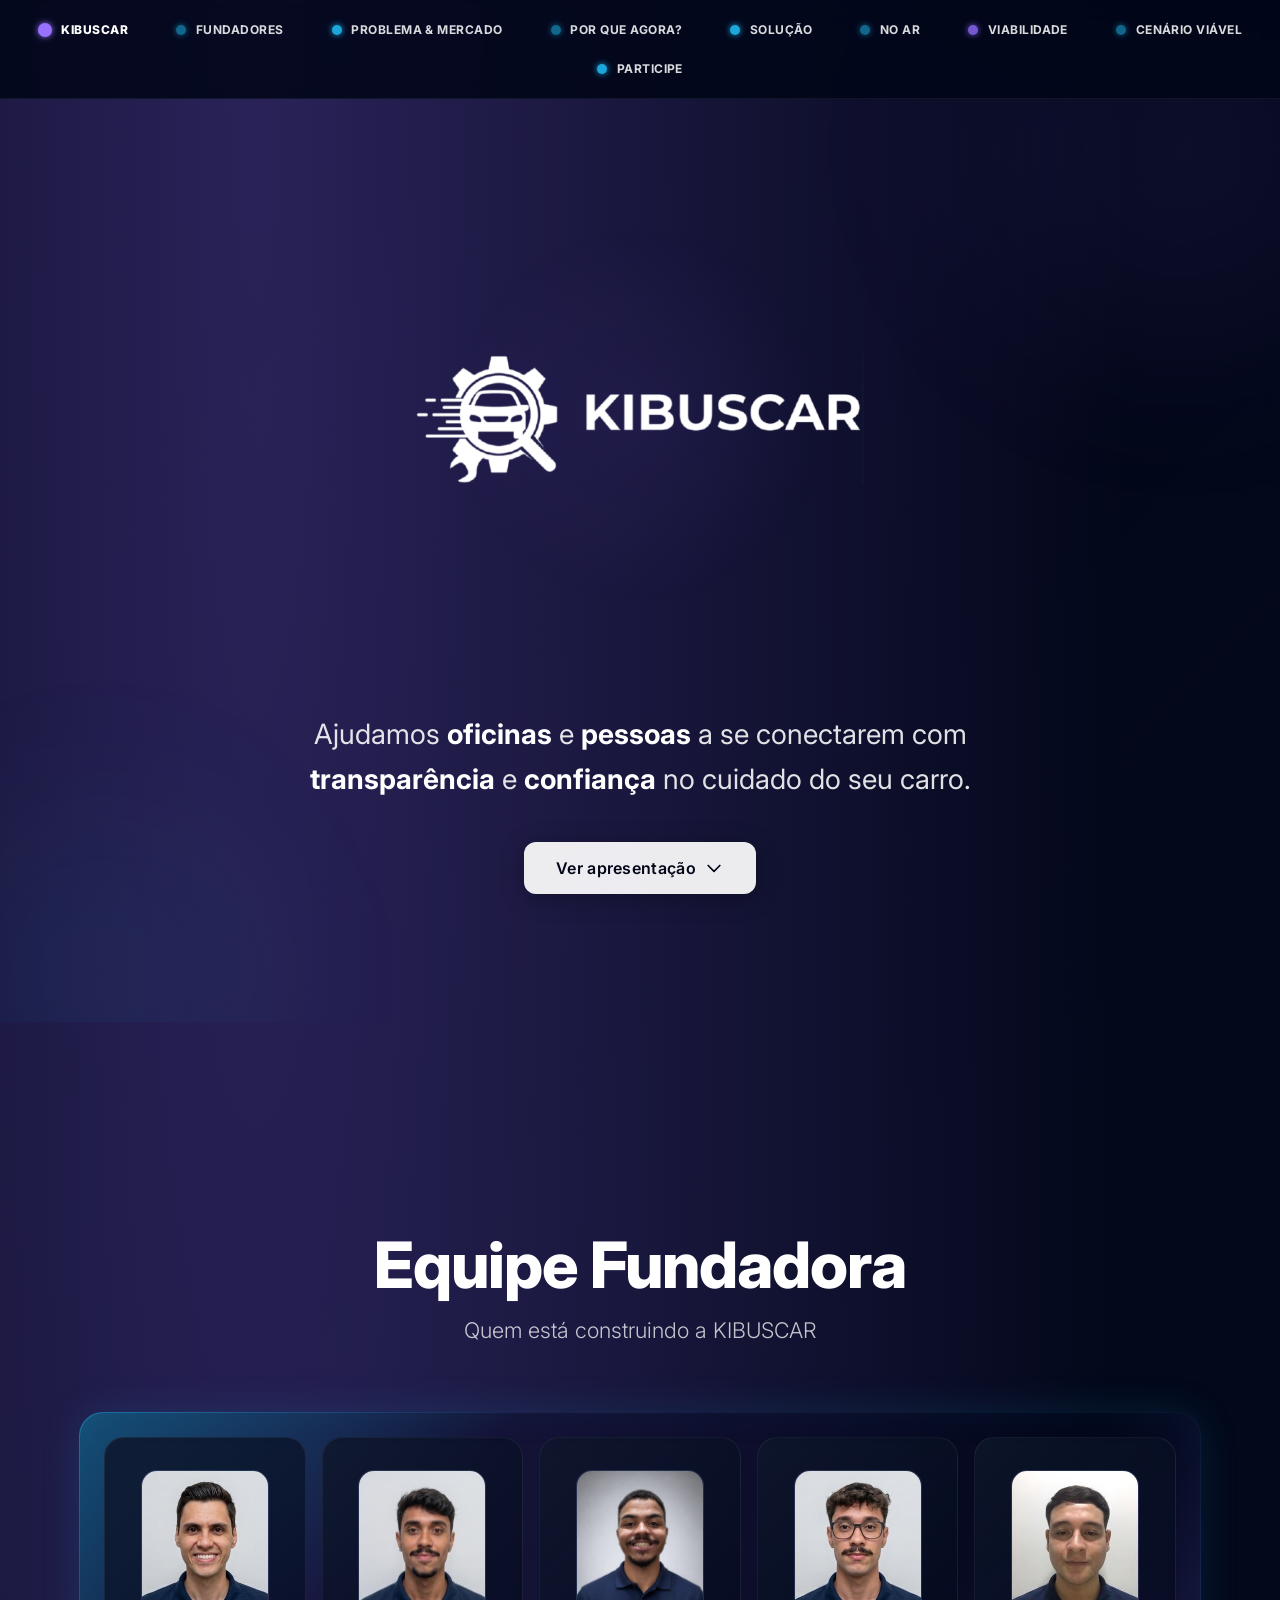
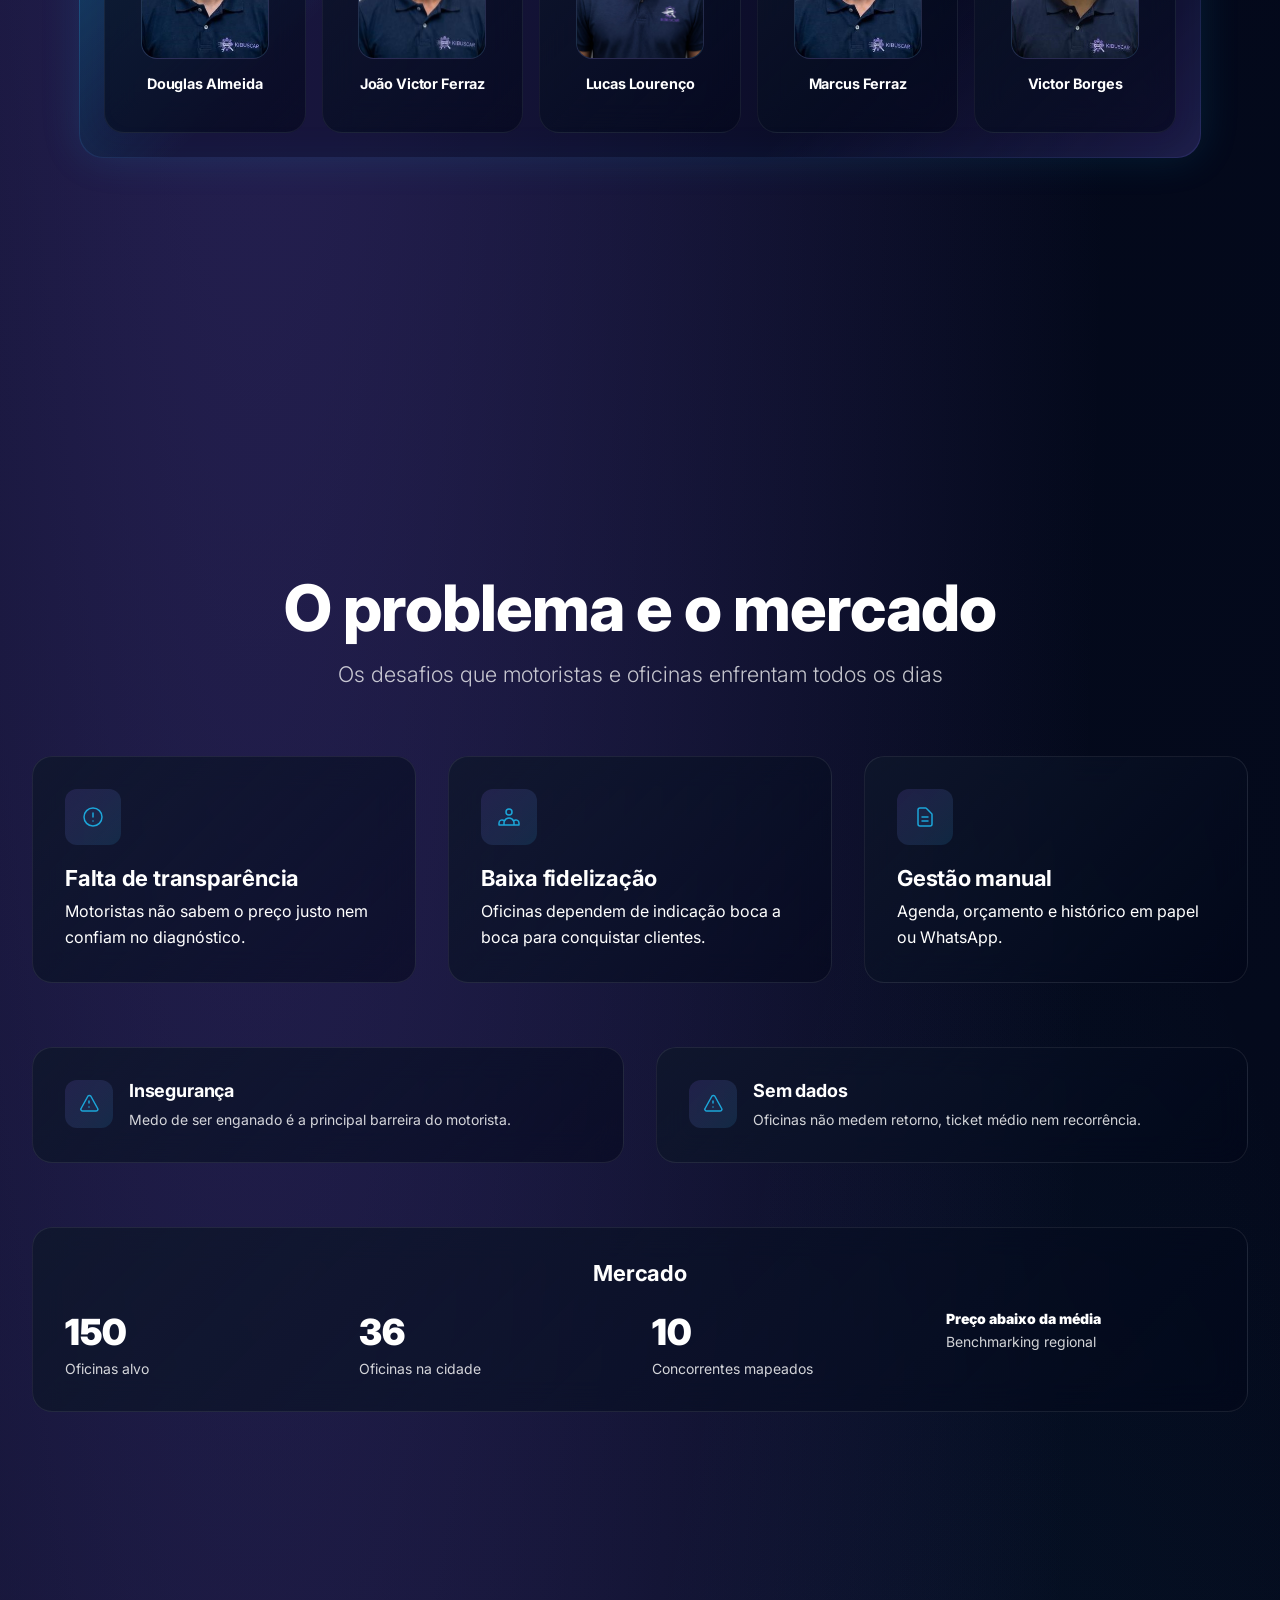
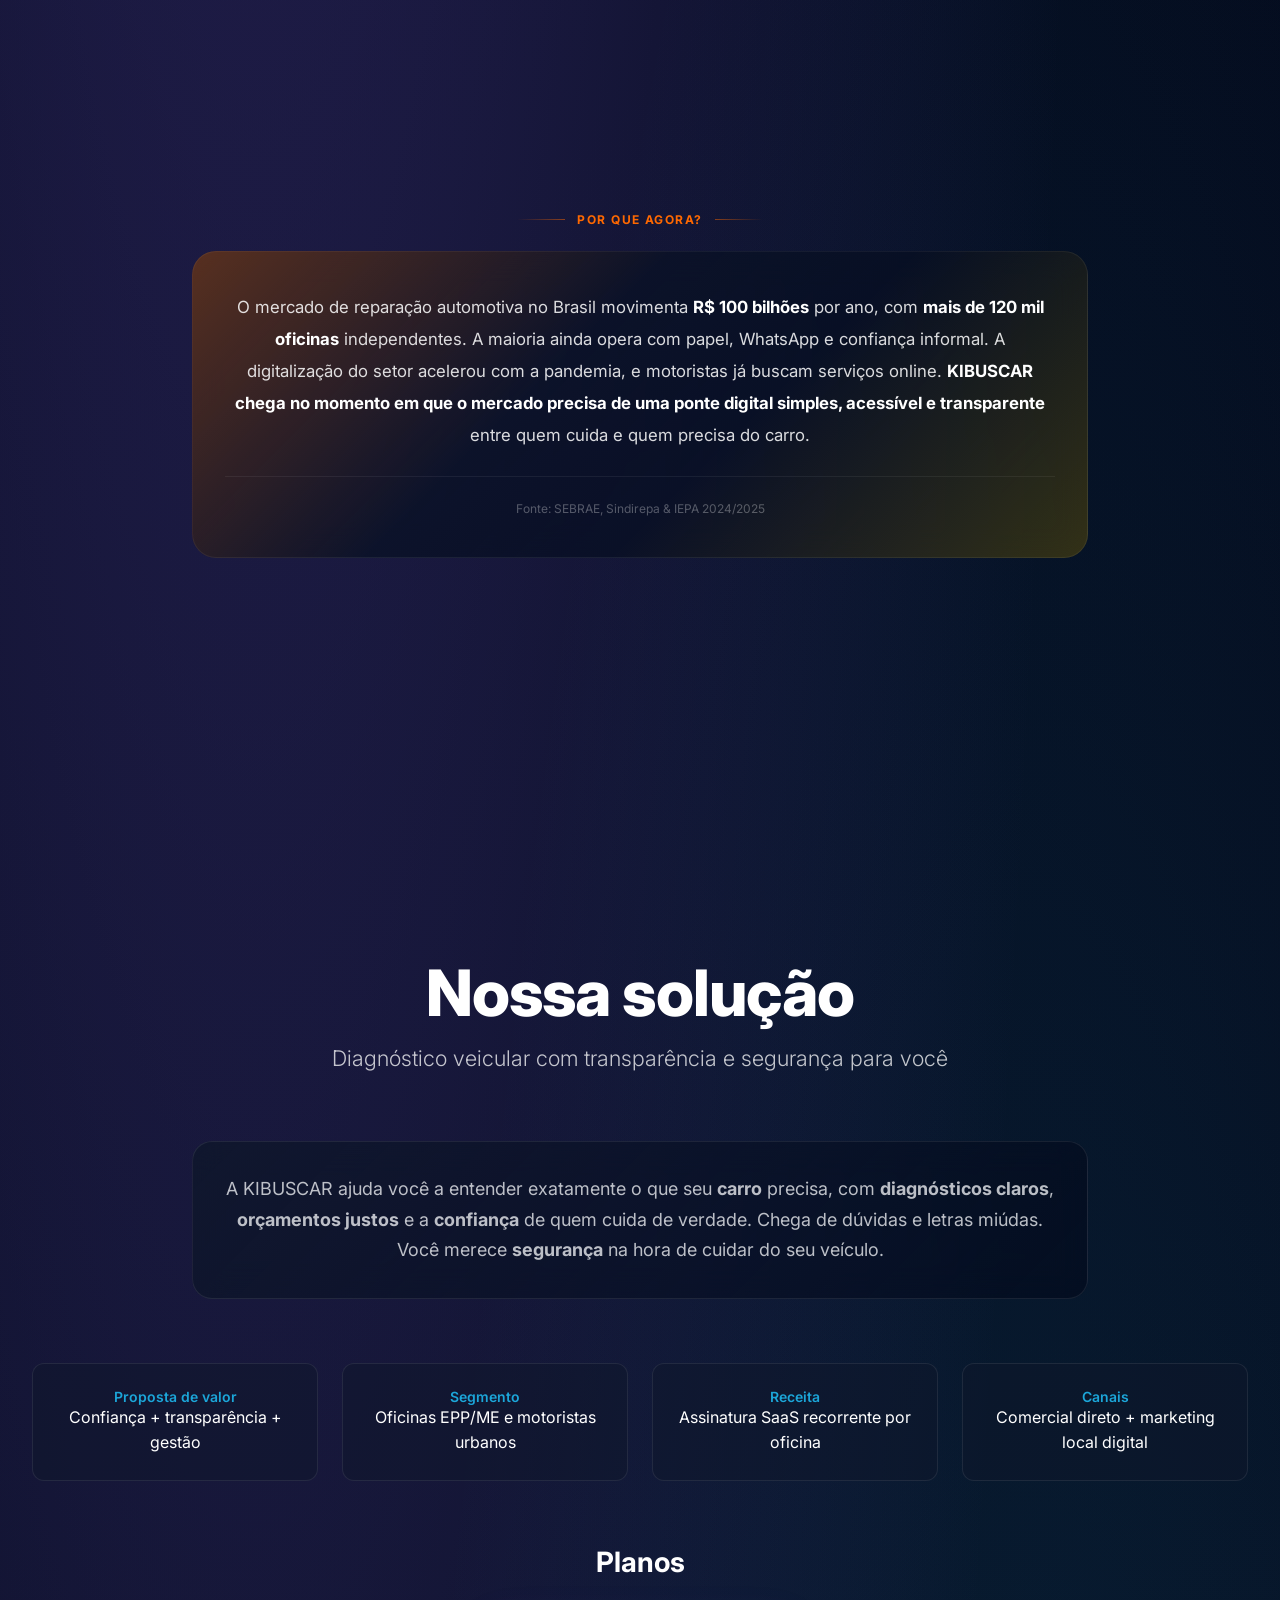
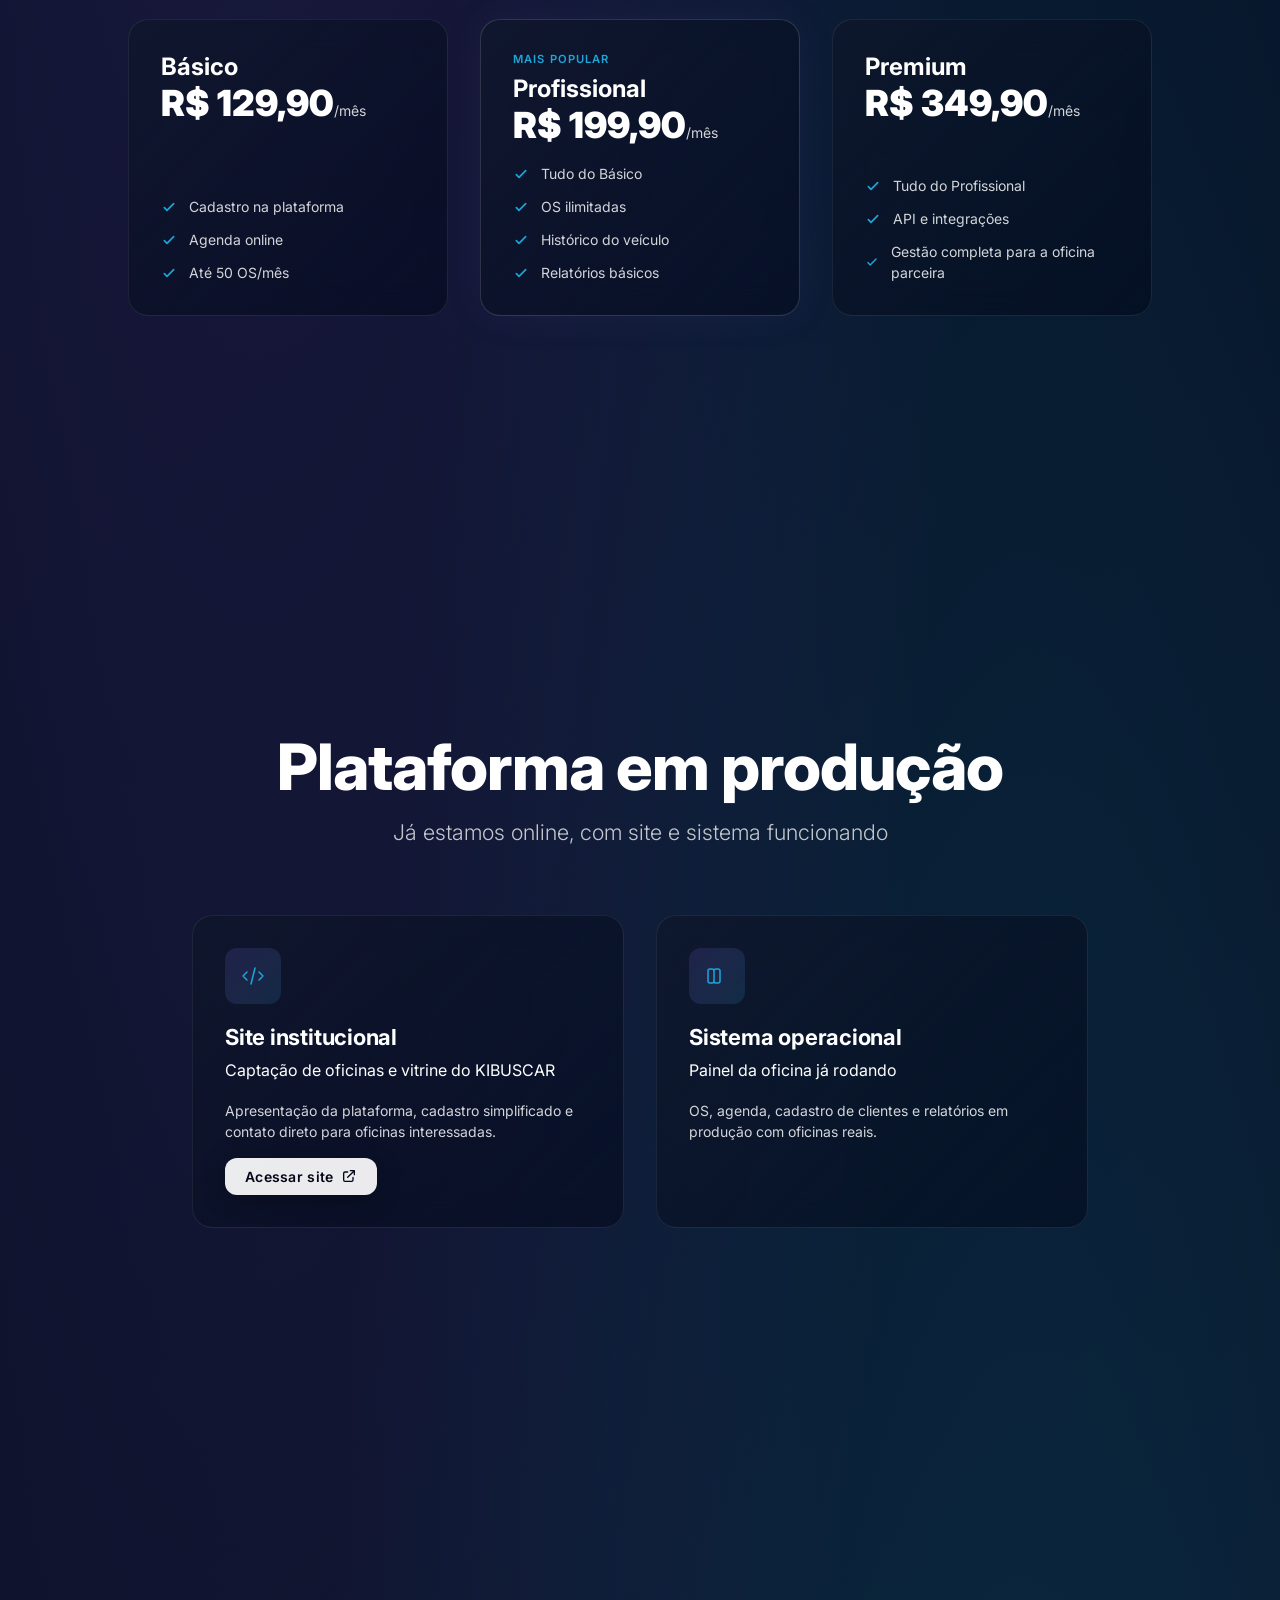
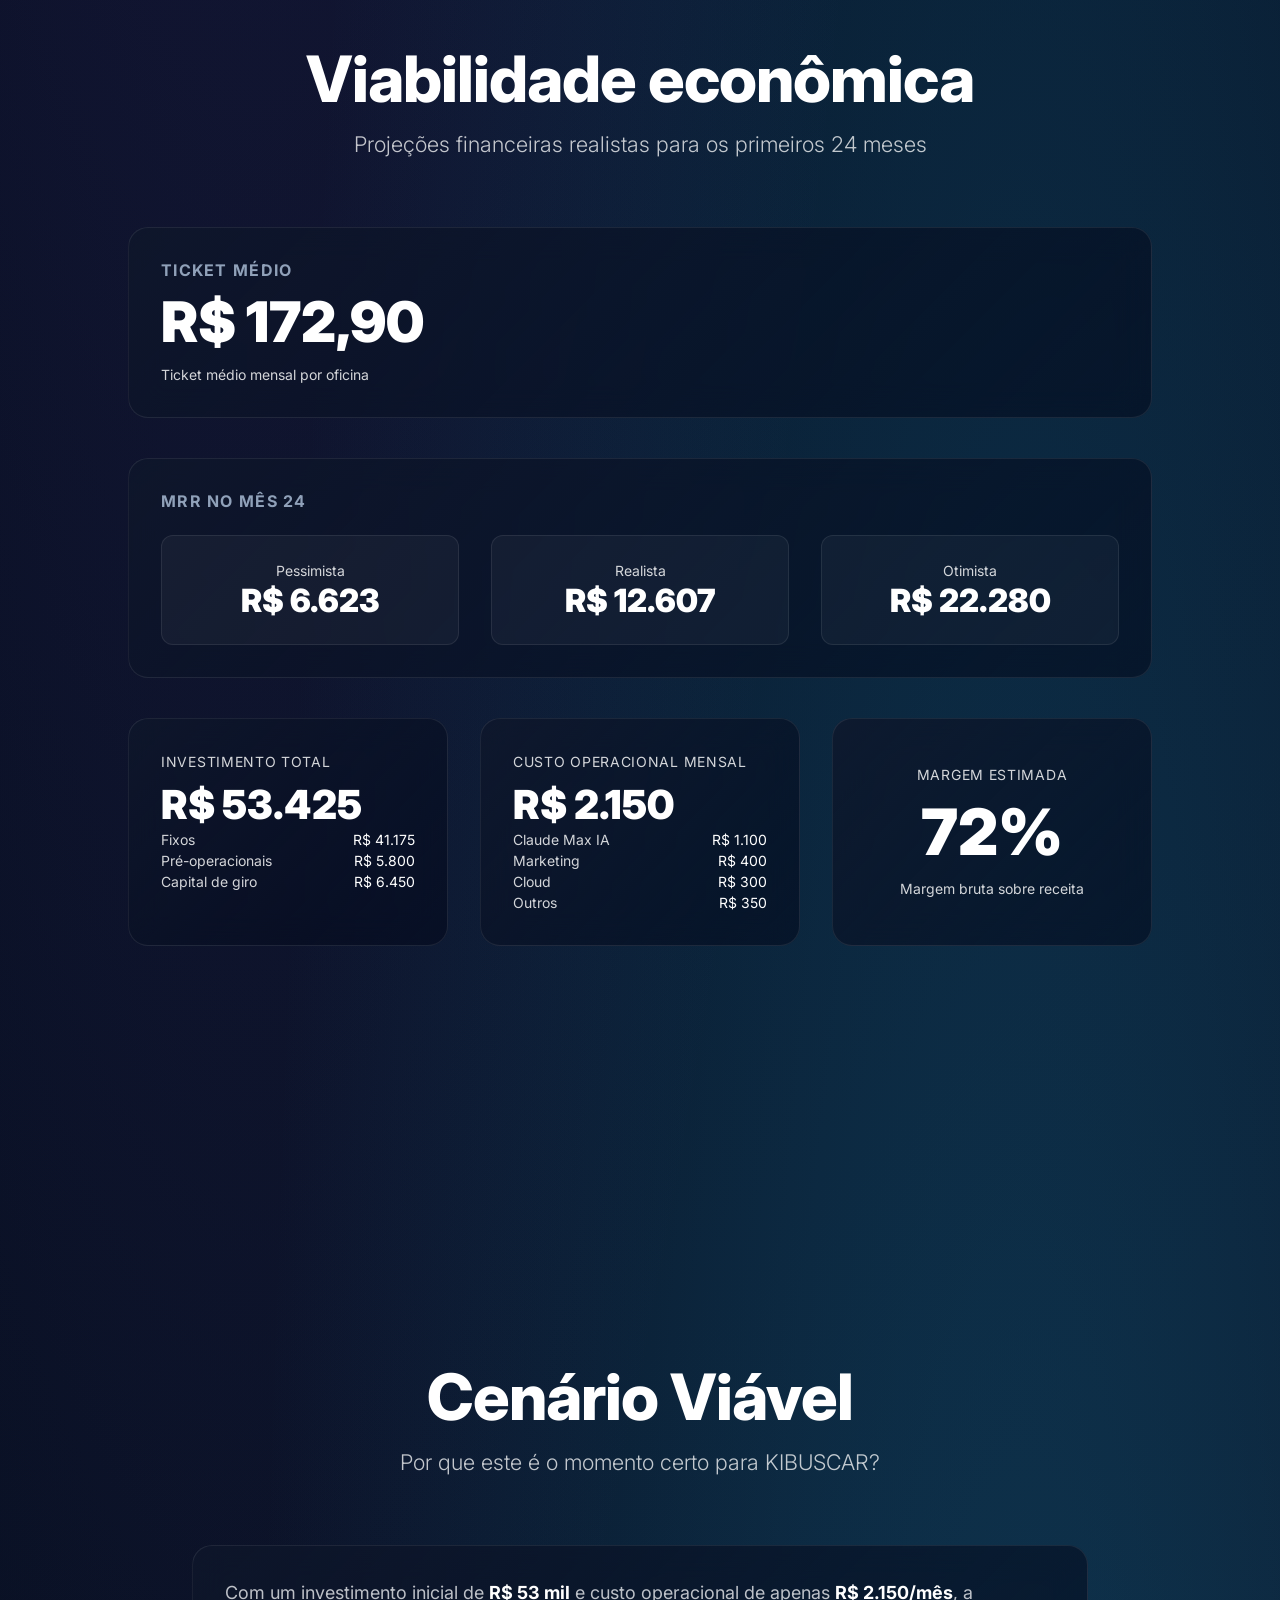
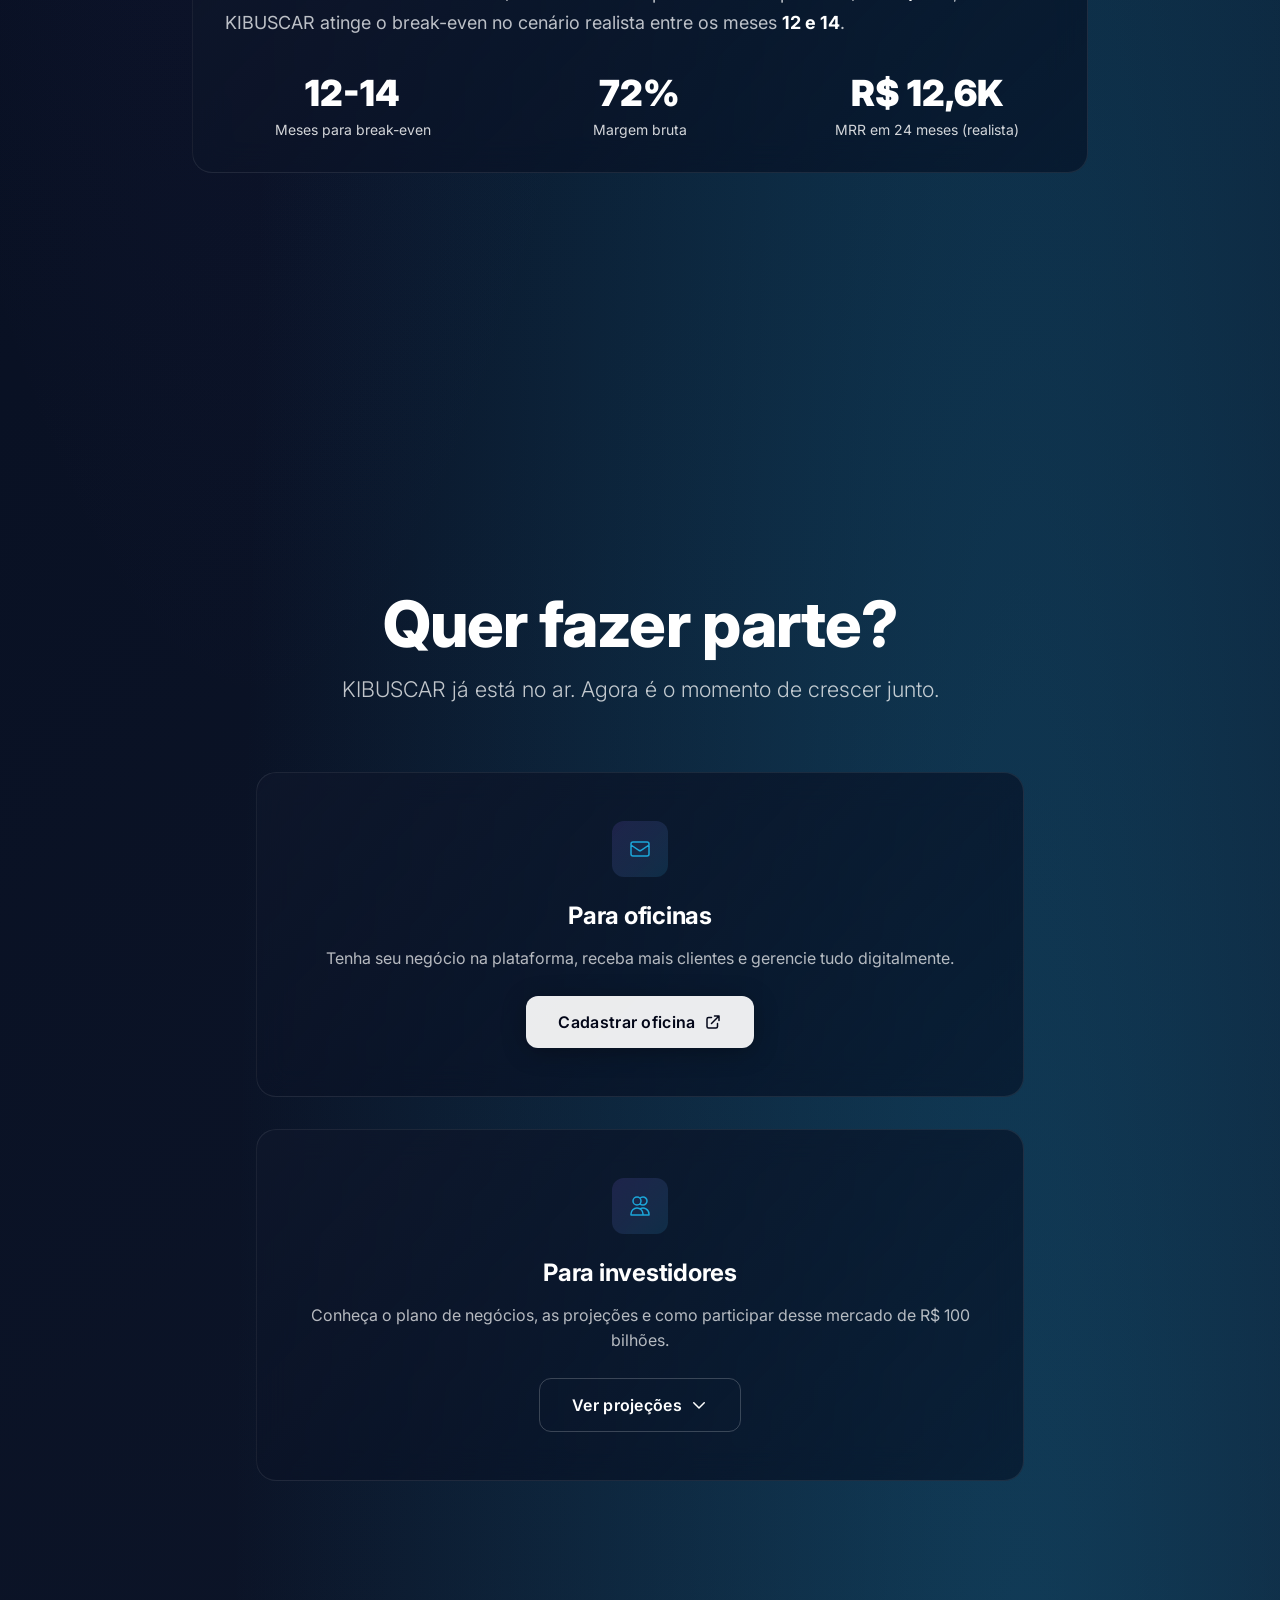
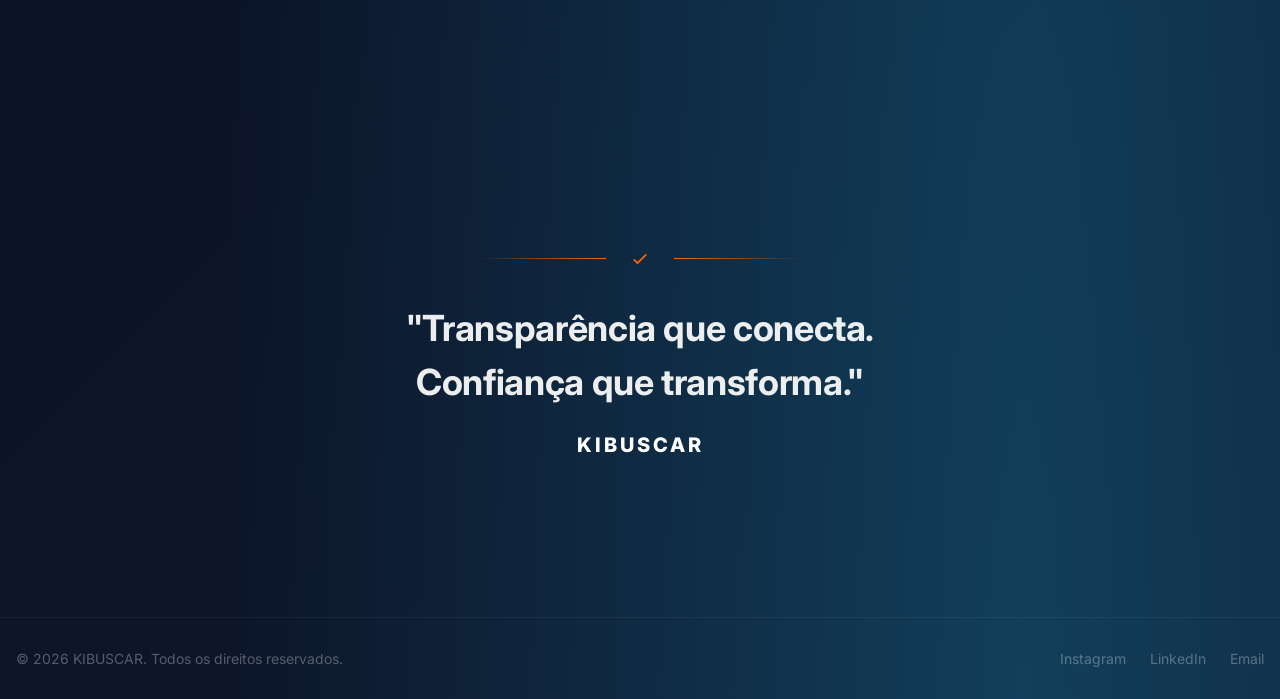
<file: kibuscar-pitch.html>
<!DOCTYPE html>
<html lang="pt-BR">
<head>
<meta charset="UTF-8">
<meta name="viewport" content="width=device-width, initial-scale=1.0">
<title>KIBUSCAR | Carros, Oficinas e Pessoas</title>
<link rel="icon" type="image/png" href="kibuscar-logo.png">
<link rel="apple-touch-icon" href="kibuscar-logo.png">
<link href="https://fonts.googleapis.com/css2?family=Inter:wght@300;400;500;600;700;800;900&display=swap" rel="stylesheet">
<style>
*, *::before, *::after { box-sizing: border-box; margin: 0; padding: 0; }
:root {
  --kibu-purple: oklch(55% .18 290);
  --kibu-teal: oklch(68% .13 230);
  --foreground: oklch(100% 0 0);
  --muted-foreground: oklch(70.4% .04 256.788);
  --card-bg: oklch(20.8% .042 265.755);
  --surface: oklch(12.9% .042 264.695);
  --border: oklch(100% 0 0 / .1);
  --gradient-amber: linear-gradient(135deg, var(--kibu-purple), var(--kibu-teal));
}
html { scroll-behavior: smooth; scroll-padding-top: 2rem; }
body {
  font-family: 'Inter', system-ui, -apple-system, sans-serif;
  background: radial-gradient(ellipse at 20% 0%, oklch(55% .18 290 / 0.35), transparent 60%),
              radial-gradient(ellipse at 80% 100%, oklch(68% .13 230 / 0.28), transparent 55%),
              linear-gradient(135deg, oklch(12.9% .042 264.695) 0%, oklch(16% .04 265) 50%, oklch(20.8% .042 265.755) 100%);
  color: var(--foreground);
  -webkit-font-smoothing: antialiased;
  min-height: 100vh;
  padding-top: 3rem;
}
::selection { background: var(--kibu-purple); color: #fff; }
::-webkit-scrollbar { width: 8px; }
::-webkit-scrollbar-track { background: var(--surface); }
::-webkit-scrollbar-thumb { background: var(--kibu-purple); border-radius: 4px; }

/* ===== KEYWORD SIDEBAR ===== */
.keyword-bar {
  position: fixed; top: 0; left: 0; right: 0;
  z-index: 50; display: flex; flex-direction: row;
  justify-content: center; align-items: center;
  gap: 0.5rem 1.5rem; padding: 0.875rem 1.5rem;
  flex-wrap: wrap;
  background: oklch(12.9% .042 264.695 / 0.88);
  backdrop-filter: blur(14px); -webkit-backdrop-filter: blur(14px);
  border-bottom: 1px solid oklch(100% 0 0 / 0.06);
}

.keyword-item {
  display: flex; align-items: center; gap: 0.6rem;
  text-decoration: none; transition: all 0.3s; cursor: pointer;
  padding: 0.5rem 0.75rem; border-radius: 0.5rem;
}
.keyword-item:hover { background: oklch(100% 0 0 / 0.05); }
.keyword-dot {
  width: 10px; height: 10px; border-radius: 50%;
  transition: all 0.3s; flex-shrink: 0;
  box-shadow: 0 0 6px currentColor;
}
.keyword-label {
  font-size: 0.75rem; font-weight: 700; letter-spacing: 0.04em;
  color: oklch(100% 0 0 / 0.85); text-transform: uppercase;
  transition: all 0.3s; white-space: nowrap;
}
.keyword-item:hover .keyword-dot { width: 12px; height: 12px; box-shadow: 0 0 12px currentColor; }
.keyword-item:hover .keyword-label { color: var(--foreground); }
.keyword-item.active .keyword-dot { width: 14px; height: 14px; filter: brightness(1.3); }
.keyword-item.active .keyword-label { color: var(--foreground); font-weight: 800; }

/* ===== CONTAINERS ===== */
.section { max-width: 1280px; margin: 0 auto; padding: 5rem 1rem; position: relative; z-index: 1; }
@media (min-width: 768px) { .section { padding: 8rem 1.5rem; } }
@media (min-width: 1024px) { .section { padding: 8rem 2rem; } }

/* ===== TYPOGRAPHY ===== */
.section-title {
  font-size: 2.5rem; font-weight: 800; letter-spacing: -0.02em; line-height: 1.1;
  color: var(--foreground); text-align: center; margin-bottom: 0.75rem;
}
@media (min-width: 768px) { .section-title { font-size: 4rem; letter-spacing: -0.015em; } }
.section-subtitle {
  font-size: 1.125rem; font-weight: 300; line-height: 1.7; max-width: 42rem;
  color: oklch(100% 0 0 / 0.75); text-align: center; margin: 0 auto;
}
@media (min-width: 768px) { .section-subtitle { font-size: 1.35rem; } }

.hero-headline {
  font-size: 1.5rem; line-height: 1.6; color: oklch(100% 0 0 / 0.88);
  max-width: 42rem; margin: 0 auto 2.5rem; font-weight: 400;
}
.hero-headline strong { color: oklch(100% 0 0); font-weight: 700; }
@media (min-width: 768px) { .hero-headline { font-size: 1.75rem; } }

.card-title {
  font-size: 1.25rem; font-weight: 700; margin-bottom: 0.5rem; color: var(--foreground); letter-spacing: -0.01em;
}
@media (min-width: 768px) { .card-title { font-size: 1.375rem; } }
.card-text { color: var(--foreground); line-height: 1.6; }
.card-text-sm { color: oklch(100% 0 0 / 0.82); font-size: 0.875rem; line-height: 1.5; }

.section-divider {
  height: 1px; max-width: 42rem; margin: 2rem auto 0;
  background: linear-gradient(90deg, transparent, oklch(100% 0 0 / 0.2), transparent);
}

/* ===== GLASS CARD ===== */
.glass {
  background: linear-gradient(135deg, oklch(20.8% .042 265.755 / 0.8) 0%, oklch(12.9% .042 264.695 / 0.5) 100%);
  backdrop-filter: blur(16px); -webkit-backdrop-filter: blur(16px);
  border: 1px solid oklch(100% 0 0 / 0.08);
  border-radius: 1.25rem;
  transition: all 0.4s cubic-bezier(0.4,0,0.2,1);
}
.glass:hover {
  border-color: oklch(100% 0 0 / 0.2);
  transform: translateY(-4px);
  box-shadow: 0 20px 60px rgba(0,0,0,0.4);
}
.glass:active {
  border-color: var(--kibu-purple);
  box-shadow: 0 0 0 2px oklch(55% .18 290 / 0.3), 0 20px 60px rgba(0,0,0,0.4);
  transform: translateY(-2px) scale(0.99);
}

/* ===== BUTTONS ===== */
.btn-primary, .btn-secondary {
  display: inline-flex; align-items: center; gap: 0.5rem;
  padding: 1rem 2rem; border-radius: 0.75rem;
  font-weight: 600; font-size: 1rem; text-decoration: none;
  transition: all 0.3s cubic-bezier(0.4,0,0.2,1); cursor: pointer;
  letter-spacing: 0.02em;
}
.btn-primary {
  background: oklch(100% 0 0 / 0.92);
  color: oklch(12.9% .042 264.695); box-shadow: 0 4px 24px rgba(0,0,0,0.3);
}
.btn-primary:hover { transform: translateY(-2px); box-shadow: 0 8px 32px rgba(0,0,0,0.4); background: #fff; }
.btn-secondary {
  border: 1.5px solid oklch(100% 0 0 / 0.2); color: var(--foreground); background: transparent;
}
.btn-secondary:hover { border-color: oklch(100% 0 0 / 0.5); background: oklch(100% 0 0 / 0.05); transform: translateY(-2px); }

/* ===== ACCENT ===== */
.accent-gradient {
  color: var(--foreground); transition: all 0.3s;
}
.accent-gradient:hover {
  color: var(--kibu-teal);
  transform: scale(1.04);
  display: inline-block;
}
.text-accent { color: var(--kibu-purple); }
.text-teal { color: var(--kibu-teal); }

/* ===== HERO GLOW ===== */
.hero-glow, .hero-glow-2 {
  position: absolute; border-radius: 50%; pointer-events: none;
  filter: blur(60px); animation: pulseGlow 6s ease-in-out infinite;
}
.hero-glow {
  width: 600px; height: 600px; top: -200px; right: -200px;
  background: radial-gradient(circle, oklch(55% .18 290 / 0.12), transparent 70%);
}
.hero-glow-2 {
  width: 500px; height: 500px; bottom: -200px; left: -150px;
  background: radial-gradient(circle, oklch(68% .13 230 / 0.08), transparent 70%);
  animation-delay: 3s;
}
.hero-logo-wrap {
  display: inline-block; position: relative; margin: 0 auto 3.5rem;
  width: 30rem; height: 30rem; max-width: 85vw;
}
.hero-logo-wrap::before {
  content: ''; position: absolute; inset: 10%;
  border-radius: 50%;
  background: radial-gradient(circle, oklch(55% .18 290 / 0.08), transparent 70%);
  animation: logoPulse 5s ease-in-out infinite;
}
@keyframes logoPulse {
  0%, 100% { transform: scale(1); opacity: 0.6; }
  50% { transform: scale(1.2); opacity: 1; }
}
@keyframes pulseGlow {
  0%, 100% { opacity: 0.5; transform: scale(1); }
  50% { opacity: 1; transform: scale(1.1); }
}

/* ===== NEON ACCENTS ===== */
:root {
  --neon-orange: oklch(72% 0.22 45);
  --neon-red: oklch(62% 0.24 25);
  --neon-yellow: oklch(85% 0.18 95);
}
.bg-deco {
  position: fixed; inset: 0; pointer-events: none; z-index: 0; overflow: hidden;
}
.bg-deco .accent {
  position: absolute; border-radius: 999px;
}
/* Horizontal line: problem → solution transition */
.bg-deco .accent:nth-child(1) {
  top: 105vh; left: 10%; height: 1px; width: 0;
  background: var(--neon-red);
  box-shadow: 0 0 6px var(--neon-red);
  animation: neonSlide 10s ease-in-out infinite;
}
/* Horizontal line: viability area */
.bg-deco .accent:nth-child(2) {
  top: 470vh; right: 15%; height: 1px; width: 0;
  background: var(--neon-yellow);
  box-shadow: 0 0 6px var(--neon-yellow);
  animation: neonSlide 12s ease-in-out infinite;
  animation-delay: -5s;
}
/* Vertical accent near hero */
.bg-deco .accent:nth-child(3) {
  bottom: 5%; right: 6%; width: 1px; height: 0;
  background: linear-gradient(180deg, transparent, var(--neon-orange));
  box-shadow: 0 0 8px var(--neon-orange);
  animation: neonRise 8s ease-in-out infinite;
}
/* Soft glow behind MVP/planos section */
.bg-deco .glow {
  position: absolute; border-radius: 50%;
  filter: blur(60px); opacity: 0.03;
  animation: orbFloat 30s infinite ease-in-out;
}
.bg-deco .glow:nth-child(4) {
  width: 350px; height: 350px; top: 200vh; left: 50%;
  transform: translateX(-50%);
  background: radial-gradient(circle, var(--neon-yellow), transparent);
  animation-delay: -10s;
}

@keyframes neonSlide {
  0%, 100% { width: 0; opacity: 0; }
  15% { opacity: 0.06; }
  40% { width: 35%; opacity: 0.1; }
  70% { width: 20%; opacity: 0.05; }
  90% { opacity: 0; }
}
@keyframes neonRise {
  0%, 100% { height: 0; opacity: 0; }
  15% { opacity: 0.07; }
  40% { height: 80px; opacity: 0.12; }
  70% { height: 50px; opacity: 0.05; }
  90% { opacity: 0; }
}
@keyframes orbFloat {
  0%, 100% { transform: translateX(-50%) translate(0, 0) scale(1); }
  25% { transform: translateX(-50%) translate(20px, -30px) scale(1.1); }
  50% { transform: translateX(-50%) translate(-20px, 20px) scale(0.9); }
  75% { transform: translateX(-50%) translate(15px, -10px) scale(1.05); }
}
.fade-in { opacity: 0; transform: translateY(30px); transition: opacity 0.8s ease-out, transform 0.8s ease-out; }
.fade-in.visible { opacity: 1; transform: translateY(0); }

/* ===== LOGO / PHOTO PLACEHOLDERS ===== */
.photo-placeholder {
  width: 7rem; aspect-ratio: 250/370; border-radius: 1rem;
  background: linear-gradient(135deg, oklch(55% .18 290 / 0.2), oklch(68% .13 230 / 0.12));
  display: flex; align-items: center; justify-content: center;
  border: 1.5px solid oklch(100% 0 0 / .06); margin: 0 auto 1rem;
  transition: all 0.3s ease; overflow: hidden;
}
@media (min-width: 768px) { .photo-placeholder { width: 8rem; } }
.photo-placeholder span { color: oklch(100% 0 0 / .2); font-size: 0.75rem; font-weight: 300; letter-spacing: 0.02em; }
.photo-placeholder img { width: 100%; height: 100%; object-fit: cover; }
.team-card:hover .photo-placeholder {
  border-color: oklch(68% .13 230 / 0.3);
  box-shadow: 0 0 20px oklch(68% .13 230 / 0.1);
}

/* ===== TEAM CARD ===== */
.team-card {
  display: flex; flex-direction: column; align-items: center; text-align: center;
  padding: 2rem 1.5rem;
  background: linear-gradient(135deg, oklch(20.8% .042 265.755 / 0.85) 0%, oklch(12.9% .042 264.695 / 0.55) 100%);
  backdrop-filter: blur(16px); border: 1px solid oklch(100% 0 0 / 0.06);
  border-radius: 1.25rem;
  transition: all 0.4s cubic-bezier(0.4,0,0.2,1);
  position: relative; overflow: hidden;
}
.team-card::before {
  content: ''; position: absolute; top: 0; left: 0; right: 0;
  height: 2px;
  background: linear-gradient(90deg, transparent, oklch(68% .13 230 / 0.3), transparent);
  opacity: 0; transition: opacity 0.4s ease;
}
.team-card:hover {
  border-color: oklch(100% 0 0 / 0.15); transform: translateY(-6px);
  box-shadow: 0 24px 64px rgba(0,0,0,0.5);
}
.team-card:hover::before { opacity: 1; }
.team-card:active {
  border-color: var(--kibu-purple);
  box-shadow: 0 0 0 2px oklch(55% .18 290 / 0.3), 0 24px 64px rgba(0,0,0,0.5);
  transform: translateY(-3px) scale(0.99);
}

/* ===== TEAM NEON FRAME ===== */
.team-neon-frame {
  position: relative; padding: 1.5rem; border-radius: 1.5rem;
  background: oklch(12.9% .042 264.695 / 0.3);
}
.team-neon-frame::before {
  content: ''; position: absolute; inset: -1px;
  border-radius: 1.5rem;
  background: linear-gradient(135deg, oklch(68% .13 230 / 0.6), transparent 30%, transparent 70%, oklch(55% .18 290 / 0.35));
  z-index: -1;
  animation: neonBorder 3s ease-in-out infinite;
}
.team-neon-frame::after {
  content: ''; position: absolute; inset: 0;
  border-radius: 1.5rem;
  box-shadow: 0 0 40px oklch(68% .13 230 / 0.15), inset 0 0 40px oklch(68% .13 230 / 0.06);
  pointer-events: none;
  animation: neonGlow 3s ease-in-out infinite;
}
@keyframes neonBorder {
  0%, 100% { opacity: 0.5; }
  50% { opacity: 1; }
}
@keyframes neonGlow {
  0%, 100% { box-shadow: 0 0 25px oklch(68% .13 230 / 0.1), inset 0 0 25px oklch(68% .13 230 / 0.04); }
  50% { box-shadow: 0 0 55px oklch(68% .13 230 / 0.2), inset 0 0 55px oklch(68% .13 230 / 0.08); }
}

/* ===== PLAN CARD ===== */
.plan-card {
  display: flex; flex-direction: column; padding: 2rem;
  background: linear-gradient(135deg, oklch(20.8% .042 265.755 / 0.8) 0%, oklch(12.9% .042 264.695 / 0.5) 100%);
  backdrop-filter: blur(16px); border: 1px solid oklch(100% 0 0 / 0.08);
  border-radius: 1.25rem;
  transition: all 0.4s cubic-bezier(0.4,0,0.2,1);
}
.plan-card:hover { border-color: oklch(100% 0 0 / 0.2); transform: translateY(-4px); box-shadow: 0 20px 60px rgba(0,0,0,0.4); }
.plan-card:active { border-color: var(--kibu-purple); box-shadow: 0 0 0 2px oklch(55% .18 290 / 0.3), 0 20px 60px rgba(0,0,0,0.4); transform: translateY(-2px) scale(0.99); }
.plan-card.featured { border-color: oklch(100% 0 0 / 0.15); box-shadow: 0 0 40px oklch(55% .18 290 / 0.08); }

/* ===== METRIC CARD ===== */
.metric-card {
  padding: 1.5rem; border-radius: 0.75rem; text-align: center;
  background: oklch(20.8% .042 265.755 / 0.5); border: 1px solid oklch(100% 0 0 / 0.08);
  transition: all 0.3s;
}
.metric-card:hover { border-color: oklch(100% 0 0 / 0.2); background: oklch(20.8% .042 265.755 / 0.7); }
.metric-card:active { border-color: var(--kibu-teal); box-shadow: 0 0 0 2px oklch(68% .13 230 / 0.3); transform: scale(0.98); }

/* ===== ICON BOX ===== */
.icon-box {
  width: 3.5rem; height: 3.5rem; border-radius: 0.75rem;
  background: linear-gradient(135deg, oklch(55% .18 290 / 0.18), oklch(68% .13 230 / 0.15));
  display: flex; align-items: center; justify-content: center; flex-shrink: 0;
}
.icon-box svg, .icon-box-sm svg { width: 1.5rem; height: 1.5rem; color: var(--kibu-teal); }
.icon-box-sm {
  width: 3rem; height: 3rem; border-radius: 0.75rem;
  background: linear-gradient(135deg, oklch(55% .18 290 / 0.18), oklch(68% .13 230 / 0.15));
  display: flex; align-items: center; justify-content: center; flex-shrink: 0;
}

/* ===== STEP ===== */
.step-num {
  width: 2.5rem; height: 2.5rem; border-radius: 50%;
  background: var(--gradient-amber);
  display: flex; align-items: center; justify-content: center;
  color: #fff; font-weight: 700; font-size: 0.875rem; flex-shrink: 0;
}

/* ===== IMPACT SECTION ===== */
.impact-section {
  text-align: center; padding: 6rem 1rem;
  max-width: 64rem; margin: 0 auto;
}
.impact-frame {
  display: flex; align-items: center; gap: 1.5rem;
  justify-content: center; margin-bottom: 2rem;
}
.impact-frame .line {
  flex: 1; max-width: 8rem; height: 1px;
  background: linear-gradient(90deg, transparent, var(--neon-orange));
}
.impact-frame .line:last-child {
  background: linear-gradient(90deg, var(--neon-orange), transparent);
}
.impact-phrase {
  font-size: 1.75rem; font-weight: 700; line-height: 1.5; letter-spacing: -0.01em;
  color: oklch(100% 0 0 / 0.92); max-width: 48rem; margin: 0 auto 1.5rem;
}
@media (min-width: 768px) { .impact-phrase { font-size: 2.25rem; } }
.impact-brand {
  font-size: 1.25rem; font-weight: 800; letter-spacing: 0.15em; text-transform: uppercase;
  color: var(--foreground);
}

/* ===== WHY NOW SECTION ===== */
.why-now-card {
  position: relative;
  background: linear-gradient(135deg, oklch(20.8% .042 265.755 / 0.9) 0%, oklch(12.9% .042 264.695 / 0.6) 100%);
  backdrop-filter: blur(16px); -webkit-backdrop-filter: blur(16px);
  border-radius: 1.5rem; padding: 2.5rem 2rem;
  border: 1px solid oklch(100% 0 0 / 0.06);
  animation: whyPulse 4s ease-in-out infinite;
}
.why-now-card::before {
  content: ''; position: absolute; inset: -1px;
  border-radius: 1.5rem;
  background: linear-gradient(135deg, oklch(72% 0.22 45 / 0.3), transparent 40%, transparent 60%, oklch(85% 0.18 95 / 0.2));
  z-index: -1;
  animation: whyBorder 6s ease-in-out infinite;
}
@keyframes whyPulse {
  0%, 100% { box-shadow: 0 0 20px oklch(72% 0.22 45 / 0.05), 0 8px 32px rgba(0,0,0,0.4); }
  50% { box-shadow: 0 0 40px oklch(72% 0.22 45 / 0.12), 0 12px 48px rgba(0,0,0,0.5); }
}
@keyframes whyBorder {
  0%, 100% { opacity: 0.4; }
  50% { opacity: 1; }
}
.why-now-divider {
  display: flex; align-items: center; justify-content: center; gap: 0.75rem;
  margin-bottom: 1.5rem;
}
.why-now-divider .line {
  flex: 1; max-width: 3rem; height: 1px;
  background: linear-gradient(90deg, transparent, oklch(72% 0.22 45 / 0.5));
  animation: dividerPulse 3s ease-in-out infinite;
}
.why-now-divider .line:last-child {
  background: linear-gradient(90deg, oklch(72% 0.22 45 / 0.5), transparent);
  animation-delay: -1.5s;
}
@keyframes dividerPulse {
  0%, 100% { opacity: 0.3; }
  50% { opacity: 1; }
}
.why-now-label {
  font-size: 0.75rem; font-weight: 700; letter-spacing: 0.12em; text-transform: uppercase;
  color: oklch(72% 0.22 45);
  animation: labelGlow 3s ease-in-out infinite;
}
@keyframes labelGlow {
  0%, 100% { text-shadow: 0 0 4px oklch(72% 0.22 45 / 0.2); }
  50% { text-shadow: 0 0 12px oklch(72% 0.22 45 / 0.5); }
}

/* ===== FOOTER ===== */
footer { border-top: 1px solid oklch(100% 0 0 / .05); padding: 2rem 0; }
.footer-inner {
  max-width: 1280px; margin: 0 auto; padding: 0 1rem;
  display: flex; flex-direction: column; align-items: center; gap: 1rem;
}
@media (min-width: 768px) { .footer-inner { flex-direction: row; justify-content: space-between; } }
footer p { color: oklch(100% 0 0 / .3); font-size: 0.875rem; }
footer a { color: oklch(100% 0 0 / .3); font-size: 0.875rem; text-decoration: none; transition: color 0.3s; }
footer a:hover { color: var(--kibu-teal); }
footer .links { display: flex; gap: 1.5rem; }

/* ===== UTILITY GRIDS ===== */
.grid-3 { display: grid; gap: 1.5rem; }
@media (min-width: 768px) { .grid-3 { grid-template-columns: repeat(3, 1fr); gap: 2rem; } }
.grid-2 { display: grid; gap: 1.5rem; }
@media (min-width: 768px) { .grid-2 { grid-template-columns: repeat(2, 1fr); gap: 2rem; } }
.grid-4 { display: grid; gap: 1.5rem; }
@media (min-width: 768px) { .grid-4 { grid-template-columns: repeat(4, 1fr); gap: 1.5rem; } }
.grid-metrics { display: grid; grid-template-columns: repeat(2, 1fr); gap: 1rem; }
@media (min-width: 768px) { .grid-metrics { grid-template-columns: repeat(4, 1fr); gap: 1.5rem; } }
.flex-gap { display: flex; gap: 1rem; flex-wrap: wrap; }
.mb-16 { margin-bottom: 4rem; } .mb-10 { margin-bottom: 2.5rem; } .mb-8 { margin-bottom: 2rem; }
.mb-6 { margin-bottom: 1.5rem; } .mb-4 { margin-bottom: 1rem; } .mb-2 { margin-bottom: 0.5rem; }
.mt-1 { margin-top: 0.25rem; } .mt-2 { margin-top: 0.5rem; } .mt-auto { margin-top: auto; }
.gap-3 { gap: 0.75rem; } .gap-4 { gap: 1rem; } .gap-5 { gap: 1.25rem; }
.gap-6 { gap: 1.5rem; } .gap-10 { gap: 2.5rem; }
.p-6 { padding: 1.5rem; } .p-8 { padding: 2rem; }
@media (min-width: 768px) { .p-8-md { padding: 2.5rem; } .p-10-md { padding: 3rem; } }
.max-w-3xl { max-width: 48rem; } .max-w-4xl { max-width: 56rem; } .max-w-5xl { max-width: 64rem; }
.mx-auto { margin-left: auto; margin-right: auto; }
.text-center { text-align: center; } .text-left { text-align: left; }
.text-sm { font-size: 0.875rem; } .text-lg { font-size: 1.125rem; }
.text-xl { font-size: 1.25rem; } .text-3xl { font-size: 1.875rem; }
.text-4xl { font-size: 2.25rem; } .text-5xl { font-size: 3rem; }
@media (min-width: 768px) { .text-4xl-md { font-size: 3rem; } .text-5xl-md { font-size: 3.75rem; } }
.text-white { color: #fff; }
.font-light { font-weight: 300; } .font-medium { font-weight: 500; }
.font-semibold { font-weight: 600; } .font-bold { font-weight: 700; } .font-black { font-weight: 900; }
.tracking-widest { letter-spacing: 0.1em; } .uppercase { text-transform: uppercase; }
.leading-relaxed { line-height: 1.625; }
.h-full { height: 100%; } .shrink-0 { flex-shrink: 0; }
.justify-between { justify-content: space-between; }
.space-y-3 > * + * { margin-top: 0.75rem; }
.space-y-5 > * + * { margin-top: 1.25rem; }
.space-y-6 > * + * { margin-top: 1.5rem; }
.space-y-10 > * + * { margin-top: 2.5rem; }
</style>
</head>
<body>

<div class="bg-deco">
  <div class="accent"></div>
  <div class="accent"></div>
  <div class="accent"></div>
  <div class="glow"></div>
</div>

<!-- KEYWORD BAR -->
<nav class="keyword-bar" id="keywordBar"></nav>

<!-- ===== HERO ===== -->
<section id="abertura" style="position:relative;min-height:100vh;display:flex;align-items:center;overflow:hidden;">
  <div class="hero-glow"></div>
  <div class="hero-glow-2"></div>
  <div class="section" style="width:100%;">
    <div class="fade-in" style="display:flex;flex-direction:column;align-items:center;text-align:center;">
      <a href="https://kibuscar.com.br/?i=2" target="_blank" rel="noopener noreferrer" class="hero-logo-wrap">
        <img src="kibuscar-logo.png" alt="KIBUSCAR" style="width:100%;height:100%;filter:brightness(0) invert(1);object-fit:contain;position:relative;z-index:1;">
      </a>
      <h1 style="display:none;">KIBUSCAR | Carros, Oficinas e Pessoas</h1>
      <p class="hero-headline">Ajudamos <strong>oficinas</strong> e <strong>pessoas</strong> a se conectarem com <strong>transparência</strong> e <strong>confiança</strong> no cuidado do seu carro.</p>
      <div style="display:flex;gap:1rem;flex-wrap:wrap;justify-content:center;">
        <a href="#solucao" class="btn-primary">
          Ver apresentação
          <svg width="20" height="20" fill="none" viewBox="0 0 24 24" stroke="currentColor"><path stroke-linecap="round" stroke-linejoin="round" stroke-width="2" d="M19 9l-7 7-7-7"/></svg>
        </a>
      </div>
    </div>
  </div>
</section>

<!-- ===== EQUIPE ===== -->
<section id="equipe" style="padding:5rem 0;">
  <div class="section">
    <div class="section-title">Equipe Fundadora</div>
    <p class="section-subtitle mb-16">Quem está construindo a KIBUSCAR</p>
    <div class="fade-in" style="max-width:70rem;margin:0 auto;">
      <div class="team-neon-frame">
        <div style="display:flex;justify-content:center;gap:1rem;flex-wrap:wrap;">
          <div class="fade-in team-card" style="flex:1;min-width:9rem;max-width:13rem;">
             <div class="photo-placeholder"><img src="img/Douglas.jpeg" alt="Douglas Almeida"></div>
            <h3 class="card-title" style="font-size:0.9rem;">Douglas Almeida</h3>
          </div>
          <div class="fade-in team-card" style="flex:1;min-width:11rem;max-width:15rem;">
            <div class="photo-placeholder"><img src="img/Joao.jpeg" alt="João Ferraz"></div>
            <h3 class="card-title" style="font-size:0.9rem;">João Victor Ferraz</h3>
          </div>
          <div class="fade-in team-card" style="flex:1;min-width:9rem;max-width:13rem;">
             <div class="photo-placeholder"><img src="img/Lucas.jpeg" alt="Lucas Lourenço"></div>
            <h3 class="card-title" style="font-size:0.9rem;">Lucas Lourenço</h3>
          </div>
          <div class="fade-in team-card" style="flex:1;min-width:9rem;max-width:13rem;">
            <div class="photo-placeholder"><img src="img/Marcus.jpeg" alt="Marcus Ferraz"></div>
            <h3 class="card-title" style="font-size:0.9rem;">Marcus Ferraz</h3>
          </div>
          <div class="fade-in team-card" style="flex:1;min-width:9rem;max-width:13rem;">
             <div class="photo-placeholder"><img src="img/Victor.jpeg" alt="Victor Borges"></div>
            <h3 class="card-title" style="font-size:0.9rem;">Victor Borges</h3>
          </div>
        </div>
      </div>
    </div>
  </div>
</section>

<!-- ===== PROBLEMA & MERCADO ===== -->
<section id="problema-mercado" style="padding:5rem 0;">
  <div class="section">
    <div class="section-title">O problema e o mercado</div>
    <p class="section-subtitle mb-16">Os desafios que motoristas e oficinas enfrentam todos os dias</p>
    <div class="grid-3 mb-16">
      <div class="fade-in glass p-8">
        <div class="icon-box" style="margin-bottom:1.25rem;">
          <svg fill="none" viewBox="0 0 24 24" stroke="currentColor"><path stroke-linecap="round" stroke-linejoin="round" stroke-width="1.5" d="M12 8v4m0 4h.01M21 12a9 9 0 11-18 0 9 9 0 0118 0z"/></svg>
        </div>
        <h3 class="card-title">Falta de transparência</h3>
        <p class="card-text">Motoristas não sabem o preço justo nem confiam no diagnóstico.</p>
      </div>
      <div class="fade-in glass p-8">
        <div class="icon-box" style="margin-bottom:1.25rem;">
          <svg fill="none" viewBox="0 0 24 24" stroke="currentColor"><path stroke-linecap="round" stroke-linejoin="round" stroke-width="1.5" d="M17 20h5v-2a3 3 0 00-5.356-1.857M17 20H7m10 0v-2c0-.656-.126-1.283-.356-1.857M7 20H2v-2a3 3 0 015.356-1.857M7 20v-2c0-.656.126-1.283.356-1.857m0 0a5.002 5.002 0 019.288 0M15 7a3 3 0 11-6 0 3 3 0 016 0z"/></svg>
        </div>
        <h3 class="card-title">Baixa fidelização</h3>
        <p class="card-text">Oficinas dependem de indicação boca a boca para conquistar clientes.</p>
      </div>
      <div class="fade-in glass p-8">
        <div class="icon-box" style="margin-bottom:1.25rem;">
          <svg fill="none" viewBox="0 0 24 24" stroke="currentColor"><path stroke-linecap="round" stroke-linejoin="round" stroke-width="1.5" d="M9 12h6m-6 4h6m2 5H7a2 2 0 01-2-2V5a2 2 0 012-2h5.586a1 1 0 01.707.293l5.414 5.414a1 1 0 01.293.707V19a2 2 0 01-2 2z"/></svg>
        </div>
        <h3 class="card-title">Gestão manual</h3>
        <p class="card-text">Agenda, orçamento e histórico em papel ou WhatsApp.</p>
      </div>
    </div>
    <div class="grid-2 mb-16">
      <div class="fade-in glass p-8 flex-gap" style="align-items:flex-start;flex-wrap:nowrap;">
        <div class="icon-box-sm">
          <svg fill="none" viewBox="0 0 24 24" stroke="currentColor"><path stroke-linecap="round" stroke-linejoin="round" stroke-width="1.5" d="M12 9v2m0 4h.01m-6.938 4h13.856c1.54 0 2.502-1.667 1.732-2.5L13.732 4c-.77-.833-1.964-.833-2.732 0L4.082 16.5c-.77.833.192 2.5 1.732 2.5z"/></svg>
        </div>
        <div><h3 class="card-title" style="font-size:1.125rem;">Insegurança</h3><p class="card-text-sm">Medo de ser enganado é a principal barreira do motorista.</p></div>
      </div>
      <div class="fade-in glass p-8 flex-gap" style="align-items:flex-start;flex-wrap:nowrap;">
        <div class="icon-box-sm">
          <svg fill="none" viewBox="0 0 24 24" stroke="currentColor"><path stroke-linecap="round" stroke-linejoin="round" stroke-width="1.5" d="M12 9v2m0 4h.01m-6.938 4h13.856c1.54 0 2.502-1.667 1.732-2.5L13.732 4c-.77-.833-1.964-.833-2.732 0L4.082 16.5c-.77.833.192 2.5 1.732 2.5z"/></svg>
        </div>
        <div><h3 class="card-title" style="font-size:1.125rem;">Sem dados</h3><p class="card-text-sm">Oficinas não medem retorno, ticket médio nem recorrência.</p></div>
      </div>
    </div>
    <div class="fade-in glass" style="padding:2rem;">
      <h3 class="card-title text-center mb-6">Mercado</h3>
      <div class="grid-metrics">
        <div><p class="text-4xl font-black accent-gradient">150</p><p class="card-text-sm mt-1">Oficinas alvo</p></div>
        <div><p class="text-4xl font-black accent-gradient">36</p><p class="card-text-sm mt-1">Oficinas na cidade</p></div>
        <div><p class="text-4xl font-black accent-gradient">10</p><p class="card-text-sm mt-1">Concorrentes mapeados</p></div>
        <div><p class="text-sm font-black accent-gradient">Preço abaixo da média</p><p class="card-text-sm mt-1">Benchmarking regional</p></div>
      </div>
    </div>
  </div>
</section>

<!-- ===== POR QUE AGORA? ===== -->
<section id="por-que-agora" style="padding:4rem 0;">
  <div class="section">
    <div class="fade-in" style="max-width:56rem;margin:0 auto;text-align:center;">
      <div class="why-now-divider">
        <div class="line"></div>
        <span class="why-now-label">Por que agora?</span>
        <div class="line"></div>
      </div>
      <div class="why-now-card">
        <p style="color:oklch(100% 0 0 / 0.85);line-height:1.9;font-size:1.05rem;">
          O mercado de reparação automotiva no Brasil movimenta <strong style="color:var(--foreground);">R$ 100 bilhões</strong> por ano, com <strong style="color:var(--foreground);">mais de 120 mil oficinas</strong> independentes. A maioria ainda opera com papel, WhatsApp e confiança informal. A digitalização do setor acelerou com a pandemia, e motoristas já buscam serviços online. <strong style="color:var(--foreground);">KIBUSCAR chega no momento em que o mercado precisa de uma ponte digital simples, acessível e transparente</strong> entre quem cuida e quem precisa do carro.
        </p>
        <div style="margin-top:1.5rem;padding-top:1.25rem;border-top:1px solid oklch(100% 0 0 / 0.06);">
          <span style="font-size:0.75rem;color:oklch(100% 0 0 / 0.3);">Fonte: SEBRAE, Sindirepa & IEPA 2024/2025</span>
        </div>
      </div>
    </div>
  </div>
</section>

<!-- ===== SOLUÇÃO + PLANOS ===== -->
<section id="solucao" style="padding:5rem 0;">
  <div class="section">
    <div class="section-title">Nossa solução</div>
    <p class="section-subtitle mb-16">Diagnóstico veicular com transparência e segurança para você</p>
    <div class="fade-in glass p-8 mb-16" style="max-width:56rem;margin-left:auto;margin-right:auto;text-align:center;">
      <p class="text-lg" style="color:oklch(98.4% .003 247.858 / 0.75);line-height:1.7;">A KIBUSCAR ajuda você a entender exatamente o que seu <strong>carro</strong> precisa, com <strong>diagnósticos claros</strong>, <strong>orçamentos justos</strong> e a <strong>confiança</strong> de quem cuida de verdade. Chega de dúvidas e letras miúdas. Você merece <strong>segurança</strong> na hora de cuidar do seu veículo.</p>
    </div>
    <div class="grid-4 mb-16">
      <div class="metric-card"><p class="text-teal font-semibold text-sm mb-1">Proposta de valor</p><p class="card-text" style="color:var(--foreground);">Confiança + transparência + gestão</p></div>
      <div class="metric-card"><p class="text-teal font-semibold text-sm mb-1">Segmento</p><p class="card-text" style="color:var(--foreground);">Oficinas EPP/ME e motoristas urbanos</p></div>
      <div class="metric-card"><p class="text-teal font-semibold text-sm mb-1">Receita</p><p class="card-text" style="color:var(--foreground);">Assinatura SaaS recorrente por oficina</p></div>
      <div class="metric-card"><p class="text-teal font-semibold text-sm mb-1">Canais</p><p class="card-text" style="color:var(--foreground);">Comercial direto + marketing local digital</p></div>
    </div>
    <h3 class="text-xl font-bold text-center mb-10" style="font-size:1.75rem;color:var(--foreground);">Planos</h3>
    <div class="grid-3" style="max-width:64rem;margin:0 auto;">
      <div class="fade-in plan-card h-full">
        <h3 class="text-xl font-bold" style="font-size:1.5rem;color:var(--foreground);">Básico</h3>
        <p class="mb-4"><span class="text-4xl font-black accent-gradient">R$ 129,90</span><span class="card-text-sm">/mês</span></p>
        <ul class="space-y-3 mt-auto">
          <li class="flex-gap gap-3" style="align-items:center;flex-wrap:nowrap;"><svg width="16" height="16" fill="none" viewBox="0 0 24 24" stroke="oklch(68% .13 230)"><path stroke-linecap="round" stroke-linejoin="round" stroke-width="2.5" d="M5 13l4 4L19 7"/></svg><span class="card-text-sm">Cadastro na plataforma</span></li>
          <li class="flex-gap gap-3" style="align-items:center;flex-wrap:nowrap;"><svg width="16" height="16" fill="none" viewBox="0 0 24 24" stroke="oklch(68% .13 230)"><path stroke-linecap="round" stroke-linejoin="round" stroke-width="2.5" d="M5 13l4 4L19 7"/></svg><span class="card-text-sm">Agenda online</span></li>
          <li class="flex-gap gap-3" style="align-items:center;flex-wrap:nowrap;"><svg width="16" height="16" fill="none" viewBox="0 0 24 24" stroke="oklch(68% .13 230)"><path stroke-linecap="round" stroke-linejoin="round" stroke-width="2.5" d="M5 13l4 4L19 7"/></svg><span class="card-text-sm">Até 50 OS/mês</span></li>
        </ul>
      </div>
      <div class="fade-in plan-card featured h-full">
        <span class="text-sm font-semibold tracking-widest uppercase text-teal mb-2" style="font-size:0.7rem;">Mais Popular</span>
        <h3 class="text-xl font-bold" style="font-size:1.5rem;color:var(--foreground);">Profissional</h3>
        <p class="mb-4"><span class="text-4xl font-black accent-gradient">R$ 199,90</span><span class="card-text-sm">/mês</span></p>
        <ul class="space-y-3 mt-auto">
          <li class="flex-gap gap-3" style="align-items:center;flex-wrap:nowrap;"><svg width="16" height="16" fill="none" viewBox="0 0 24 24" stroke="oklch(68% .13 230)"><path stroke-linecap="round" stroke-linejoin="round" stroke-width="2.5" d="M5 13l4 4L19 7"/></svg><span class="card-text-sm">Tudo do Básico</span></li>
          <li class="flex-gap gap-3" style="align-items:center;flex-wrap:nowrap;"><svg width="16" height="16" fill="none" viewBox="0 0 24 24" stroke="oklch(68% .13 230)"><path stroke-linecap="round" stroke-linejoin="round" stroke-width="2.5" d="M5 13l4 4L19 7"/></svg><span class="card-text-sm">OS ilimitadas</span></li>
          <li class="flex-gap gap-3" style="align-items:center;flex-wrap:nowrap;"><svg width="16" height="16" fill="none" viewBox="0 0 24 24" stroke="oklch(68% .13 230)"><path stroke-linecap="round" stroke-linejoin="round" stroke-width="2.5" d="M5 13l4 4L19 7"/></svg><span class="card-text-sm">Histórico do veículo</span></li>
          <li class="flex-gap gap-3" style="align-items:center;flex-wrap:nowrap;"><svg width="16" height="16" fill="none" viewBox="0 0 24 24" stroke="oklch(68% .13 230)"><path stroke-linecap="round" stroke-linejoin="round" stroke-width="2.5" d="M5 13l4 4L19 7"/></svg><span class="card-text-sm">Relatórios básicos</span></li>
        </ul>
      </div>
      <div class="fade-in plan-card h-full">
        <h3 class="text-xl font-bold" style="font-size:1.5rem;color:var(--foreground);">Premium</h3>
        <p class="mb-4"><span class="text-4xl font-black accent-gradient">R$ 349,90</span><span class="card-text-sm">/mês</span></p>
        <ul class="space-y-3 mt-auto">
          <li class="flex-gap gap-3" style="align-items:center;flex-wrap:nowrap;"><svg width="16" height="16" fill="none" viewBox="0 0 24 24" stroke="oklch(68% .13 230)"><path stroke-linecap="round" stroke-linejoin="round" stroke-width="2.5" d="M5 13l4 4L19 7"/></svg><span class="card-text-sm">Tudo do Profissional</span></li>
          <li class="flex-gap gap-3" style="align-items:center;flex-wrap:nowrap;"><svg width="16" height="16" fill="none" viewBox="0 0 24 24" stroke="oklch(68% .13 230)"><path stroke-linecap="round" stroke-linejoin="round" stroke-width="2.5" d="M5 13l4 4L19 7"/></svg><span class="card-text-sm">API e integrações</span></li>
          <li class="flex-gap gap-3" style="align-items:center;flex-wrap:nowrap;"><svg width="16" height="16" fill="none" viewBox="0 0 24 24" stroke="oklch(68% .13 230)"><path stroke-linecap="round" stroke-linejoin="round" stroke-width="2.5" d="M5 13l4 4L19 7"/></svg><span class="card-text-sm">Gestão completa para a oficina parceira</span></li>
        </ul>
      </div>
    </div>
  </div>
</section>


<section id="mvp" style="padding:5rem 0;">
  <div class="section">
    <div class="section-title">Plataforma em produção</div>
    <p class="section-subtitle mb-16">Já estamos online, com site e sistema funcionando</p>
    <div class="grid-2" style="max-width:56rem;margin:0 auto;">
      <div class="fade-in plan-card h-full">
        <div class="icon-box" style="margin-bottom:1.25rem;">
          <svg fill="none" viewBox="0 0 24 24" stroke="currentColor"><path stroke-linecap="round" stroke-linejoin="round" stroke-width="1.5" d="M10 20l4-16m4 4l4 4-4 4M6 16l-4-4 4-4"/></svg>
        </div>
        <h3 class="card-title">Site institucional</h3>
        <p class="card-text mb-4">Captação de oficinas e vitrine do KIBUSCAR</p>
        <p class="card-text-sm mb-4">Apresentação da plataforma, cadastro simplificado e contato direto para oficinas interessadas.</p>
        <a href="https://kibuscar.com.br/" target="_blank" rel="noopener noreferrer" class="btn-primary" style="align-self:flex-start;padding:0.625rem 1.25rem;font-size:0.875rem;">
          Acessar site
          <svg width="16" height="16" fill="none" viewBox="0 0 24 24" stroke="currentColor"><path stroke-linecap="round" stroke-linejoin="round" stroke-width="2" d="M10 6H6a2 2 0 00-2 2v10a2 2 0 002 2h10a2 2 0 002-2v-4M14 4h6m0 0v6m0-6L10 14"/></svg>
        </a>
      </div>
      <div class="fade-in plan-card h-full">
        <div class="icon-box" style="margin-bottom:1.25rem;">
          <svg fill="none" viewBox="0 0 24 24" stroke="currentColor"><path stroke-linecap="round" stroke-linejoin="round" stroke-width="1.5" d="M9 17V7m0 10a2 2 0 01-2 2H5a2 2 0 01-2-2V7a2 2 0 012-2h2a2 2 0 012 2m0 10a2 2 0 002 2h2a2 2 0 002-2M9 7a2 2 0 012-2h2a2 2 0 012 2m0 10V7"/></svg>
        </div>
        <h3 class="card-title">Sistema operacional</h3>
        <p class="card-text mb-4">Painel da oficina já rodando</p>
        <p class="card-text-sm">OS, agenda, cadastro de clientes e relatórios em produção com oficinas reais.</p>
      </div>
    </div>
  </div>
</section>

<!-- ===== VIABILIDADE ===== -->
<section id="viabilidade" style="padding:5rem 0;">
  <div class="section">
    <div class="section-title">Viabilidade econômica</div>
    <p class="section-subtitle mb-16">Projeções financeiras realistas para os primeiros 24 meses</p>
    <div class="space-y-10" style="max-width:64rem;margin:0 auto;">
      <div class="fade-in glass p-8">
        <p class="card-title" style="font-size:1rem;text-transform:uppercase;letter-spacing:0.08em;color:var(--muted-foreground);margin-bottom:0.5rem;">Ticket médio</p>
        <p class="text-5xl font-black accent-gradient mb-2" style="font-size:3.5rem;">R$ 172,90</p>
        <p class="card-text-sm">Ticket médio mensal por oficina</p>
      </div>
      <div class="fade-in glass p-8">
        <p class="card-title" style="font-size:1rem;text-transform:uppercase;letter-spacing:0.08em;color:var(--muted-foreground);margin-bottom:1.5rem;">MRR no mês 24</p>
        <div class="grid-3">
          <div style="text-align:center;padding:1.5rem;border-radius:0.75rem;background:oklch(100% 0 0 / .04);border:1px solid oklch(100% 0 0 / .08);">
            <p class="card-text-sm mb-1">Pessimista</p><p class="text-3xl font-black accent-gradient" style="font-size:2rem;">R$ 6.623</p>
          </div>
          <div style="text-align:center;padding:1.5rem;border-radius:0.75rem;background:oklch(100% 0 0 / .04);border:1px solid oklch(100% 0 0 / .08);">
            <p class="card-text-sm mb-1">Realista</p><p class="text-3xl font-black accent-gradient" style="font-size:2rem;">R$ 12.607</p>
          </div>
          <div style="text-align:center;padding:1.5rem;border-radius:0.75rem;background:oklch(100% 0 0 / .04);border:1px solid oklch(100% 0 0 / .08);">
            <p class="card-text-sm mb-1">Otimista</p><p class="text-3xl font-black accent-gradient" style="font-size:2rem;">R$ 22.280</p>
          </div>
        </div>
      </div>
      <div class="grid-3">
        <div class="fade-in glass p-8">
          <p class="card-text-sm mb-2" style="text-transform:uppercase;letter-spacing:0.05em;">Investimento total</p>
          <p class="text-4xl font-black accent-gradient" style="font-size:2.5rem;">R$ 53.425</p>
          <ul class="mt-4 space-y-2 card-text-sm">
            <li style="display:flex;justify-content:space-between;"><span>Fixos</span><span style="color:var(--foreground);">R$ 41.175</span></li>
            <li style="display:flex;justify-content:space-between;"><span>Pré-operacionais</span><span style="color:var(--foreground);">R$ 5.800</span></li>
            <li style="display:flex;justify-content:space-between;"><span>Capital de giro</span><span style="color:var(--foreground);">R$ 6.450</span></li>
          </ul>
        </div>
        <div class="fade-in glass p-8">
          <p class="card-text-sm mb-2" style="text-transform:uppercase;letter-spacing:0.05em;">Custo operacional mensal</p>
          <p class="text-4xl font-black accent-gradient" style="font-size:2.5rem;">R$ 2.150</p>
          <ul class="mt-4 space-y-2 card-text-sm">
            <li style="display:flex;justify-content:space-between;"><span>Claude Max IA</span><span style="color:var(--foreground);">R$ 1.100</span></li>
            <li style="display:flex;justify-content:space-between;"><span>Marketing</span><span style="color:var(--foreground);">R$ 400</span></li>
            <li style="display:flex;justify-content:space-between;"><span>Cloud</span><span style="color:var(--foreground);">R$ 300</span></li>
            <li style="display:flex;justify-content:space-between;"><span>Outros</span><span style="color:var(--foreground);">R$ 350</span></li>
          </ul>
        </div>
        <div class="fade-in glass p-8 flex" style="display:flex;flex-direction:column;align-items:center;justify-content:center;text-align:center;">
          <p class="card-text-sm mb-2" style="text-transform:uppercase;letter-spacing:0.05em;">Margem estimada</p>
          <p class="text-5xl font-black accent-gradient mb-2" style="font-size:4rem;">72%</p>
          <p class="card-text-sm">Margem bruta sobre receita</p>
        </div>
      </div>
    </div>
  </div>
</section>

<!-- ===== CENÁRIO VIÁVEL ===== -->
<section id="cenario-ravel" style="padding:5rem 0;">
  <div class="section">
    <div class="section-title">Cenário Viável</div>
    <p class="section-subtitle mb-16">Por que este é o momento certo para KIBUSCAR?</p>
    <div class="max-w-4xl mx-auto">
      <div class="fade-in glass p-8">
        <p class="text-lg" style="color:oklch(98.4% .003 247.858 / 0.75);line-height:1.7;margin-bottom:2rem;">Com um investimento inicial de <strong style="color:var(--foreground);">R$ 53 mil</strong> e custo operacional de apenas <strong style="color:var(--foreground);">R$ 2.150/mês</strong>, a KIBUSCAR atinge o break-even no cenário realista entre os meses <strong style="color:var(--foreground);">12 e 14</strong>.</p>
        <div class="grid-3 text-center">
          <div><p class="text-4xl font-black accent-gradient">12-14</p><p class="card-text-sm mt-1">Meses para break-even</p></div>
          <div><p class="text-4xl font-black accent-gradient">72%</p><p class="card-text-sm mt-1">Margem bruta</p></div>
          <div><p class="text-4xl font-black accent-gradient">R$ 12,6K</p><p class="card-text-sm mt-1">MRR em 24 meses (realista)</p></div>
        </div>
      </div>
    </div>
  </div>
</section>

<!-- ===== CTA ===== -->
<section id="proximos-passos" style="padding:5rem 0;">
  <div class="section">
    <div class="section-title">Quer fazer parte?</div>
    <p class="section-subtitle mb-16">KIBUSCAR já está no ar. Agora é o momento de crescer junto.</p>
    <div class="fade-in" style="max-width:48rem;margin:0 auto;">
      <div class="glass p-8 mb-8 text-center" style="padding:3rem 2rem;">
        <div class="icon-box" style="margin:0 auto 1.5rem;">
          <svg fill="none" viewBox="0 0 24 24" stroke="currentColor" width="28" height="28"><path stroke-linecap="round" stroke-linejoin="round" stroke-width="1.5" d="M3 8l7.89 5.26a2 2 0 002.22 0L21 8M5 19h14a2 2 0 002-2V7a2 2 0 00-2-2H5a2 2 0 00-2 2v10a2 2 0 002 2z"/></svg>
        </div>
        <h3 class="card-title mb-4" style="font-size:1.5rem;">Para oficinas</h3>
        <p class="card-text mb-6" style="color:oklch(100% 0 0 / 0.7);">Tenha seu negócio na plataforma, receba mais clientes e gerencie tudo digitalmente.</p>
        <a href="https://kibuscar.com.br/?i=2" target="_blank" rel="noopener noreferrer" class="btn-primary">
          Cadastrar oficina
          <svg width="18" height="18" fill="none" viewBox="0 0 24 24" stroke="currentColor"><path stroke-linecap="round" stroke-linejoin="round" stroke-width="2" d="M10 6H6a2 2 0 00-2 2v10a2 2 0 002 2h10a2 2 0 002-2v-4M14 4h6m0 0v6m0-6L10 14"/></svg>
        </a>
      </div>
      <div class="glass p-8 text-center" style="padding:3rem 2rem;">
        <div class="icon-box" style="margin:0 auto 1.5rem;">
          <svg fill="none" viewBox="0 0 24 24" stroke="currentColor" width="28" height="28"><path stroke-linecap="round" stroke-linejoin="round" stroke-width="1.5" d="M12 4.354a4 4 0 110 5.292M15 21H3v-1a6 6 0 0112 0v1zm0 0h6v-1a6 6 0 00-9-5.197M13 7a4 4 0 11-8 0 4 4 0 018 0z"/></svg>
        </div>
        <h3 class="card-title mb-4" style="font-size:1.5rem;">Para investidores</h3>
        <p class="card-text mb-6" style="color:oklch(100% 0 0 / 0.7);">Conheça o plano de negócios, as projeções e como participar desse mercado de R$ 100 bilhões.</p>
        <a href="#viabilidade" class="btn-secondary">
          Ver projeções
          <svg width="18" height="18" fill="none" viewBox="0 0 24 24" stroke="currentColor"><path stroke-linecap="round" stroke-linejoin="round" stroke-width="2" d="M19 9l-7 7-7-7"/></svg>
        </a>
      </div>
    </div>
  </div>
</section>


<section style="padding:4rem 0;">
  <div class="impact-section">
    <div class="impact-frame">
      <div class="line"></div>
      <svg width="20" height="20" fill="none" viewBox="0 0 24 24" stroke="oklch(72% 0.22 45)"><path stroke-linecap="round" stroke-linejoin="round" stroke-width="2" d="M5 13l4 4L19 7"/></svg>
      <div class="line"></div>
    </div>
    <p class="impact-phrase">"Transparência que conecta.<br>Confiança que transforma."</p>
    <p class="impact-brand">KIBUSCAR</p>
  </div>
</section>

<!-- ===== FOOTER ===== -->
<footer>
  <div class="footer-inner">
    <p>&copy; 2026 KIBUSCAR. Todos os direitos reservados.</p>
    <div class="links">
      <a href="#">Instagram</a>
      <a href="#">LinkedIn</a>
      <a href="#">Email</a>
    </div>
  </div>
</footer>

<script>
// Keywords per section
const keywords = [
  { id: 'abertura', label: 'KIBUSCAR' },
  { id: 'equipe', label: 'Fundadores' },
  { id: 'problema-mercado', label: 'Problema & Mercado' },
  { id: 'por-que-agora', label: 'Por que agora?' },
  { id: 'solucao', label: 'Solução' },
  { id: 'mvp', label: 'No Ar' },
  { id: 'viabilidade', label: 'Viabilidade' },
  { id: 'cenario-ravel', label: 'Cenário Viável' },
  { id: 'proximos-passos', label: 'Participe' },
];

const colors = {
  abertura: 'oklch(55% .18 290)',
  'problema-mercado': 'oklch(68% .13 230)',
  solucao: 'oklch(68% .13 230)',
  viabilidade: 'oklch(55% .18 290)',
  'proximos-passos': 'oklch(68% .13 230)',
};

// Build keyword sidebar
const bar = document.getElementById('keywordBar');
keywords.forEach(k => {
  const item = document.createElement('a');
  item.href = '#' + k.id;
  item.className = 'keyword-item';
  item.dataset.section = k.id;
  const dot = document.createElement('span');
  dot.className = 'keyword-dot';
  dot.style.color = colors[k.id] || 'oklch(68% .13 230 / 0.6)';
  dot.style.background = colors[k.id] || 'oklch(68% .13 230 / 0.6)';
  item.appendChild(dot);
  const label = document.createElement('span');
  label.className = 'keyword-label';
  label.textContent = k.label;
  item.appendChild(label);
  bar.appendChild(item);
});

// Active tracking
function updateActive() {
  let activeId = keywords[0].id;
  for (const k of keywords) {
    const el = document.getElementById(k.id);
    if (el) {
      const rect = el.getBoundingClientRect();
      if (rect.top <= window.innerHeight * 0.4) activeId = k.id;
    }
  }
  document.querySelectorAll('.keyword-item').forEach(item => {
    item.classList.toggle('active', item.dataset.section === activeId);
  });
}
window.addEventListener('scroll', updateActive);
updateActive();

// Fade-in observer
const observer = new IntersectionObserver(entries => {
  entries.forEach(entry => {
    if (entry.isIntersecting) {
      entry.target.classList.add('visible');
      observer.unobserve(entry.target);
    }
  });
}, { threshold: 0.15 });
document.querySelectorAll('.fade-in').forEach(el => observer.observe(el));
</script>
</body>
</html>
</file>
